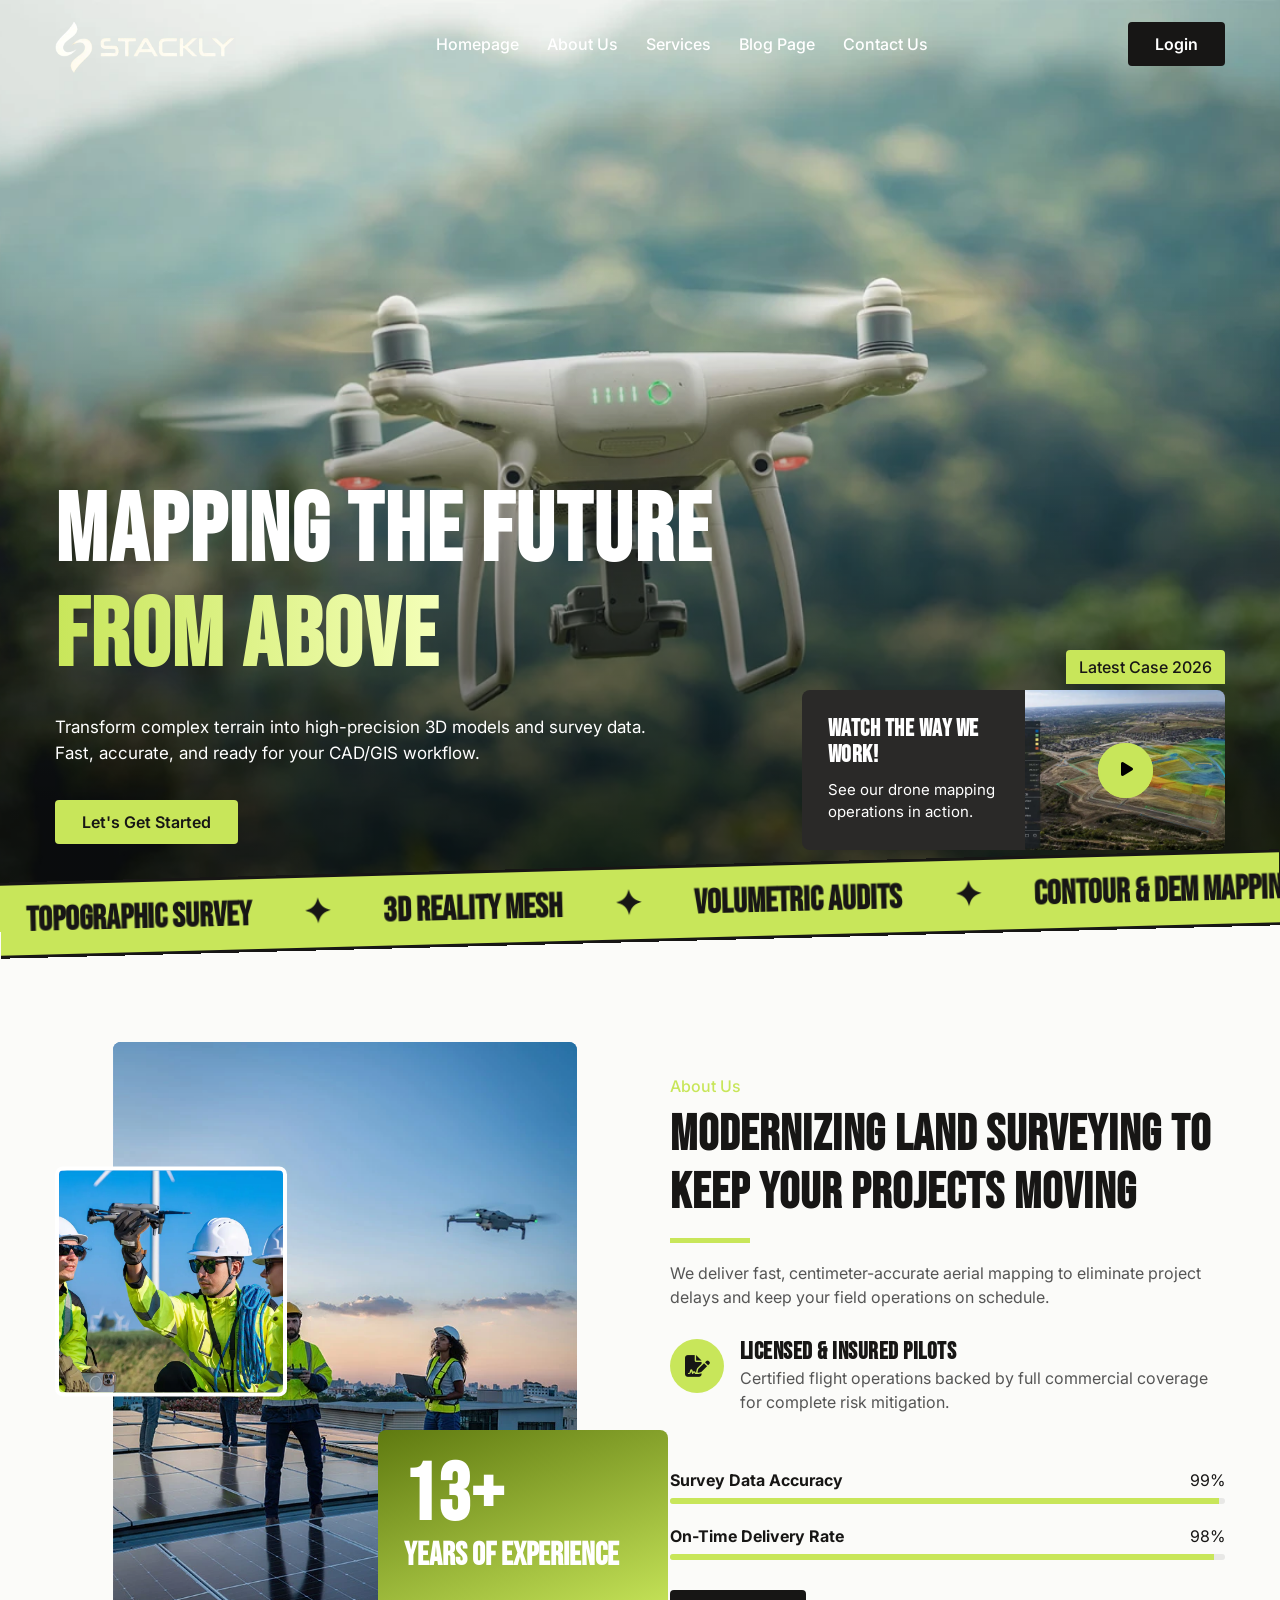
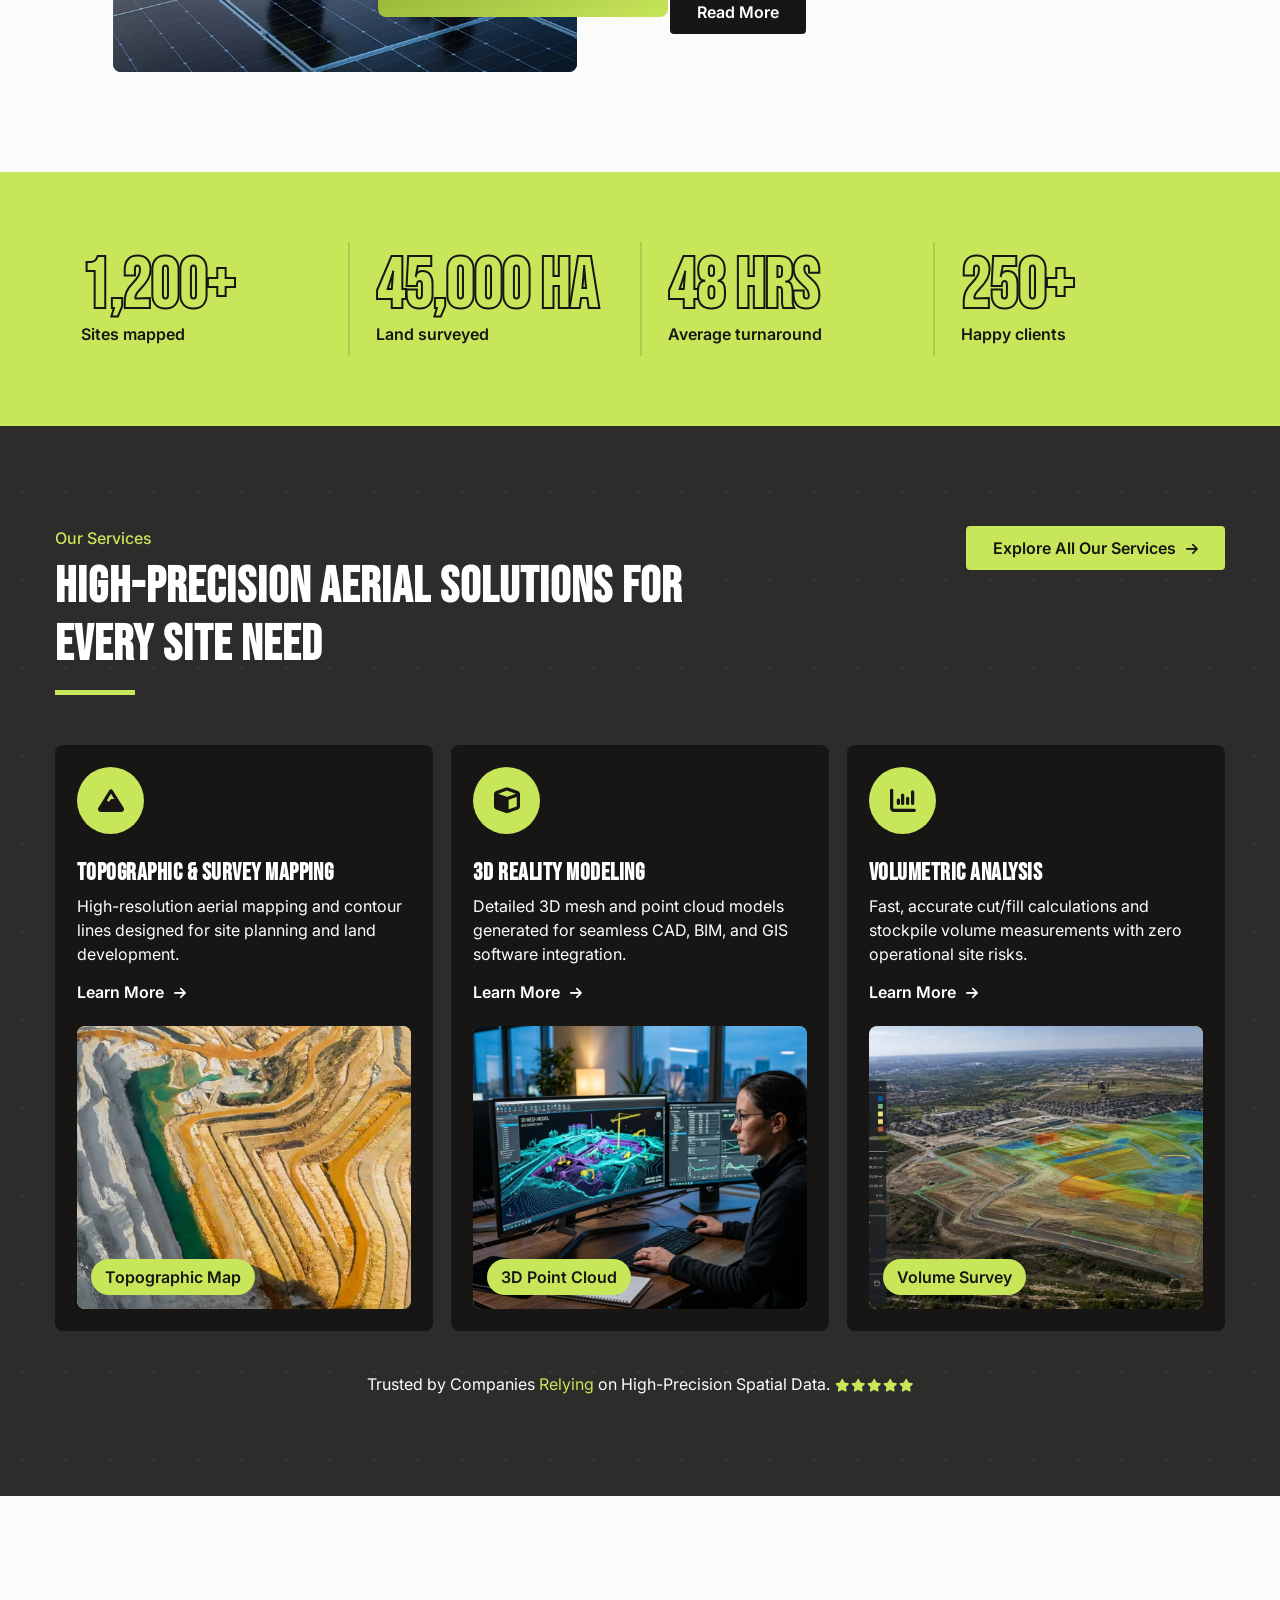
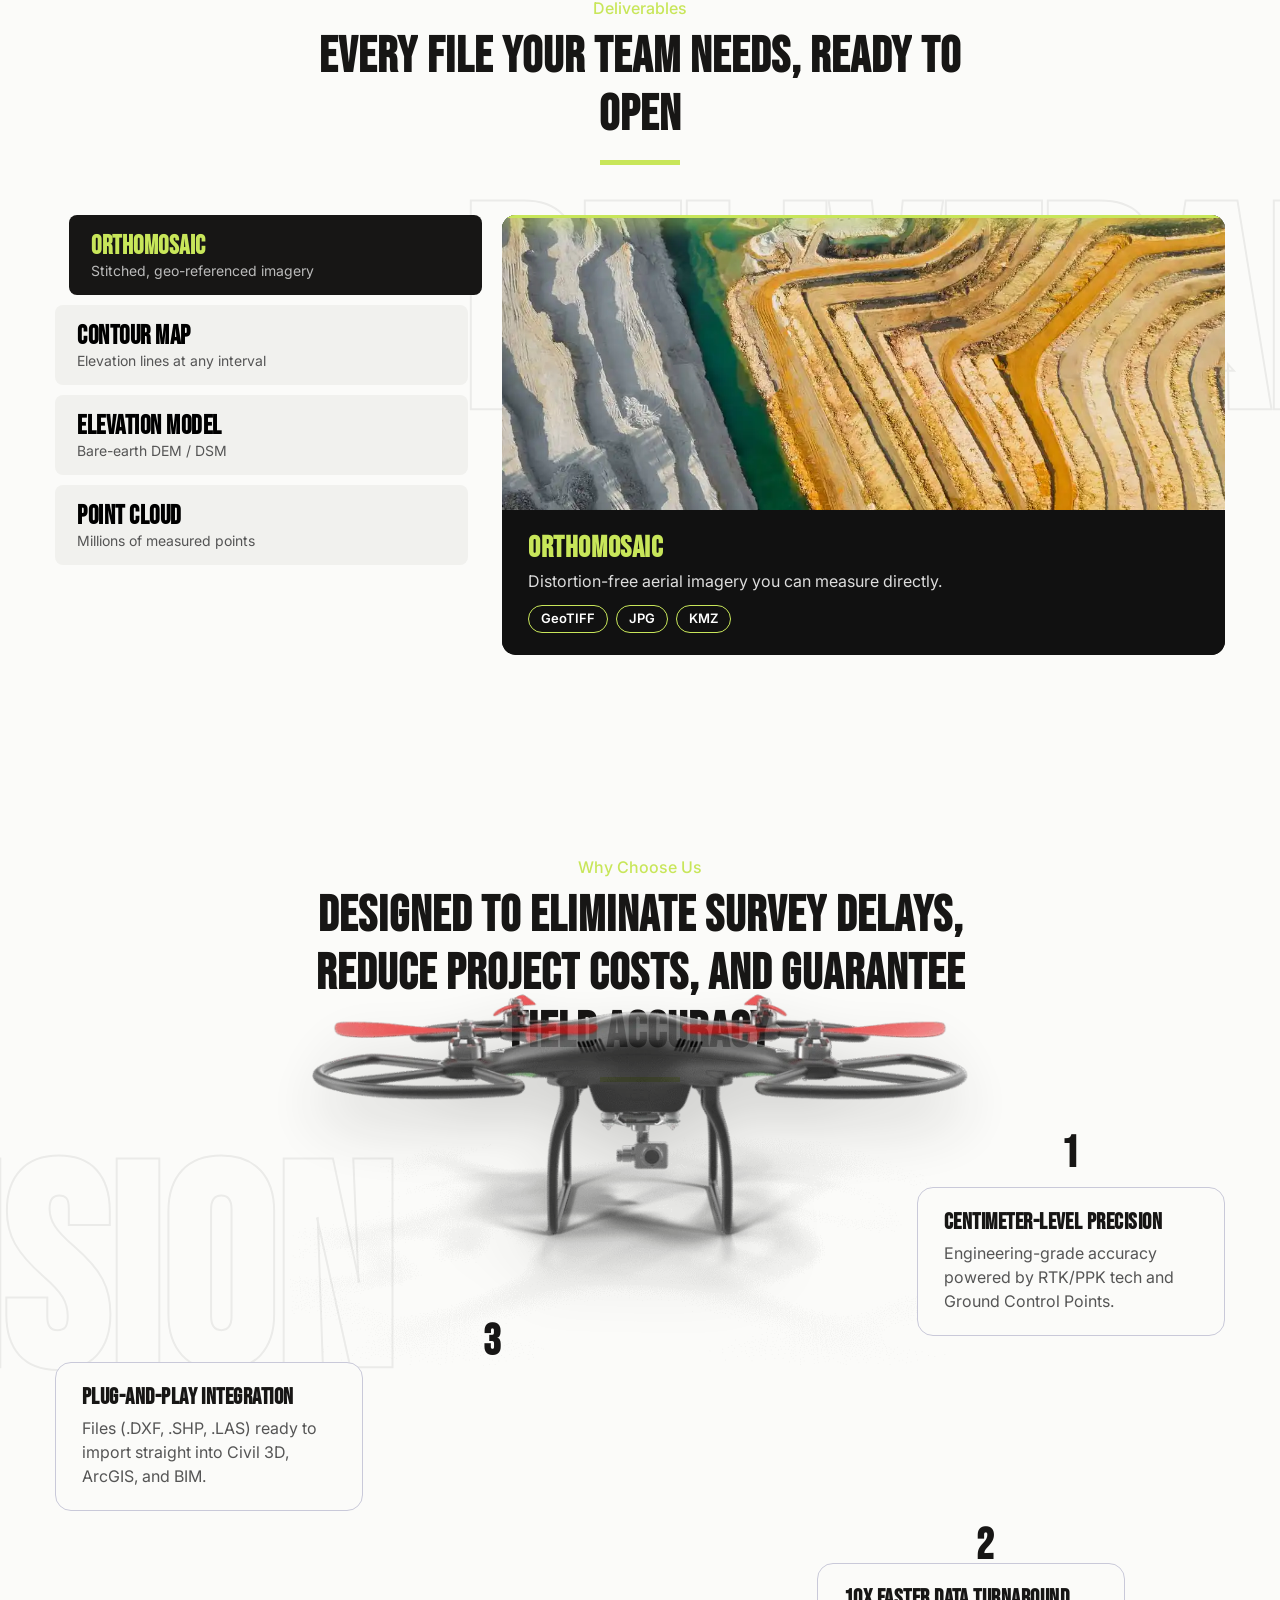
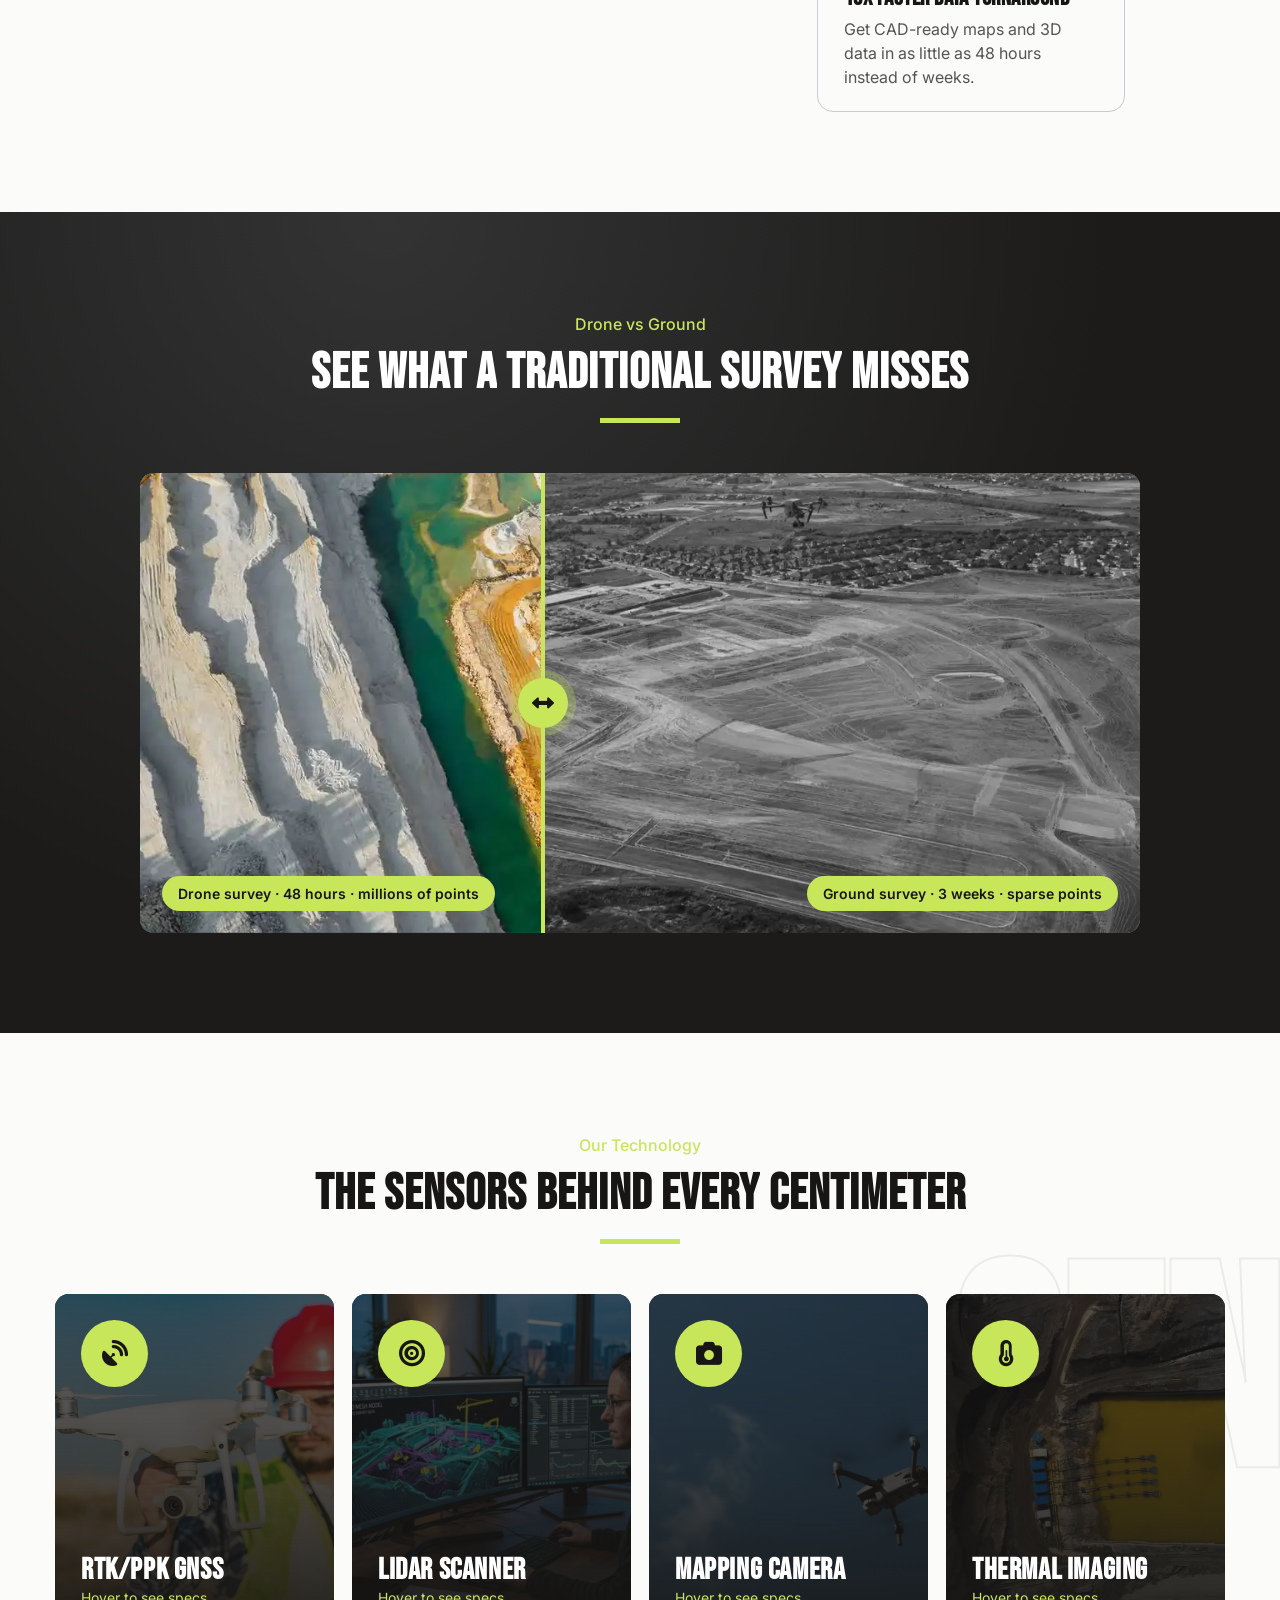
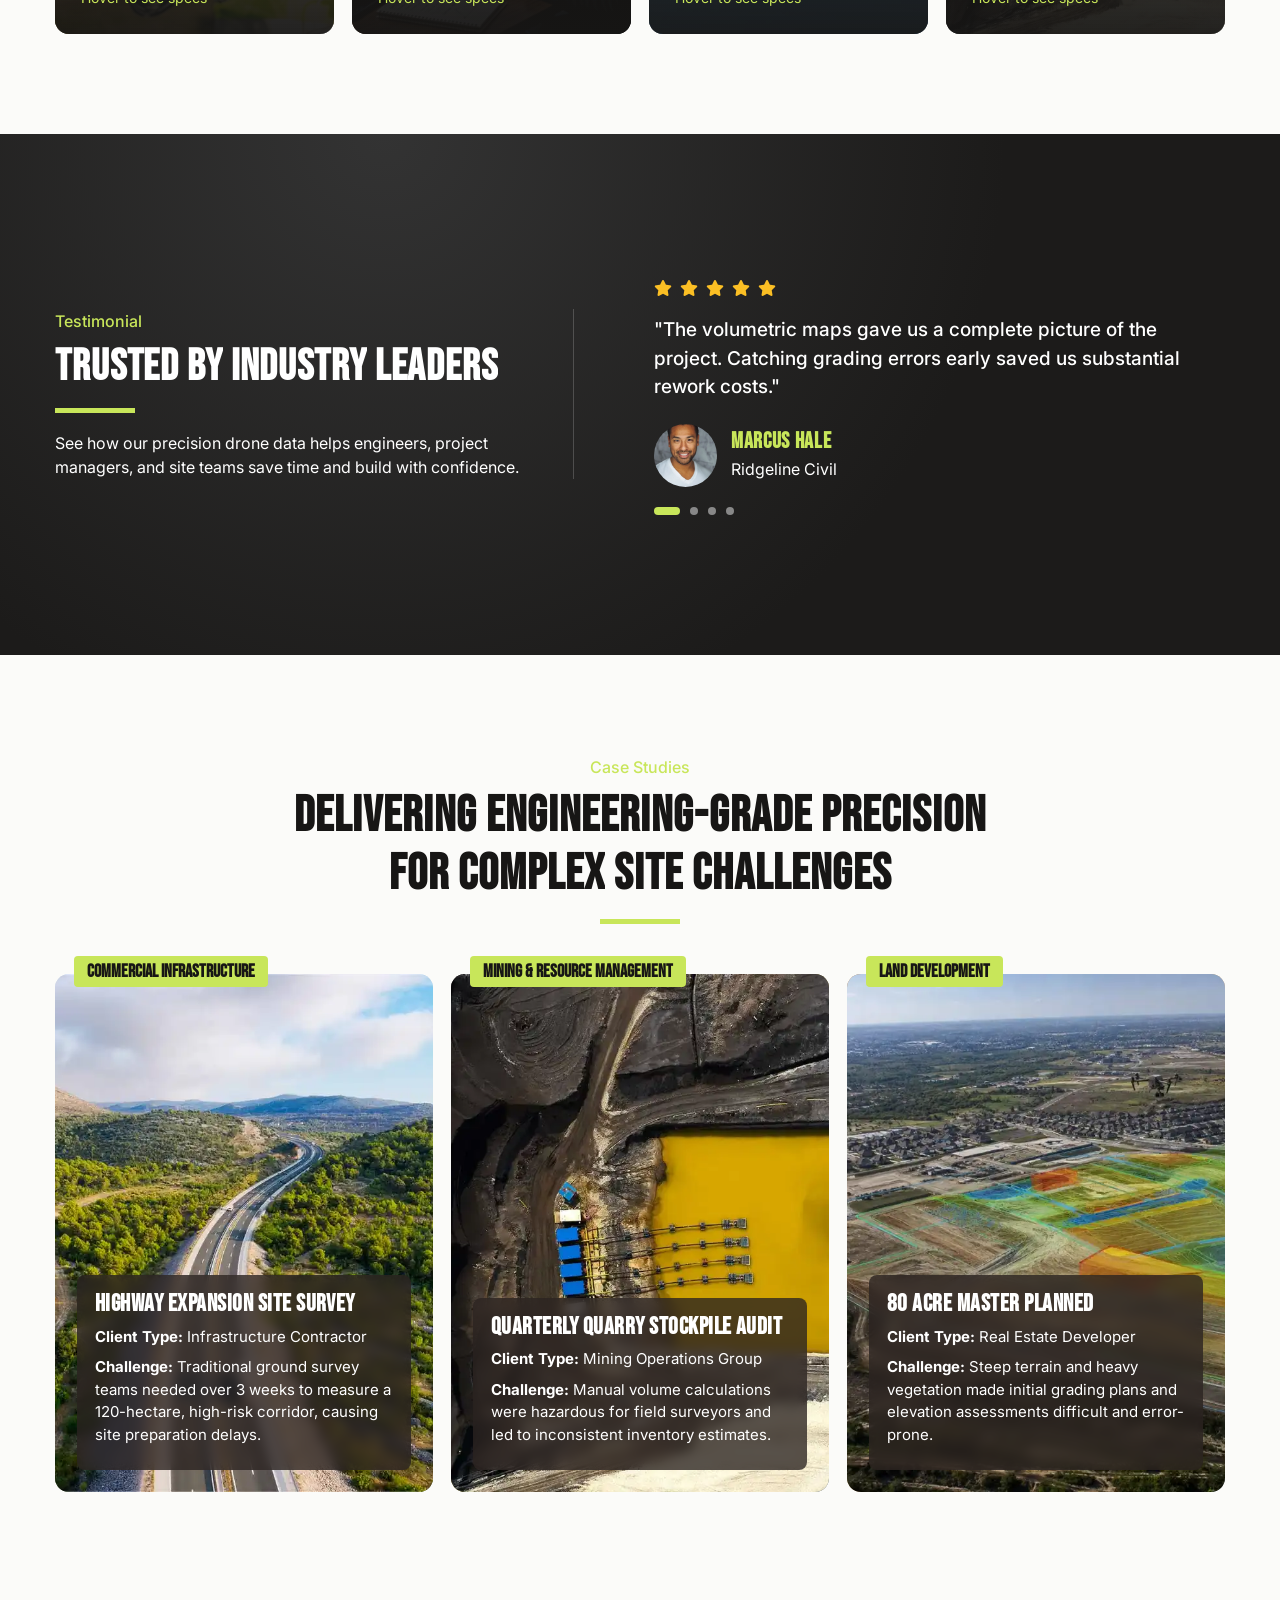
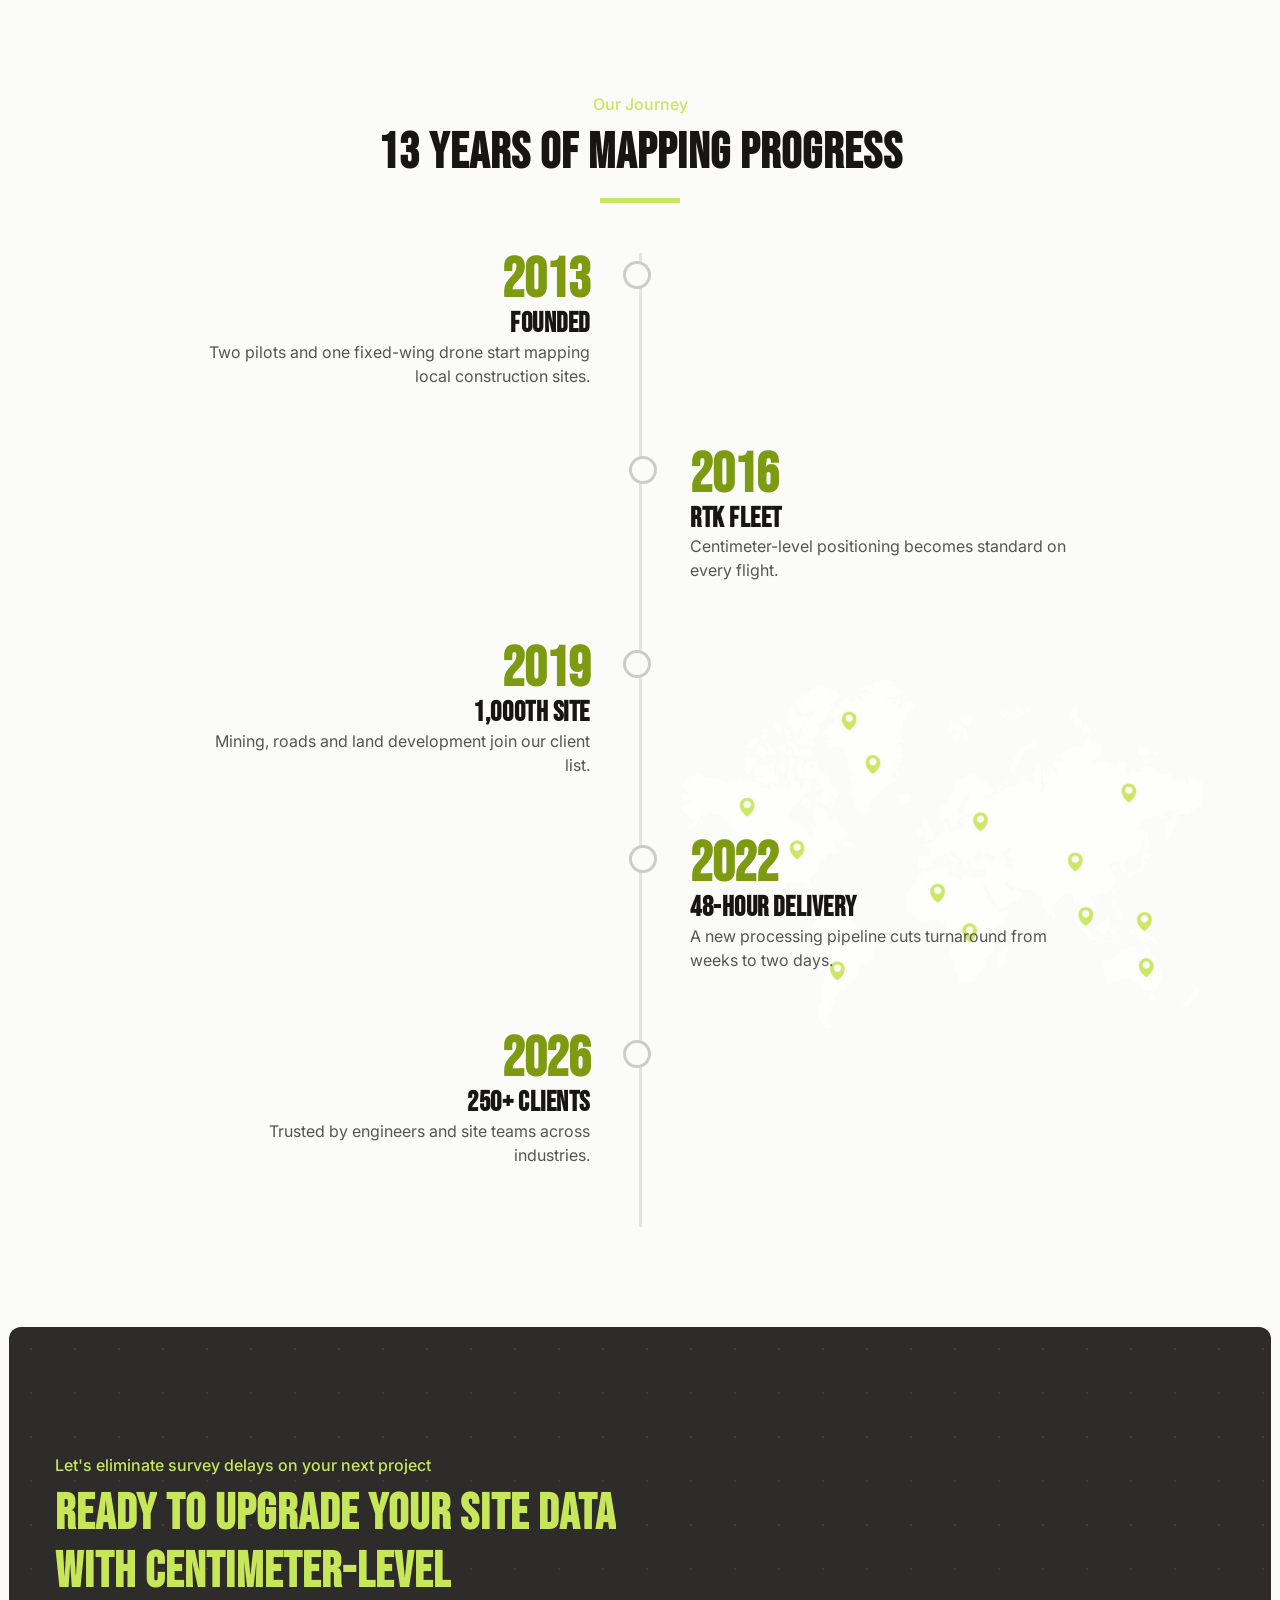
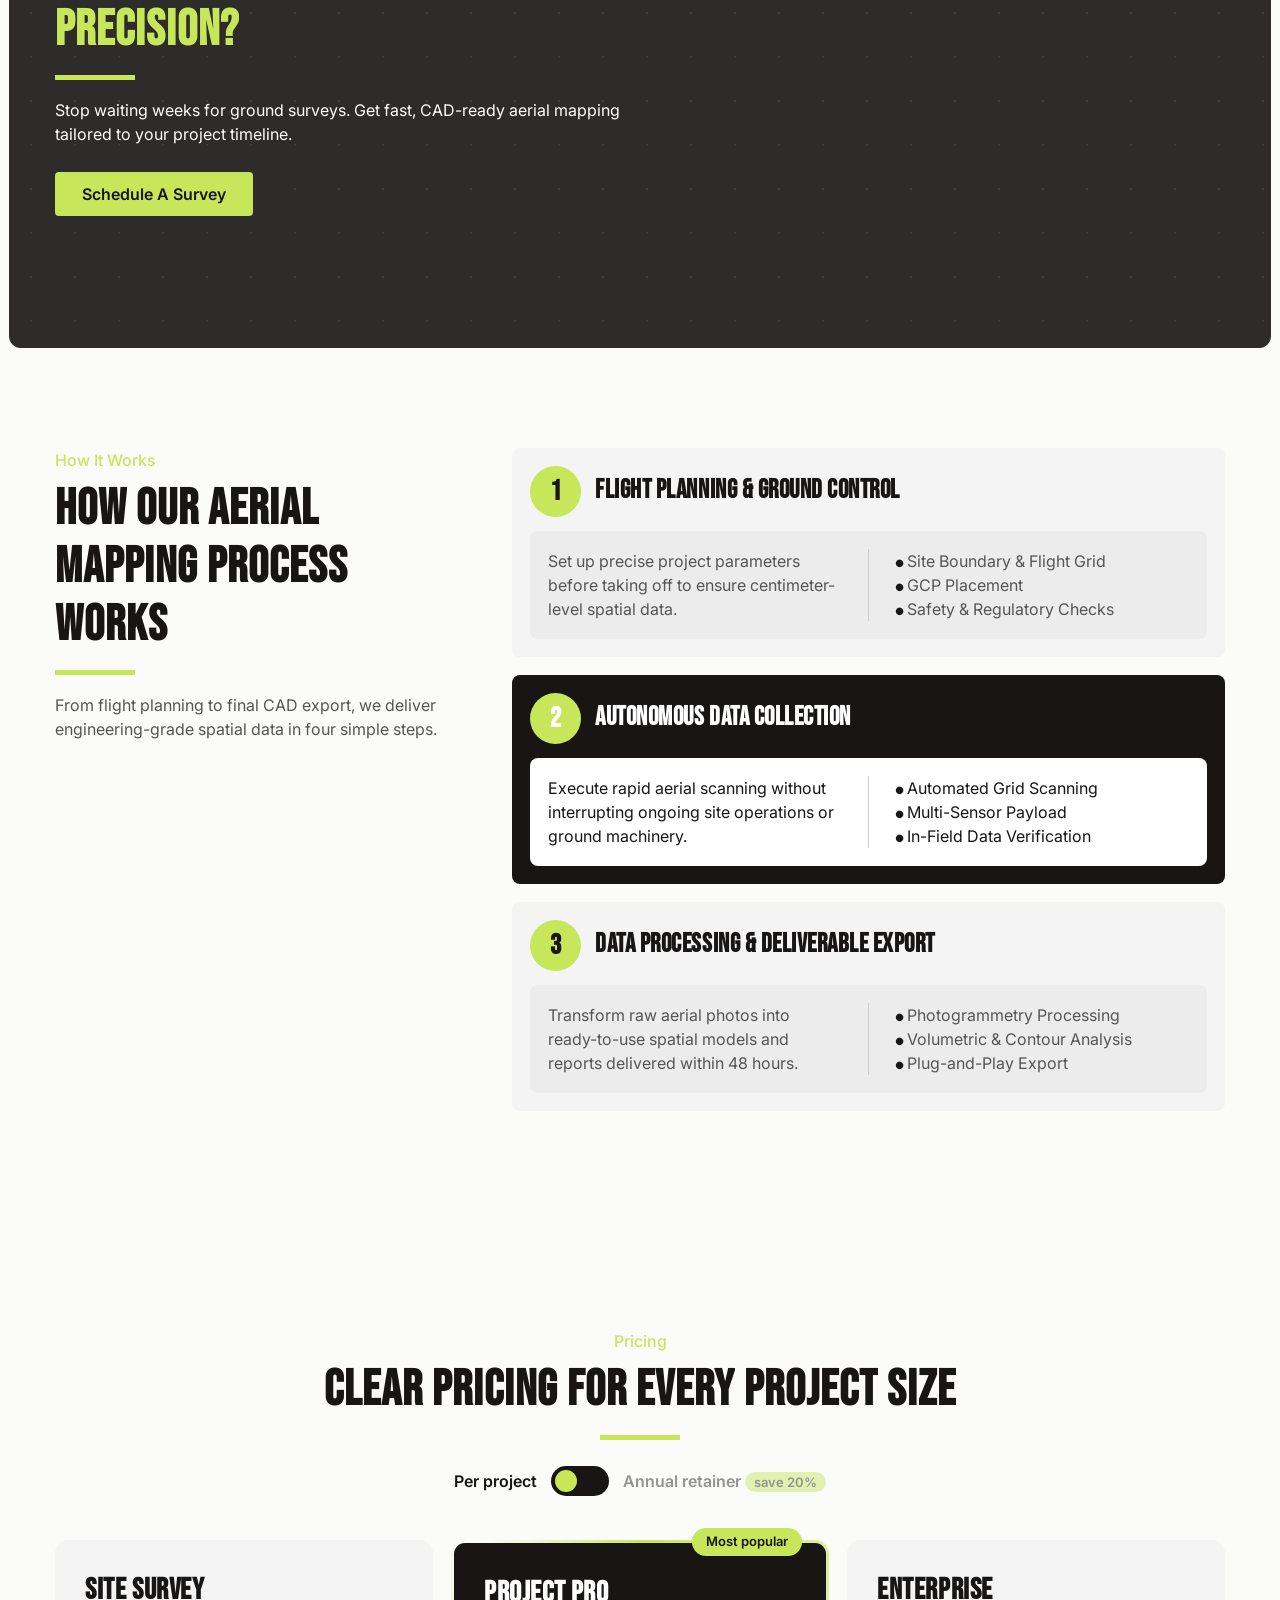
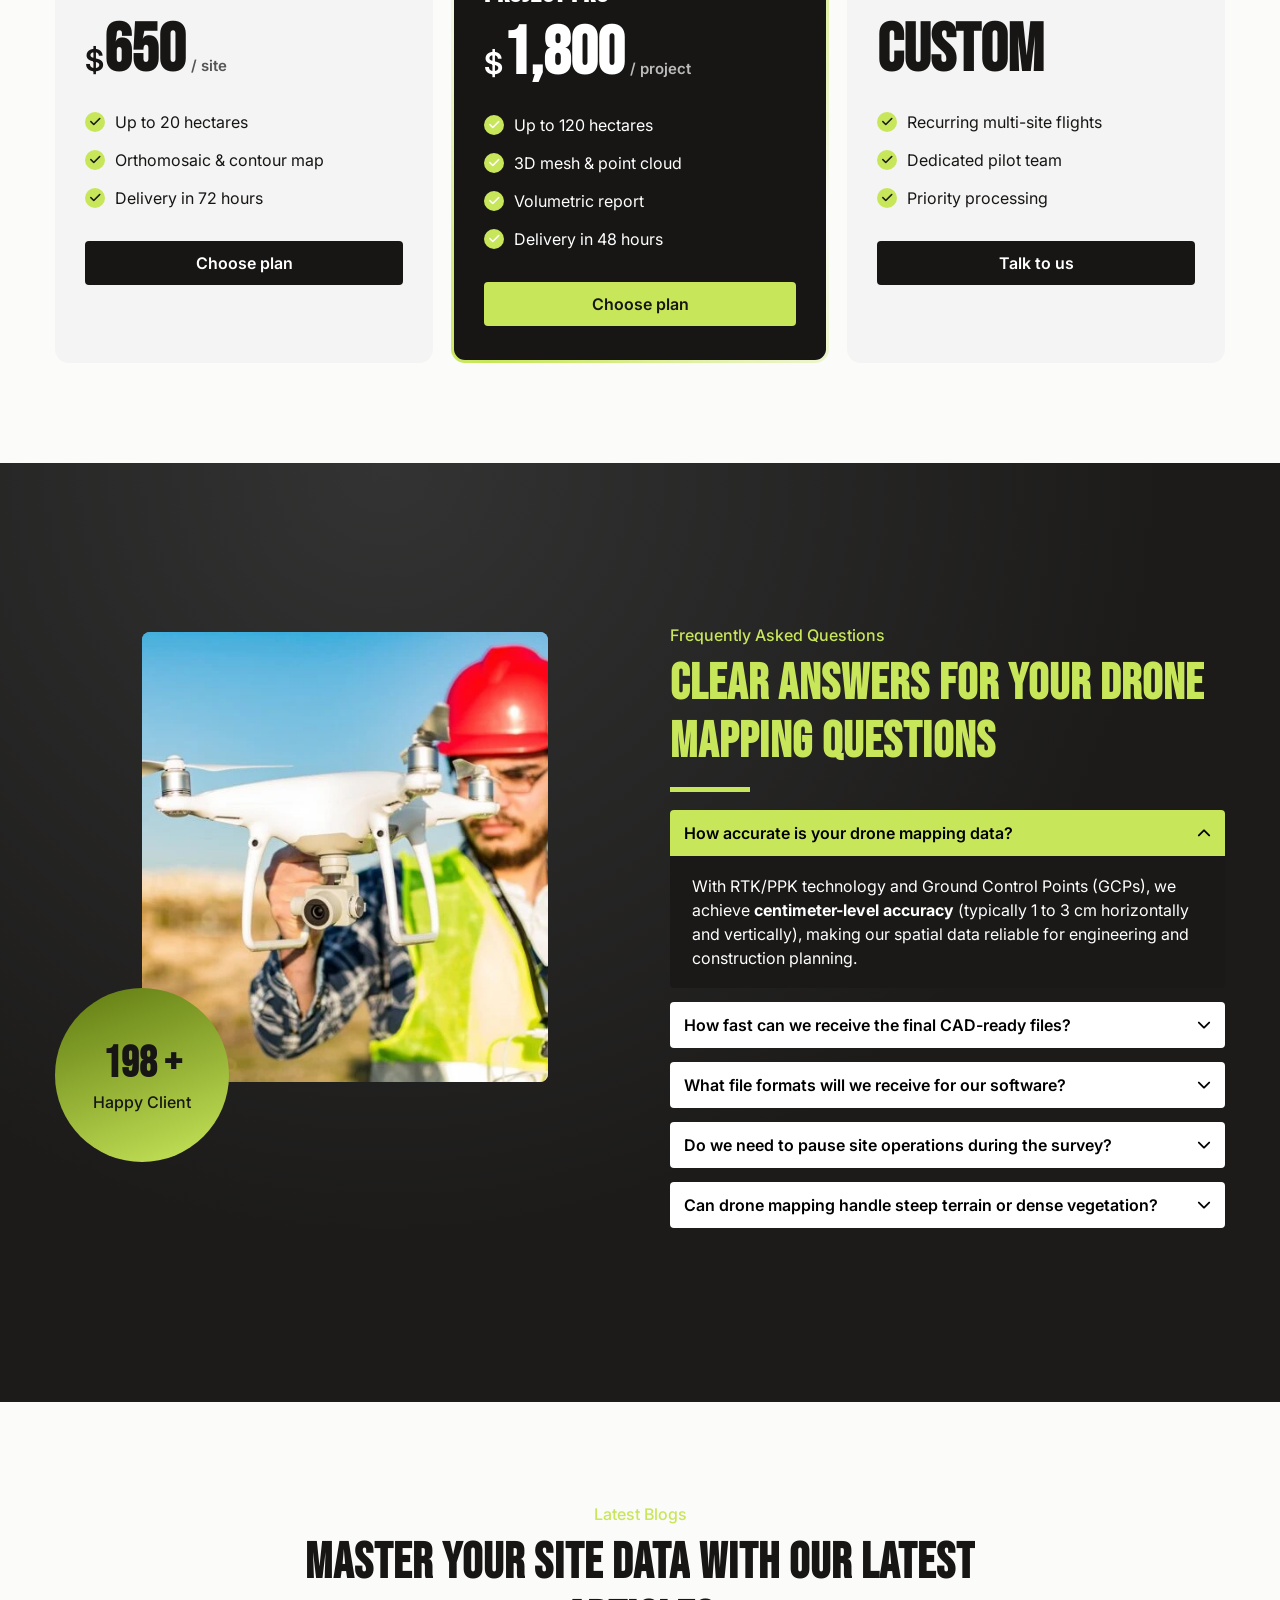
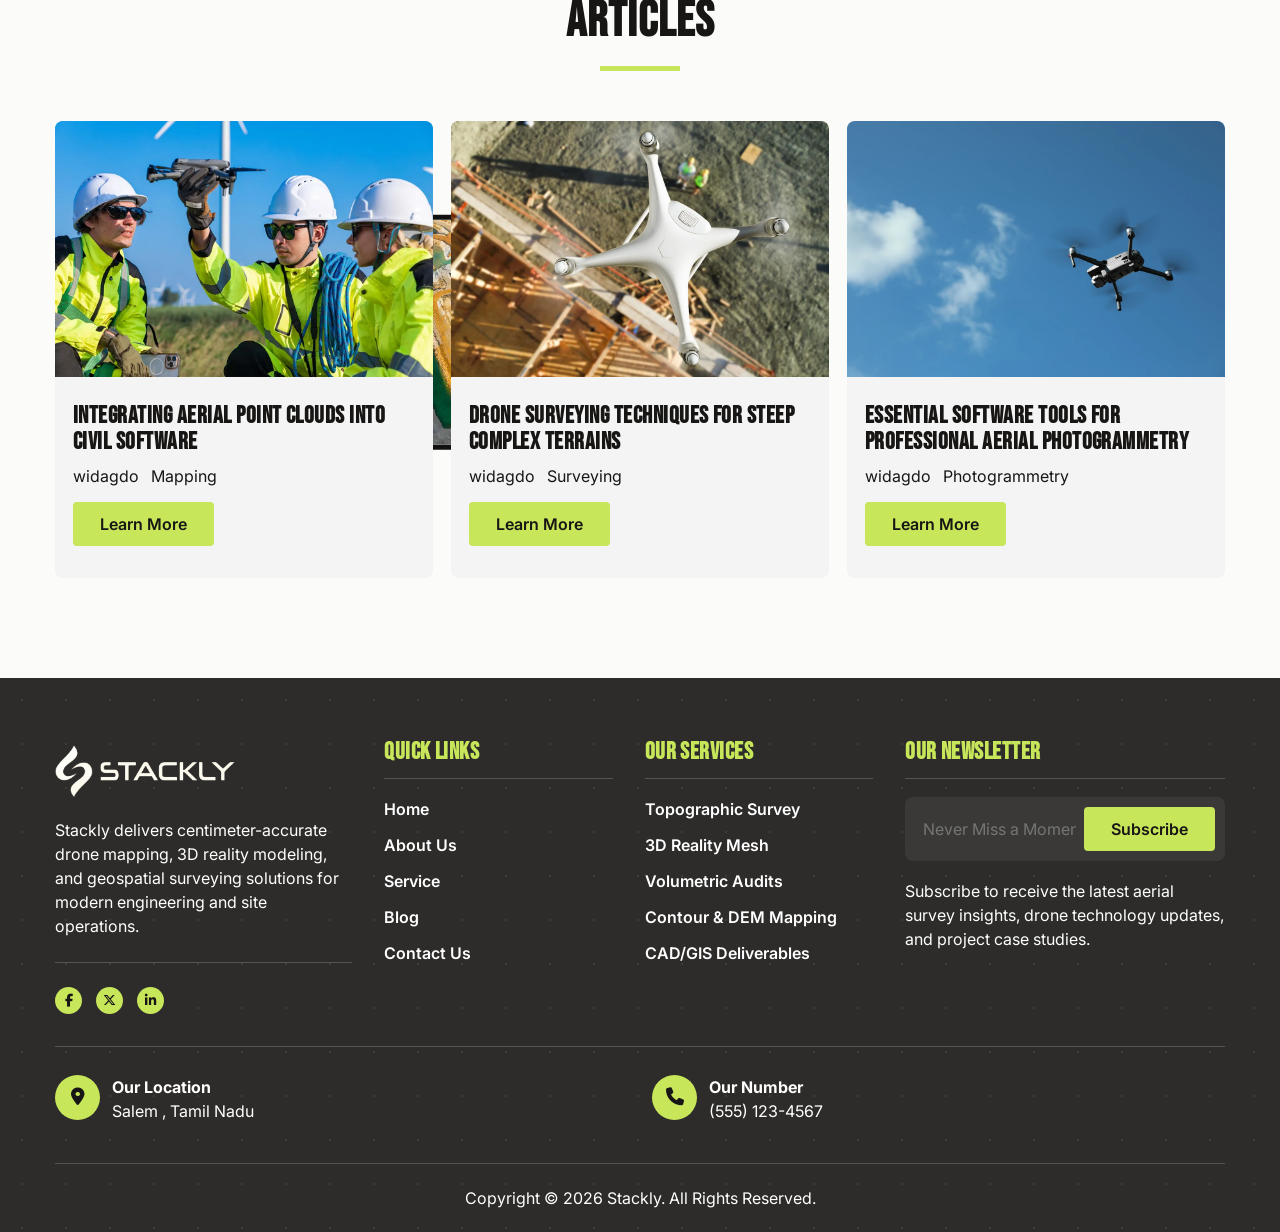
<file: index.html>
<!DOCTYPE html>
<html lang="en">

<head>
  <meta charset="UTF-8">
  <meta name="viewport" content="width=device-width, initial-scale=1">
  <title>Stackly – Drone Mapping & Aerial Surveying</title>
  <link rel="preconnect" href="https://fonts.googleapis.com">
  <link href="https://fonts.googleapis.com/css2?family=Bebas+Neue&family=Inter:wght@400;500;600&display=swap"
    rel="stylesheet">
  <link rel="stylesheet" href="https://cdnjs.cloudflare.com/ajax/libs/font-awesome/6.5.2/css/all.min.css">
  <link rel="stylesheet" href="style.css">
</head>

<body>
  <div id="pre" aria-hidden="true">
    <div class="pl-logo" data-t="✦ Stackly">✦ Stackly</div>
  </div>
  <header class="nav">
    <div class="wrap nav-in">
      <a href="./index.html" class="logo"><img src="./logo/Untitled design (1)-compressed_11zon.webp" alt=""></a>
      <button class="burger" aria-label="Menu"><i class="fa-solid fa-bars"></i></button>
      <nav class="menu">
        <a href="./index.html">Homepage</a><a href="./about.html">About Us </a><a href="./service.html">Services</a>
        <a href="./blog.html">Blog Page </a><a href="./contact.html">Contact Us</a>
         <a href="./login.html" class="btn lime" id="mobile-login" style="width:fit-content;">Login</a>
      </nav>
      <a href="./login.html" class="btn dark">Login</a>
    </div>
  </header>

  <section class="hero ph-hero">
    <div class="wrap hero-in">
      <div>
        <h1>Mapping the future<br><span>from above</span></h1>
        <p>Transform complex terrain into high-precision 3D models and survey data. Fast, accurate, and ready for your
          CAD/GIS workflow.</p>
        <a href="./contact.html" class="btn lime">Let's Get Started</a>
      </div>
      <div class="watch"><b class="tag">Latest Case 2026</b>
        <div>
          <h3>Watch the way we work!</h3>
          <p>See our drone mapping operations in action.</p>
        </div>
        <div class="ph vid">
          <img src="./aerial%20view%20lands/06933247-e378-4c4a-9e70-4e19dfe5c025-2026-09-21-1-compressed.webp"
            alt="Drone mapping operation">
          <button class="play" aria-label="Play"><i class="fa-solid fa-play"></i></button>
        </div>
      </div>
    </div>
  </section>

  <div class="marq" aria-hidden="true">
    <div class="marq-t"><span>Topographic Survey</span><span>3D Reality Mesh</span><span>Volumetric
        Audits</span><span>Contour & DEM Mapping</span><span>CAD/GIS Deliverables</span><span>RTK / PPK Accuracy</span>
    </div>
  </div>
  <section class="sec" id="about">
    <div class="wrap about">
      <div class="collage">
        <div class="ph big"><img
            src="./drone%20with%20person/solar-panel-installers-inspecting-rooftop-with-dro-2026-03-24-07-53-06-utc-compressed.webp"
            alt="Aerial survey site"></div>
        <div class="ph small"><img
            src="./drone%20with%20person/wind-turbine-engineers-inspecting-drone-on-wind-fa-2026-03-24-08-59-23-utc-compressed.webp"
            alt="Drone in flight"></div>
        <div class="years"><strong>13+</strong><span>Years of experience</span></div>
      </div>
      <div>
        <p class="eyebrow">About Us</p>
        <h2>Modernizing land surveying to keep your projects moving</h2>
        <p class="muted">We deliver fast, centimeter-accurate aerial mapping to eliminate project delays and keep your
          field operations on schedule.</p>
        <div class="lic"><i class="ico"><i class="fa-solid fa-file-signature"></i></i>
          <div>
            <h4>Licensed & insured pilots</h4>
            <p class="muted">Certified flight operations backed by full commercial coverage for complete risk
              mitigation.</p>
          </div>
        </div>
        <div class="bar" data-v="99">
          <p><b>Survey Data Accuracy</b><span>99%</span></p>
          <div><i></i></div>
        </div>
        <div class="bar" data-v="98">
          <p><b>On-Time Delivery Rate</b><span>98%</span></p>
          <div><i></i></div>
        </div>
        <a href="./about.html" class="btn dark">Read More</a>
      </div>
    </div>
  </section>

  <section class="stats">
    <div class="wrap sgrid">
      <div><b data-c="1200" data-s="+">1,200+</b><span>Sites mapped</span></div>
      <div><b data-c="45000" data-s=" ha">45,000 ha</b><span>Land surveyed</span></div>
      <div><b data-c="48" data-s=" hrs">48 hrs</b><span>Average turnaround</span></div>
      <div><b data-c="250" data-s="+">250+</b><span>Happy clients</span></div>
    </div>
  </section>
  <section class="sec dark dots" id="services">
    <div class="wrap">
      <div class="head-row">
        <div>
          <p class="eyebrow">Our Services</p>
          <h2>High-precision aerial solutions for every site need</h2>
        </div>
        <a href="./service.html" class="btn lime">Explore All Our Services <i class="fa-solid fa-arrow-right"></i></a>
      </div>
      <div class="grid3">
        <article class="card"><i class="ico"><i class="fa-solid fa-mountain"></i></i>
          <h3>Topographic & Survey Mapping</h3>
          <p>High-resolution aerial mapping and contour lines designed for site planning and land development.</p><a
            href="./service.html">Learn More <i class="fa-solid fa-arrow-right"></i></a>
          <div class="ph a"><img
              src="./aerial%20view%20lands/aerial-view-of-terraced-landscape-with-green-water-2026-03-19-10-22-33-utc-compressed.webp"
              alt="Topographic map"><span class="pill">Topographic Map</span></div>
        </article>
        <article class="card"><i class="ico"><i class="fa-solid fa-cube"></i></i>
          <h3>3D Reality Modeling</h3>
          <p>Detailed 3D mesh and point cloud models generated for seamless CAD, BIM, and GIS software integration.</p>
          <a href="./service.html">Learn More <i class="fa-solid fa-arrow-right"></i></a>
          <div class="ph b"><img src="./components/06933247-e378-4c4a-9e70-4e19dfe5c025-2026-09-21-compressed.webp"
              alt="3D point cloud"><span class="pill">3D Point Cloud</span></div>
        </article>
        <article class="card"><i class="ico"><i class="fa-solid fa-chart-column"></i></i>
          <h3>Volumetric Analysis</h3>
          <p>Fast, accurate cut/fill calculations and stockpile volume measurements with zero operational site risks.
          </p><a href="./service.html">Learn More <i class="fa-solid fa-arrow-right"></i></a>
          <div class="ph c"><img
              src="./aerial%20view%20lands/06933247-e378-4c4a-9e70-4e19dfe5c025-2026-09-21-1-compressed.webp"
              alt="Volume survey"><span class="pill">Volume Survey</span></div>
        </article>
      </div>
      <p class="trust">Trusted by Companies <em>Relying</em> on High-Precision Spatial Data. <em><i
            class="fa-solid fa-star"></i><i class="fa-solid fa-star"></i><i class="fa-solid fa-star"></i><i
            class="fa-solid fa-star"></i><i class="fa-solid fa-star"></i></em></p>
    </div>
  </section>

  <section class="sec" id="deliver">
    <div class="wrap center">
      <p class="eyebrow">Deliverables</p>
      <h2>Every file your team needs, ready to open</h2>
      <div class="dl">
        <div class="dl-tabs" role="tablist">
          <button class="on" role="tab" aria-selected="true">Orthomosaic<small>Stitched, geo-referenced
              imagery</small></button>
          <button role="tab">Contour Map<small>Elevation lines at any interval</small></button>
          <button role="tab">Elevation Model<small>Bare-earth DEM / DSM</small></button>
          <button role="tab">Point Cloud<small>Millions of measured points</small></button>
        </div>
        <div class="dl-panel">
          <div class="tp on">
            <div class="art a1"><img
                src="./aerial%20view%20lands/aerial-view-of-terraced-landscape-with-green-water-2026-03-19-10-22-33-utc-compressed.webp"
                alt="Orthomosaic"></div>
            <div class="info">
              <h3>Orthomosaic</h3>
              <p>Distortion-free aerial imagery you can measure directly.</p>
              <div class="chips"><span>GeoTIFF</span><span>JPG</span><span>KMZ</span></div>
            </div>
          </div>
          <div class="tp">
            <div class="art a2"><img
                src="./aerial%20view%20lands/aerial-view-of-yellow-mining-waste-pools-2026-03-19-23-01-45-utc-compressed.webp"
                alt="Contour map"></div>
            <div class="info">
              <h3>Contour Map</h3>
              <p>Clean contour lines for grading, drainage and site planning.</p>
              <div class="chips"><span>DXF</span><span>DWG</span><span>SHP</span></div>
            </div>
          </div>
          <div class="tp">
            <div class="art a3"><img
                src="./aerial%20view%20lands/highway-passes-through-landscape-of-mountains-and-2026-03-19-23-09-55-utc-compressed.webp"
                alt="Elevation model"></div>
            <div class="info">
              <h3>Elevation Model</h3>
              <p>Color-coded terrain surfaces for cut/fill and slope analysis.</p>
              <div class="chips"><span>GeoTIFF</span><span>ASC</span><span>XYZ</span></div>
            </div>
          </div>
          <div class="tp">
            <div class="art a4"><img src="./components/06933247-e378-4c4a-9e70-4e19dfe5c025-2026-09-21-compressed.webp"
                alt="Point cloud"></div>
            <div class="info">
              <h3>Point Cloud</h3>
              <p>Dense 3D data that drops straight into Civil 3D and BIM.</p>
              <div class="chips"><span>LAS</span><span>LAZ</span><span>E57</span></div>
            </div>
          </div>
        </div>
      </div>
    </div>
  </section>
  <section class="sec" id="why">
    <div class="wrap center">
      <p class="eyebrow">Why Choose Us</p>
      <h2>Designed to eliminate survey delays, reduce project costs, and guarantee field accuracy</h2>
      <div class="why">
        <div class="drone"><img src="./drones/Mapping-Drone-768x474-compressed.webp" alt="Survey drone"></div>
        <div class="fbox f1"><span class="n">1</span>
          <h4>Centimeter-level precision</h4>
          <p>Engineering-grade accuracy powered by RTK/PPK tech and Ground Control Points.</p>
        </div>
        <div class="fbox f2"><span class="n">2</span>
          <h4>10x faster data turnaround</h4>
          <p>Get CAD-ready maps and 3D data in as little as 48 hours instead of weeks.</p>
        </div>
        <div class="fbox f3"><span class="n">3</span>
          <h4>Plug-and-play integration</h4>
          <p>Files (.DXF, .SHP, .LAS) ready to import straight into Civil 3D, ArcGIS, and BIM.</p>
        </div>
      </div>
    </div>
  </section>

  <section class="sec dark grad" id="compare">
    <div class="wrap center">
      <p class="eyebrow">Drone vs Ground</p>
      <h2>See what a traditional survey misses</h2>
      <div class="cmp">
        <div class="ly g"><img
            src="./aerial view lands/06933247-e378-4c4a-9e70-4e19dfe5c025-2026-09-21-1-compressed.webp"
            alt="Ground survey"><span class="chip">Ground survey · 3 weeks · sparse points</span></div>
        <div class="ly d"><img
            src="./aerial%20view%20lands/aerial-view-of-terraced-landscape-with-green-water-2026-03-19-10-22-33-utc-compressed.webp"
            alt="Drone survey"><span class="chip">Drone survey · 48 hours · millions of points</span></div>
        <div class="hd"></div><input type="range" min="0" max="100" value="50"
          aria-label="Compare ground survey and drone survey">
      </div>
    </div>
  </section>
  <section class="sec" id="tech">
    <div class="wrap center">
      <p class="eyebrow">Our Technology</p>
      <h2>The sensors behind every centimeter</h2>
      <div class="flips">
        <div class="fw" tabindex="0">
          <div class="fi">
            <div class="ff"><img class="fimg"
                src="./drone%20with%20person/man-holds-drone-in-field-with-safety-gear-2026-03-18-16-18-51-utc-768x512-compressed.webp"
                alt="RTK/PPK GNSS"><i class="ico"><i class="fa-solid fa-satellite-dish"></i></i>
              <div>
                <h3>RTK/PPK GNSS</h3>
                <p>Hover to see specs</p>
              </div>
            </div>
            <div class="fb">
              <h3>RTK/PPK GNSS</h3>
              <ul>
                <li>1–3 cm positioning</li>
                <li>Multi-constellation</li>
                <li>Base station + rover</li>
              </ul>
            </div>
          </div>
        </div>
        <div class="fw" tabindex="0">
          <div class="fi">
            <div class="ff"><img class="fimg"
                src="./components/06933247-e378-4c4a-9e70-4e19dfe5c025-2026-09-21-compressed.webp"
                alt="LiDAR scanner"><i class="ico"><i class="fa-solid fa-bullseye"></i></i>
              <div>
                <h3>LiDAR Scanner</h3>
                <p>Hover to see specs</p>
              </div>
            </div>
            <div class="fb">
              <h3>LiDAR Scanner</h3>
              <ul>
                <li>Multiple returns per pulse</li>
                <li>Sees through vegetation</li>
                <li>Bare-earth models</li>
              </ul>
            </div>
          </div>
        </div>
        <div class="fw" tabindex="0">
          <div class="fi">
            <div class="ff"><img class="fimg"
                src="./drones/drone-flying-in-a-blue-sky-with-clouds-2026-03-27-01-41-57-utc-compressed.webp"
                alt="Mapping camera"><i class="ico"><i class="fa-solid fa-camera"></i></i>
              <div>
                <h3>Mapping Camera</h3>
                <p>Hover to see specs</p>
              </div>
            </div>
            <div class="fb">
              <h3>Mapping Camera</h3>
              <ul>
                <li>20 MP global shutter</li>
                <li>2 cm ground sampling</li>
                <li>Automated grid flights</li>
              </ul>
            </div>
          </div>
        </div>
        <div class="fw" tabindex="0">
          <div class="fi">
            <div class="ff"><img class="fimg"
                src="./aerial%20view%20lands/aerial-view-of-yellow-mining-waste-pools-2026-03-19-23-01-45-utc-compressed.webp"
                alt="Thermal imaging"><i class="ico"><i class="fa-solid fa-temperature-half"></i></i>
              <div>
                <h3>Thermal Imaging</h3>
                <p>Hover to see specs</p>
              </div>
            </div>
            <div class="fb">
              <h3>Thermal Imaging</h3>
              <ul>
                <li>Radiometric data</li>
                <li>Works in low light</li>
                <li>Solar &amp; asset inspection</li>
              </ul>
            </div>
          </div>
        </div>
      </div>
    </div>
  </section>
  <section class="sec dark grad" id="testi">
    <div class="wrap testi">
      <div>
        <p class="eyebrow">Testimonial</p>
        <h2>Trusted by industry leaders</h2>
        <p>See how our precision drone data helps engineers, project managers, and site teams save time and build with
          confidence.</p>
      </div>
      <div class="slider">
        <div class="track">
          <blockquote>
            <div class="stars"><i class="fa-solid fa-star"></i><i class="fa-solid fa-star"></i><i
                class="fa-solid fa-star"></i><i class="fa-solid fa-star"></i><i class="fa-solid fa-star"></i></div>
            <p>"The volumetric maps gave us a complete picture of the project. Catching grading errors early saved us
              substantial rework costs."</p>
            <footer><i class="av"><img src="./persons/image7-compressed.webp" alt="Marcus Hale"></i>
              <div><b>Marcus Hale</b><span>Ridgeline Civil</span></div>
            </footer>
          </blockquote>
          <blockquote>
            <div class="stars"><i class="fa-solid fa-star"></i><i class="fa-solid fa-star"></i><i
                class="fa-solid fa-star"></i><i class="fa-solid fa-star"></i><i class="fa-solid fa-star"></i></div>
            <p>"Their team is fast, fully certified, and incredibly precise. The 3D models allowed our architects to
              import directly into our BIM workflow."</p>
            <footer><i class="av"><img src="./persons/image8-compressed.webp" alt="Priya Nair"></i>
              <div><b>Priya Nair</b><span>Horizon Estates</span></div>
            </footer>
          </blockquote>
          <blockquote>
            <div class="stars"><i class="fa-solid fa-star"></i><i class="fa-solid fa-star"></i><i
                class="fa-solid fa-star"></i><i class="fa-solid fa-star"></i><i class="fa-solid fa-star"></i></div>
            <p>"Stockpile audits that took days now take an afternoon, with numbers we can actually trust. Highly
              recommended for large sites."</p>
            <footer><i class="av"><img src="./persons/image9-compressed.webp" alt="Daniel Ortiz"></i>
              <div><b>Daniel Ortiz</b><span>Summit Aggregates</span></div>
            </footer>
          </blockquote>
          <blockquote>
            <div class="stars"><i class="fa-solid fa-star"></i><i class="fa-solid fa-star"></i><i
                class="fa-solid fa-star"></i><i class="fa-solid fa-star"></i><i class="fa-solid fa-star"></i></div>
            <p>"Their team is fast, fully certified, and incredibly precise. Deliverables landed in 48 hours, ready for
              our CAD team."</p>
            <footer><i class="av"><img src="./persons/image10-compressed.webp" alt="Elena Rostova"></i>
              <div><b>Elena Rostova</b><span>Vanguard Builders</span></div>
            </footer>
          </blockquote>
        </div>
        <div class="dotsnav"></div>
      </div>
    </div>
  </section>

  <section class="sec" id="cases">
    <div class="wrap center">
      <p class="eyebrow">Case Studies</p>
      <h2>Delivering engineering-grade precision for complex site challenges</h2>
      <div class="grid3 left">
        <article class="case ph d"><img
            src="./aerial%20view%20lands/highway-passes-through-landscape-of-mountains-and-2026-03-19-23-09-55-utc-compressed.webp"
            alt="Highway expansion site"><b class="tag">Commercial Infrastructure</b>
          <div class="cap">
            <h3>Highway Expansion Site Survey</h3>
            <p><b>Client Type:</b> Infrastructure Contractor</p>
            <p><b>Challenge:</b> Traditional ground survey teams needed over 3 weeks to measure a 120-hectare, high-risk
              corridor, causing site preparation delays.</p>
          </div>
        </article>
        <article class="case ph e"><img
            src="./aerial%20view%20lands/aerial-view-of-yellow-mining-waste-pools-2026-03-19-23-01-45-utc-compressed.webp"
            alt="Quarry stockpile"><b class="tag">Mining & Resource Management</b>
          <div class="cap">
            <h3>Quarterly Quarry Stockpile Audit</h3>
            <p><b>Client Type:</b> Mining Operations Group</p>
            <p><b>Challenge:</b> Manual volume calculations were hazardous for field surveyors and led to inconsistent
              inventory estimates.</p>
          </div>
        </article>
        <article class="case ph g"><img
            src="./aerial%20view%20lands/06933247-e378-4c4a-9e70-4e19dfe5c025-2026-09-21-1-compressed.webp"
            alt="Land development site"><b class="tag">Land Development</b>
          <div class="cap">
            <h3>80 Acre Master Planned</h3>
            <p><b>Client Type:</b> Real Estate Developer</p>
            <p><b>Challenge:</b> Steep terrain and heavy vegetation made initial grading plans and elevation assessments
              difficult and error-prone.</p>
          </div>
        </article>
      </div>
    </div>
  </section>

  <section class="sec" id="story">
    <div class="wrap center">
      <p class="eyebrow">Our Journey</p>
      <h2>13 years of mapping progress</h2>
      <div class="tl">
        <div class="tl-item"><b>2013</b>
          <h3>Founded</h3>
          <p>Two pilots and one fixed-wing drone start mapping local construction sites.</p>
        </div>
        <div class="tl-item"><b>2016</b>
          <h3>RTK fleet</h3>
          <p>Centimeter-level positioning becomes standard on every flight.</p>
        </div>
        <div class="tl-item"><b>2019</b>
          <h3>1,000th site</h3>
          <p>Mining, roads and land development join our client list.</p>
        </div>
        <div class="tl-item"><b>2022</b>
          <h3>48-hour delivery</h3>
          <p>A new processing pipeline cuts turnaround from weeks to two days.</p>
        </div>
        <div class="tl-item"><b>2026</b>
          <h3>250+ clients</h3>
          <p>Trusted by engineers and site teams across industries.</p>
        </div>
      </div>
    </div>
  </section>
  <section class="cta dark dots" id="contact">
    <div class="wrap cta-in">
      <div>
        <p class="eyebrow">Let's eliminate survey delays on your next project</p>
        <h2>Ready to upgrade your site data with <span>centimeter-level</span> precision?</h2>
        <p>Stop waiting weeks for ground surveys. Get fast, CAD-ready aerial mapping tailored to your project timeline.
        </p><a href="./about.html" class="btn lime">Schedule A Survey</a>
      </div>
      <div class="map"><img src="./map/Globe-768x512-compressed.webp" alt=""></div>
    </div>
  </section>

  <section class="sec">
    <div class="wrap how">
      <div>
        <p class="eyebrow">How It Works</p>
        <h2>How our aerial mapping process works</h2>
        <p class="muted">From flight planning to final CAD export, we deliver engineering-grade spatial data in four
          simple steps.</p>
      </div>
      <div class="steps">
        <div class="step open">
          <div class="sh"><i>1</i>
            <h3>Flight planning & ground control</h3>
          </div>
          <div class="sb">
            <p>Set up precise project parameters before taking off to ensure centimeter-level spatial data.</p>
            <ul>
              <li>Site Boundary & Flight Grid</li>
              <li>GCP Placement</li>
              <li>Safety & Regulatory Checks</li>
            </ul>
          </div>
        </div>
        <div class="step">
          <div class="sh"><i>2</i>
            <h3>Autonomous data collection</h3>
          </div>
          <div class="sb">
            <p>Execute rapid aerial scanning without interrupting ongoing site operations or ground machinery.</p>
            <ul>
              <li>Automated Grid Scanning</li>
              <li>Multi-Sensor Payload</li>
              <li>In-Field Data Verification</li>
            </ul>
          </div>
        </div>
        <div class="step">
          <div class="sh"><i>3</i>
            <h3>Data processing & deliverable export</h3>
          </div>
          <div class="sb">
            <p>Transform raw aerial photos into ready-to-use spatial models and reports delivered within 48 hours.</p>
            <ul>
              <li>Photogrammetry Processing</li>
              <li>Volumetric & Contour Analysis</li>
              <li>Plug-and-Play Export</li>
            </ul>
          </div>
        </div>
      </div>
    </div>
  </section>

  <section class="sec" id="pricing">
    <div class="wrap center">
      <p class="eyebrow">Pricing</p>
      <h2>Clear pricing for every project size</h2>
      <div class="tog"><span>Per project</span><button class="sw"
          aria-label="Switch to annual retainer"></button><span>Annual retainer <em>save 20%</em></span></div>
      <div class="grid3 left">
        <article class="plan">
          <h3>Site Survey</h3>
          <p class="price">$<b data-a="650" data-b="520">650</b><small>/ site</small></p>
          <ul>
            <li>Up to 20 hectares</li>
            <li>Orthomosaic &amp; contour map</li>
            <li>Delivery in 72 hours</li>
          </ul><a href="./contact.html" class="btn dark">Choose plan</a>
        </article>
        <article class="plan hot"><span class="pop">Most popular</span>
          <h3>Project Pro</h3>
          <p class="price">$<b data-a="1800" data-b="1440">1,800</b><small>/ project</small></p>
          <ul>
            <li>Up to 120 hectares</li>
            <li>3D mesh &amp; point cloud</li>
            <li>Volumetric report</li>
            <li>Delivery in 48 hours</li>
          </ul><a href="./contact.html" class="btn lime">Choose plan</a>
        </article>
        <article class="plan">
          <h3>Enterprise</h3>
          <p class="price"><b>Custom</b></p>
          <ul>
            <li>Recurring multi-site flights</li>
            <li>Dedicated pilot team</li>
            <li>Priority processing</li>
          </ul><a href="./contact.html" class="btn dark">Talk to us</a>
        </article>
      </div>
    </div>
  </section>
  <section class="sec dark grad" id="faq">
    <div class="wrap faq">
      <div class="faqimg">
        <div class="ph one"><img
            src="./drone%20with%20person/man-holds-drone-in-field-with-safety-gear-2026-03-18-16-18-51-utc-768x512-compressed.webp"
            alt=""></div>
        <div class="ph two"><img
            src="./aerial%20view%20lands/aerial-view-of-terraced-landscape-with-green-water-2026-03-19-10-22-33-utc-compressed.webp"
            alt=""></div>
        <div class="badge"><b>250 +</b>Happy Client</div>
      </div>
      <div>
        <p class="eyebrow">Frequently Asked Questions</p>
        <h2><span>Clear answers</span> for your drone mapping questions</h2>
        <div class="acc">
          <div class="q open"><button>How accurate is your drone mapping data?<b><i
                  class="fa-solid fa-chevron-up"></i></b></button>
            <div class="a">
              <p>With RTK/PPK technology and Ground Control Points (GCPs), we achieve <b>centimeter-level accuracy</b>
                (typically 1 to 3 cm horizontally and vertically), making our spatial data reliable for engineering and
                construction planning.</p>
            </div>
          </div>
          <div class="q"><button>How fast can we receive the final CAD-ready files?<b><i
                  class="fa-solid fa-chevron-up"></i></b></button>
            <div class="a">
              <p>Most projects are delivered in as little as 48 hours after the flight.</p>
            </div>
          </div>
          <div class="q"><button>What file formats will we receive for our software?<b><i
                  class="fa-solid fa-chevron-up"></i></b></button>
            <div class="a">
              <p>DXF, SHP, LAS, GeoTIFF and more, ready for Civil 3D, ArcGIS, and BIM.</p>
            </div>
          </div>
          <div class="q"><button>Do we need to pause site operations during the survey?<b><i
                  class="fa-solid fa-chevron-up"></i></b></button>
            <div class="a">
              <p>No. Flights run alongside ongoing site work and ground machinery.</p>
            </div>
          </div>
          <div class="q"><button>Can drone mapping handle steep terrain or dense vegetation?<b><i
                  class="fa-solid fa-chevron-up"></i></b></button>
            <div class="a">
              <p>Yes. Multi-sensor payloads and ground control let us map difficult terrain accurately.</p>
            </div>
          </div>
        </div>
      </div>
    </div>
  </section>

  <section class="sec" id="blog">
    <div class="wrap center">
      <p class="eyebrow">Latest Blogs</p>
      <h2>Master your site data with our latest articles</h2>
      <div class="grid3 left">
        <article class="post">
          <div class="ph p1"><img
              src="./drone%20with%20person/wind-turbine-engineers-inspecting-drone-on-wind-fa-2026-03-24-08-59-23-utc-compressed.webp"
              alt="Point clouds in civil software"></div>
          <h3>Integrating aerial point clouds into civil software</h3>
          <p>widagdo &nbsp; Mapping</p><a href="./404.html" class="btn lime">Learn More</a>
        </article>
        <article class="post">
          <div class="ph p2"><img
              src="./drones/drone-inspecting-construction-progress-on-a-sunny-2026-03-09-03-26-09-utc-compressed.webp"
              alt="Steep terrain surveying"></div>
          <h3>Drone surveying techniques for steep complex terrains</h3>
          <p>widagdo &nbsp; Surveying</p><a href="./404.html" class="btn lime">Learn More</a>
        </article>
        <article class="post">
          <div class="ph p3"><img
              src="./drones/drone-flying-in-a-blue-sky-with-clouds-2026-03-27-01-41-57-utc-compressed.webp"
              alt="Photogrammetry tools"></div>
          <h3>Essential software tools for professional aerial photogrammetry</h3>
          <p>widagdo &nbsp; Photogrammetry</p><a href="./404.html" class="btn lime">Learn More</a>
        </article>
      </div>
    </div>
  </section>

  <footer class="dark dots foot">
    <div class="wrap fgrid">
      <div><a href="./index.html" class="logo"><img src="./logo/Untitled design (1)-compressed_11zon.webp" alt=""></a>
        <p>Stackly delivers centimeter-accurate drone mapping, 3D reality modeling, and geospatial surveying solutions
          for modern engineering and site operations.</p>
        <div class="soc"><a href="./404.html" aria-label="Facebook"><i class="fa-brands fa-facebook-f"></i></a><a
            href="./404.html" aria-label="X"><i class="fa-brands fa-x-twitter"></i></a><a href="./404.html"
            aria-label="LinkedIn"><i class="fa-brands fa-linkedin-in"></i></a></div>
      </div>
      <div>
        <h5>Quick Links</h5><a href="./index.html">Home</a><a href="./about.html">About Us</a><a
          href="./service.html">Service</a><a href="./blog.html">Blog</a><a href="./contact.html">Contact Us</a>
      </div>
      <div>
        <h5>Our Services</h5><a href="./404.html">Topographic Survey</a><a href="./404.html">3D Reality Mesh</a><a
          href="./404.html">Volumetric Audits</a><a href="./404.html">Contour & DEM Mapping</a><a
          href="./404.html">CAD/GIS Deliverables</a>
      </div>
      <div>
        <h5>Our Newsletter</h5>
        <form class="news"><input type="email" placeholder="Never Miss a Moment" required><button
            class="btn lime">Subscribe</button></form>
        <p>Subscribe to receive the latest aerial survey insights, drone technology updates, and project case studies.
        </p>
      </div>
      <div class="contact">
        <div><i class="ico"><i class="fa-solid fa-location-dot"></i></i>
          <p><b>Our Location</b><br>Salem , Tamil Nadu</p>
        </div>
        <div><i class="ico"><i class="fa-solid fa-phone"></i></i>
          <p><b>Our Number</b><br>(555) 123-4567</p>
        </div>
      </div>
    </div>
    <p class="copy">Copyright © 2026 Stackly. All Rights Reserved.</p>
  </footer>
  <script src="script.js"></script>
</body>

</html>
</file>
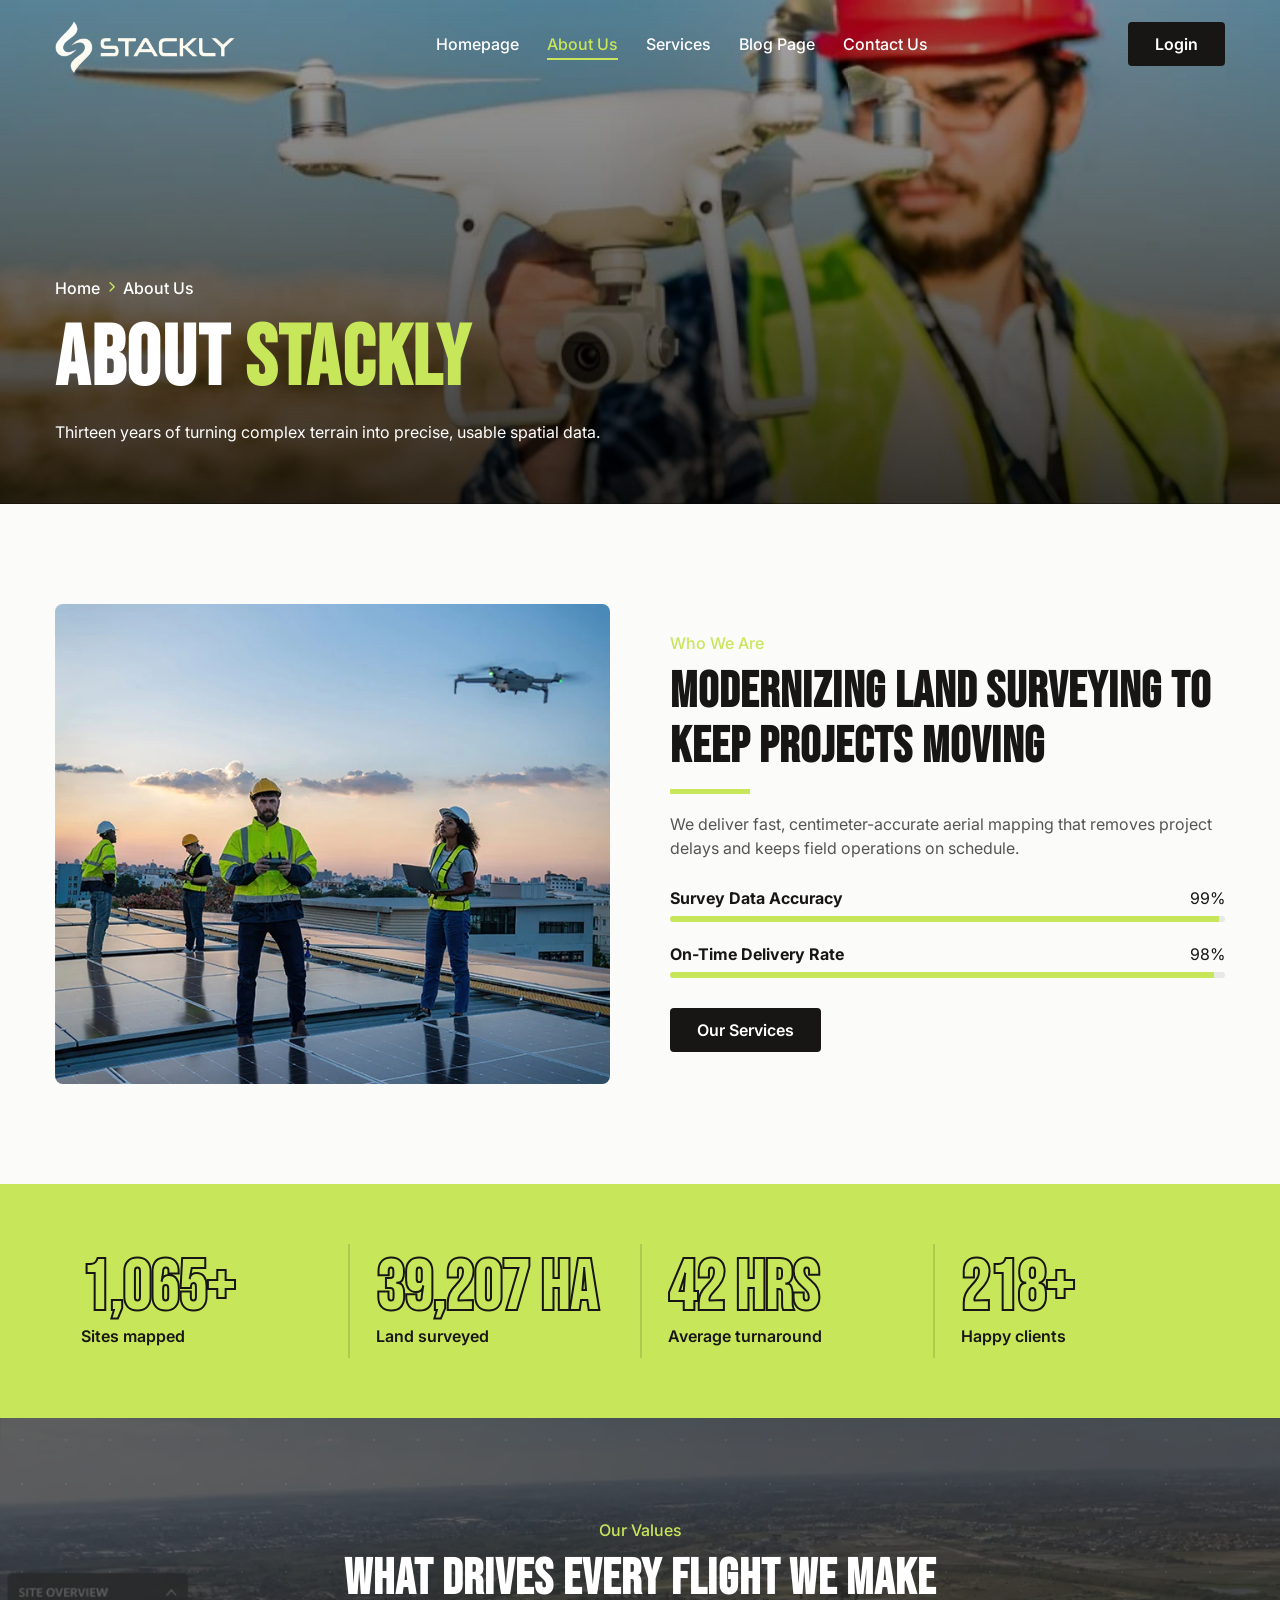
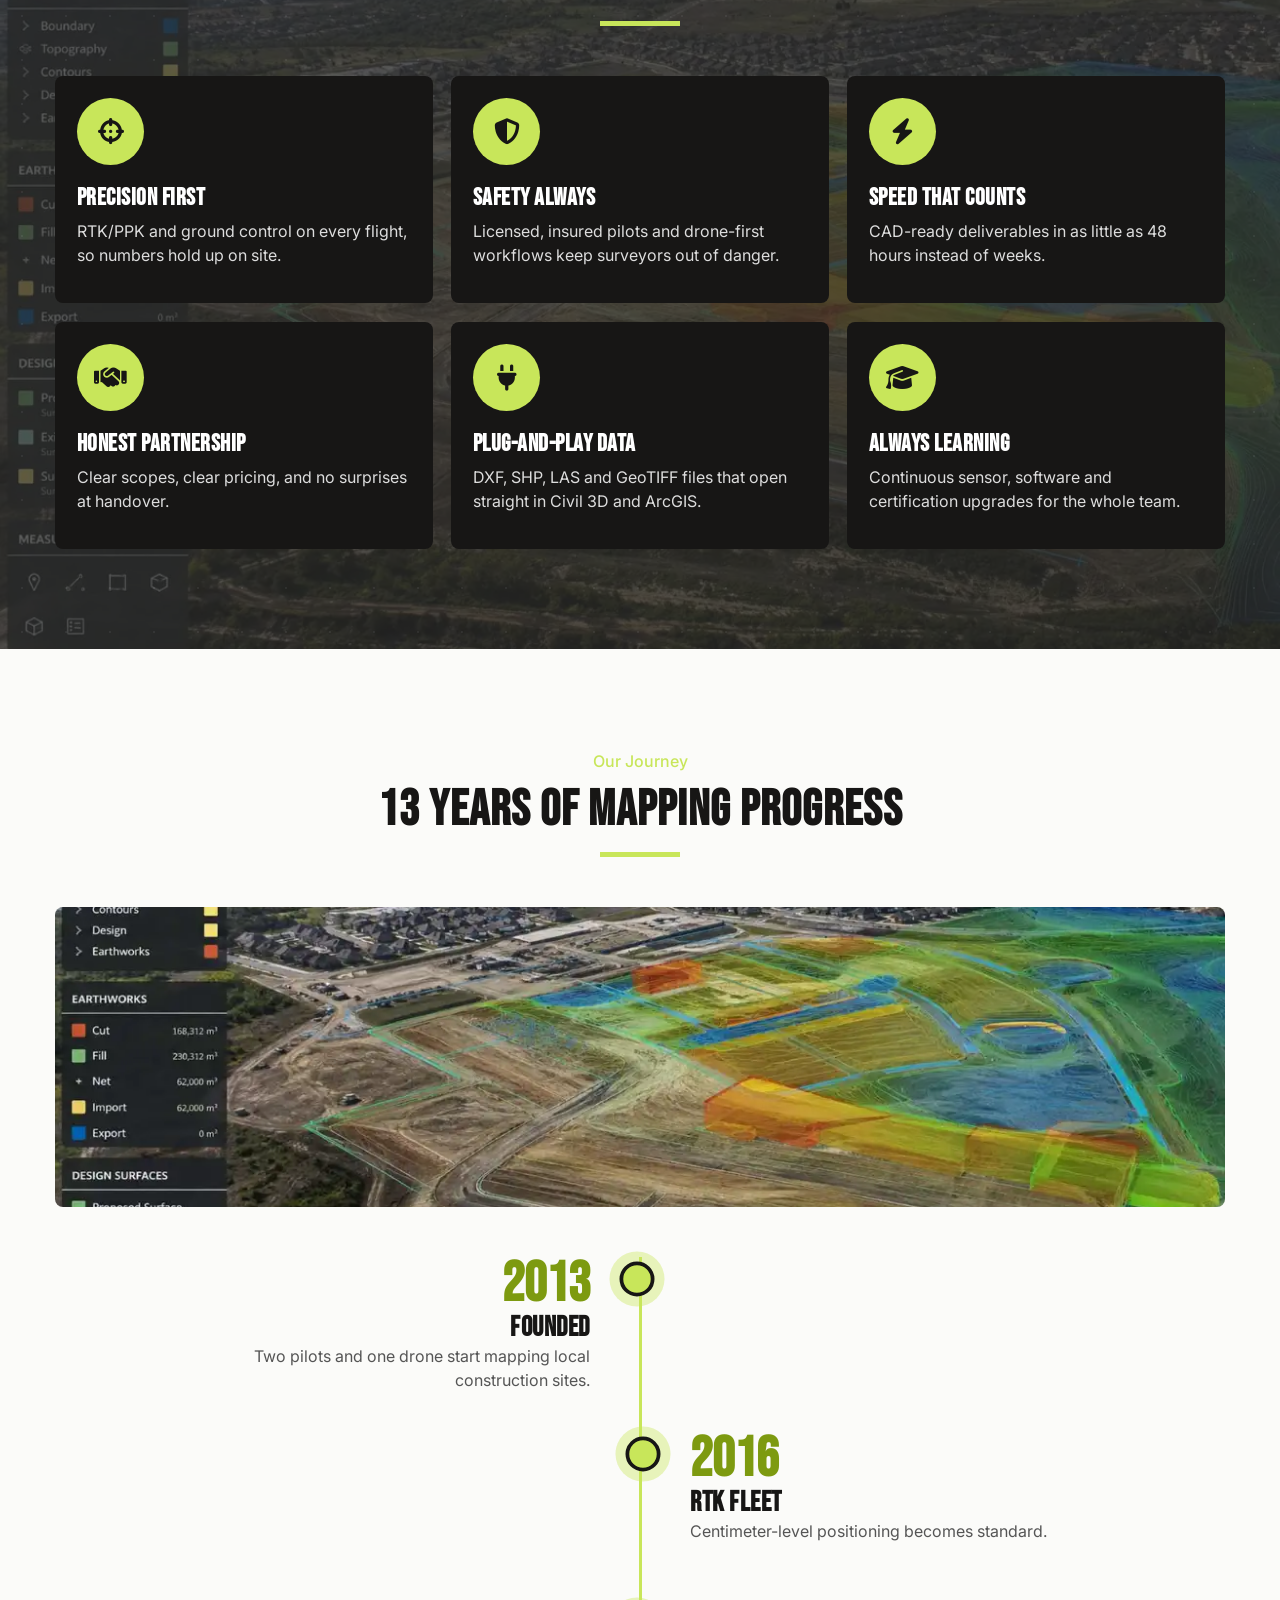
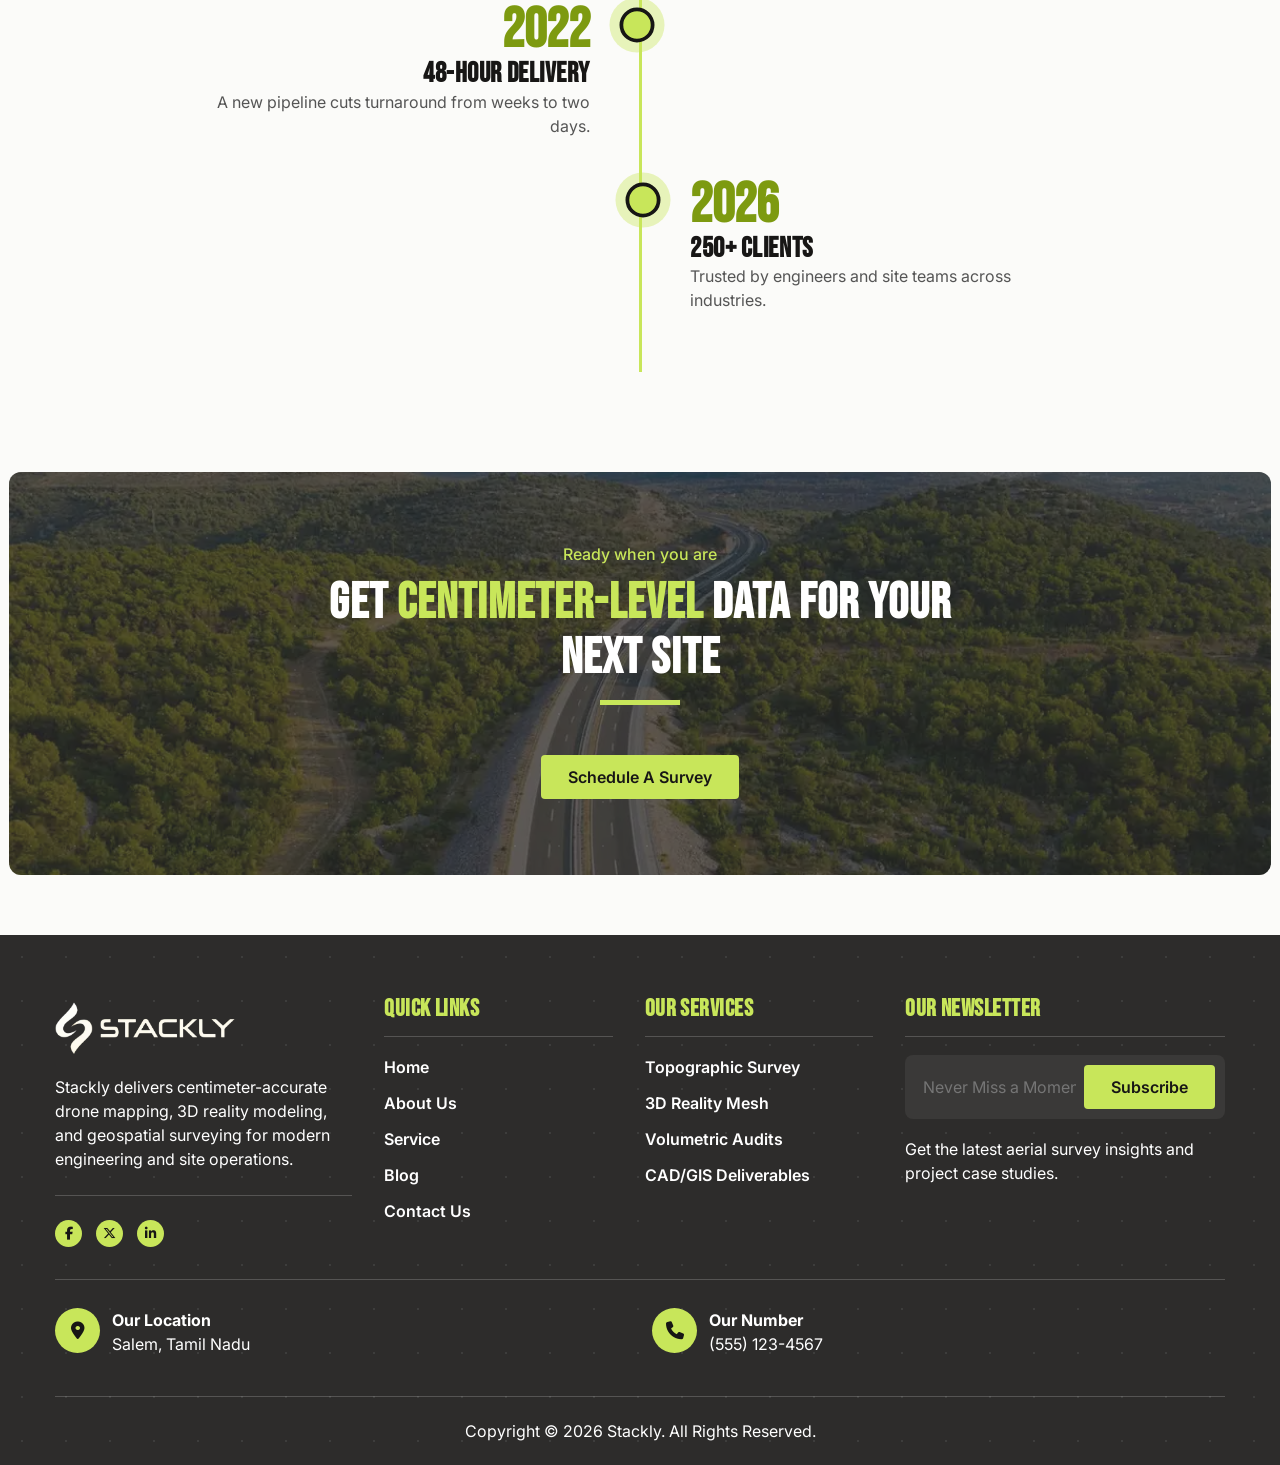
<file: about.html>
<!DOCTYPE html>
<html lang="en">

<head>
    <meta charset="UTF-8">
    <meta name="viewport" content="width=device-width, initial-scale=1">
    <title>Stackly – About Us</title>
    <link rel="preconnect" href="https://fonts.googleapis.com">
    <link href="https://fonts.googleapis.com/css2?family=Bebas+Neue&family=Inter:wght@400;500;600&display=swap"
        rel="stylesheet">
    <link rel="stylesheet" href="https://cdnjs.cloudflare.com/ajax/libs/font-awesome/6.5.2/css/all.min.css">
    <link rel="stylesheet" href="style.css">
    <link rel="stylesheet" href="inner.css">
</head>

<body class="">
    <header class="nav">
        <div class="wrap nav-in"><a href="./index.html" class="logo"><img
                    src="./logo/Untitled design (1)-compressed_11zon.webp" alt=""></a><button class="burger"
                aria-label="Menu"><i class="fa-solid fa-bars"></i></button>
            <nav class="menu"><a href="./index.html">Homepage</a><a href="./about.html">About Us</a><a
                    href="./service.html">Services</a><a href="./blog.html">Blog Page</a><a
                    href="./contact.html">Contact Us</a>
                         <a href="./login.html" class="btn lime" id="mobile-login" style="width:fit-content;">Login</a>

                </nav><a href="./login.html" class="btn dark">Login</a>
        </div>
    </header>
    <section class="pg"><img
            src="./drone%20with%20person/man-holds-drone-in-field-with-safety-gear-2026-03-18-16-18-51-utc-768x512-compressed.webp"
            alt="Drone mapping">
        <div class="wrap">
            <div class="crumb"><a href="./index.html">Home</a><i class="fa-solid fa-chevron-right"></i><span>About
                    Us</span></div>
            <h1>About <span>Stackly</span></h1>
            <p>Thirteen years of turning complex terrain into precise, usable spatial data.</p>
        </div>
    </section>
    <section class="sec">
        <div class="wrap two">
            <div>
                <div class="ph"><img
                        src="./drone%20with%20person/solar-panel-installers-inspecting-rooftop-with-dro-2026-03-24-07-53-06-utc-compressed.webp"
                        alt="Pilot inspecting site"></div>
            </div>
            <div>
                <p class="eyebrow">Who We Are</p>
                <h2>Modernizing land surveying to keep projects moving</h2>
                <p class="muted" style="margin-bottom:26px">We deliver fast, centimeter-accurate aerial mapping that
                    removes project delays and keeps field operations on schedule.</p>
                <div class="bar" data-v="99">
                    <p><b>Survey Data Accuracy</b><span>99%</span></p>
                    <div><i></i></div>
                </div>
                <div class="bar" data-v="98">
                    <p><b>On-Time Delivery Rate</b><span>98%</span></p>
                    <div><i></i></div>
                </div><a href="./service.html" class="btn dark">Our Services</a>
            </div>
        </div>
    </section>
    <section class="stats">
        <div class="wrap sgrid">
            <div><b data-c="1200" data-s="+">1,200+</b><span>Sites mapped</span></div>
            <div><b data-c="45000" data-s=" ha">45,000 ha</b><span>Land surveyed</span></div>
            <div><b data-c="48" data-s=" hrs">48 hrs</b><span>Average turnaround</span></div>
            <div><b data-c="250" data-s="+">250+</b><span>Happy clients</span></div>
        </div>
    </section>
    <section class="sec dark dots"><img class="bgi"
            src="./aerial%20view%20lands/06933247-e378-4c4a-9e70-4e19dfe5c025-2026-09-21-1-compressed.webp" alt="">
        <div class="wrap center">
            <p class="eyebrow">Our Values</p>
            <h2>What drives every flight we make</h2>
            <div class="grid3 left">
                <article class="card"><i class="ico"><i class="fa-solid fa-crosshairs"></i></i>
                    <h3>Precision first</h3>
                    <p>RTK/PPK and ground control on every flight, so numbers hold up on site.</p>
                </article>
                <article class="card"><i class="ico"><i class="fa-solid fa-shield-halved"></i></i>
                    <h3>Safety always</h3>
                    <p>Licensed, insured pilots and drone-first workflows keep surveyors out of danger.</p>
                </article>
                <article class="card"><i class="ico"><i class="fa-solid fa-bolt"></i></i>
                    <h3>Speed that counts</h3>
                    <p>CAD-ready deliverables in as little as 48 hours instead of weeks.</p>
                </article>
                <article class="card"><i class="ico"><i class="fa-solid fa-handshake"></i></i>
                    <h3>Honest partnership</h3>
                    <p>Clear scopes, clear pricing, and no surprises at handover.</p>
                </article>
                <article class="card"><i class="ico"><i class="fa-solid fa-plug"></i></i>
                    <h3>Plug-and-play data</h3>
                    <p>DXF, SHP, LAS and GeoTIFF files that open straight in Civil 3D and ArcGIS.</p>
                </article>
                <article class="card"><i class="ico"><i class="fa-solid fa-graduation-cap"></i></i>
                    <h3>Always learning</h3>
                    <p>Continuous sensor, software and certification upgrades for the whole team.</p>
                </article>
            </div>
        </div>
    </section>
    <section class="sec">
        <div class="wrap center">
            <p class="eyebrow">Our Journey</p>
            <h2>13 years of mapping progress</h2>
            <div class="ph wide"><img
                    src="./aerial view lands/06933247-e378-4c4a-9e70-4e19dfe5c025-2026-09-21-1-compressed.webp"
                    alt="Engineers with survey drone"></div>
            <div class="tl" style="--tl:1">
                <div class="tl-item"><b>2013</b>
                    <h3>Founded</h3>
                    <p>Two pilots and one drone start mapping local construction sites.</p>
                </div>
                <div class="tl-item"><b>2016</b>
                    <h3>RTK fleet</h3>
                    <p>Centimeter-level positioning becomes standard.</p>
                </div>
                <div class="tl-item"><b>2022</b>
                    <h3>48-hour delivery</h3>
                    <p>A new pipeline cuts turnaround from weeks to two days.</p>
                </div>
                <div class="tl-item"><b>2026</b>
                    <h3>250+ clients</h3>
                    <p>Trusted by engineers and site teams across industries.</p>
                </div>
            </div>
        </div>
    </section>
    <section class="cta dark dots"><img class="bgi"
            src="./aerial%20view%20lands/highway-passes-through-landscape-of-mountains-and-2026-03-19-23-09-55-utc-compressed.webp"
            alt="">
        <div class="wrap center">
            <p class="eyebrow">Ready when you are</p>
            <h2>Get <span style="color:var(--lime)">centimeter-level</span> data for your next site</h2><a
                href="./contact.html" class="btn lime">Schedule A Survey</a>
        </div>
    </section>
    <footer class="dark dots foot">
        <div class="wrap fgrid">
            <div><a href="./index.html" class="logo"><img src="./logo/Untitled design (1)-compressed_11zon.webp"
                        alt=""></a>
                <p>Stackly delivers centimeter-accurate drone mapping, 3D reality modeling, and geospatial surveying for
                    modern engineering and site operations.</p>
                <div class="soc"><a href="./404.html" aria-label="Facebook"><i
                            class="fa-brands fa-facebook-f"></i></a><a href="./404.html" aria-label="X"><i
                            class="fa-brands fa-x-twitter"></i></a><a href="./404.html" aria-label="LinkedIn"><i
                            class="fa-brands fa-linkedin-in"></i></a></div>
            </div>
            <div>
                <h5>Quick Links</h5><a href="./index.html">Home</a><a href="./about.html">About Us</a><a
                    href="./service.html">Service</a><a href="./blog.html">Blog</a><a href="./contact.html">Contact
                    Us</a>
            </div>
            <div>
                <h5>Our Services</h5><a href="./service.html">Topographic Survey</a><a href="./service.html">3D Reality
                    Mesh</a><a href="./service.html">Volumetric Audits</a><a href="./service.html">CAD/GIS
                    Deliverables</a>
            </div>
            <div>
                <h5>Our Newsletter</h5>
                <form class="news"><input type="email" placeholder="Never Miss a Moment" required><button
                        class="btn lime">Subscribe</button></form>
                <p>Get the latest aerial survey insights and project case studies.</p>
            </div>
            <div class="contact">
                <div><i class="ico"><i class="fa-solid fa-location-dot"></i></i>
                    <p><b>Our Location</b><br>Salem, Tamil Nadu</p>
                </div>
                <div><i class="ico"><i class="fa-solid fa-phone"></i></i>
                    <p><b>Our Number</b><br>(555) 123-4567</p>
                </div>
            </div>
        </div>
        <p class="copy">Copyright © 2026 Stackly. All Rights Reserved.</p>
    </footer>
    <script src="inner.js"></script>
</body>

</html>
</file>
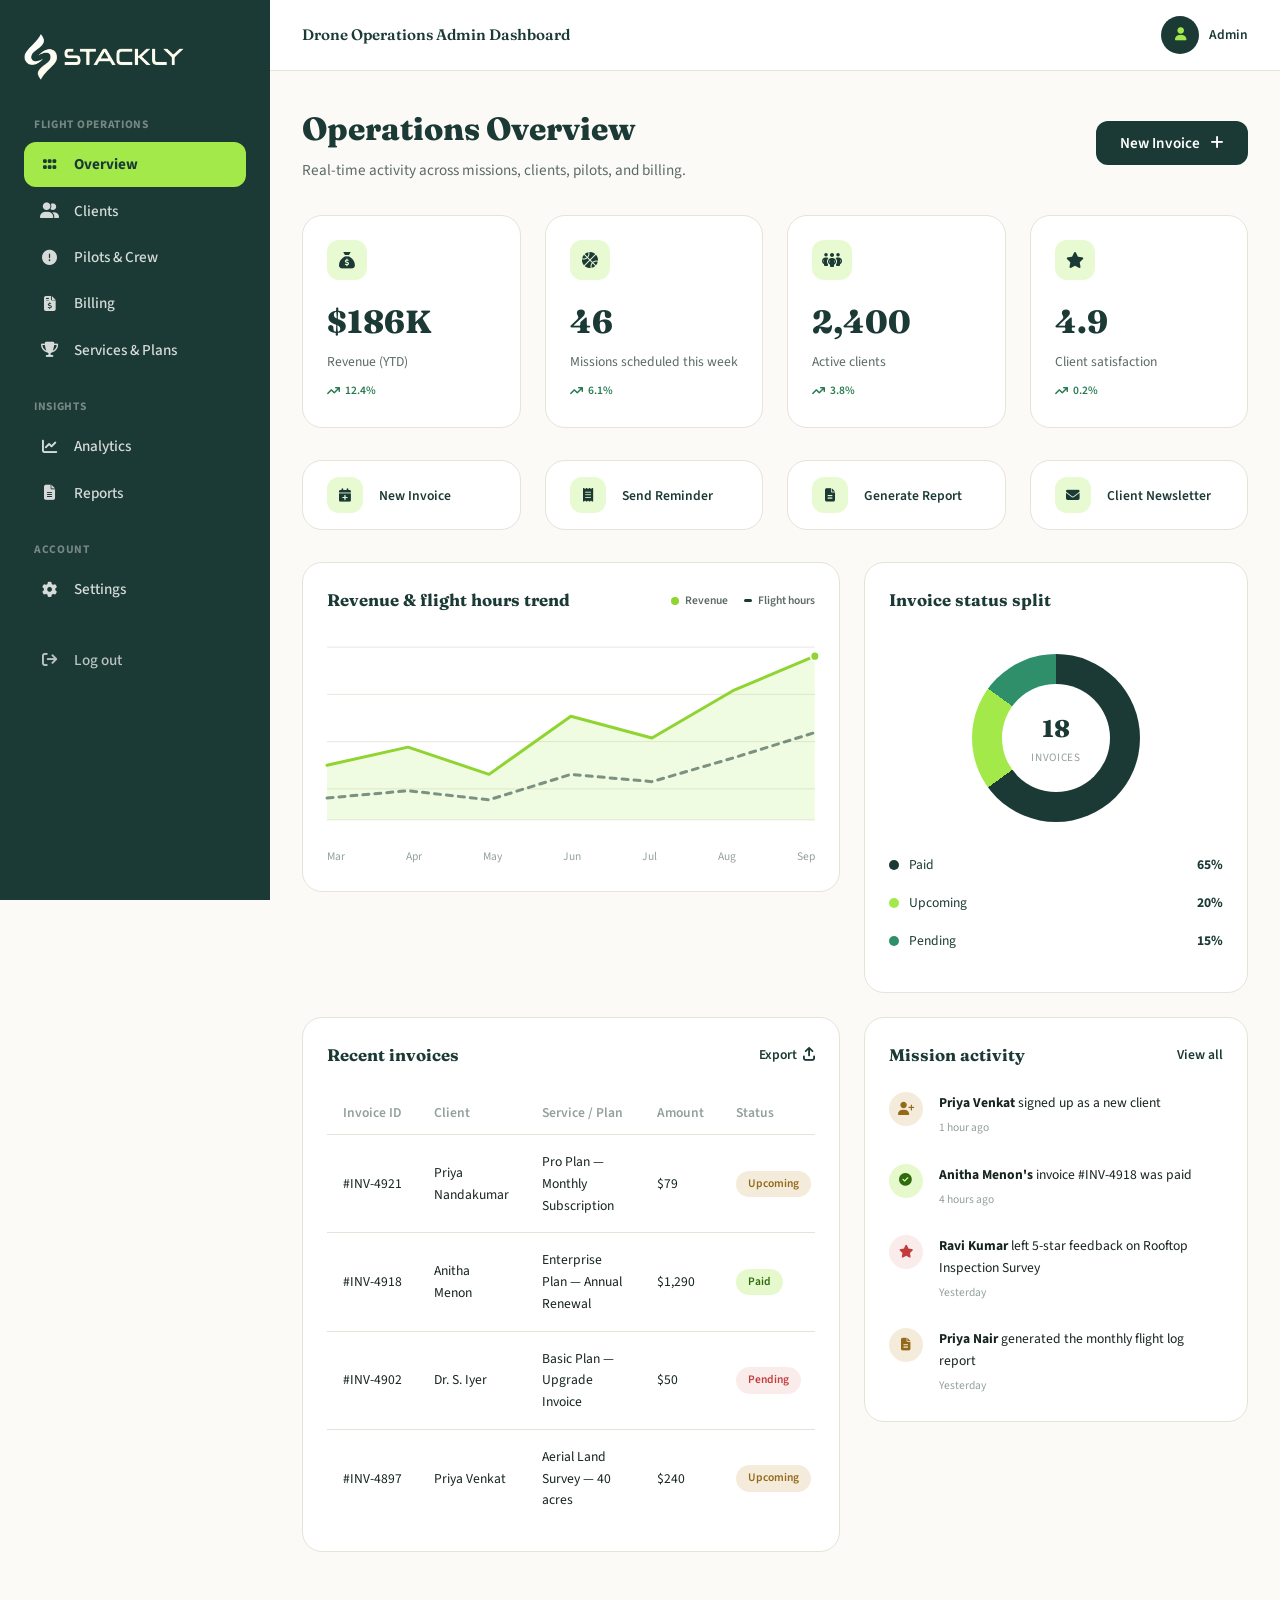
<file: admin.html>
<!DOCTYPE html>
<html lang="en">
<head>
    <meta charset="UTF-8" />
    <meta name="viewport" content="width=device-width, initial-scale=1.0" />
    <link rel="stylesheet" href="https://cdnjs.cloudflare.com/ajax/libs/font-awesome/6.7.2/css/all.min.css" />
    <link href="https://fonts.googleapis.com/css2?family=Fraunces:ital,opsz,wght@0,9..144,400;0,9..144,500;0,9..144,600;0,9..144,700;0,9..144,800;1,9..144,500&family=Source+Sans+3:wght@400;500;600;700;800&display=swap" rel="stylesheet" />
    <link rel="stylesheet" href="dashboard.css" />
    <title>Admin Dashboard — Stackly Drone Services</title>
</head>
<body class="dashboard-body">

    <div class="dash-shell">

        <!-- ============ SIDEBAR ============ -->
        <aside class="sidebar" id="sidebar">
            <div class="sidebar-top">
                 <a href="index.html" class="logo" style="width: 160px;height: 60px;">
                    <img src="./logo/Untitled design (1)-compressed_11zon.webp" alt="" style="width: 100%;height: 60px;object-fit: cover;">
                </a>
                <button class="sidebar-close" id="sidebarClose" aria-label="Close menu"><i class="fa-solid fa-xmark"></i></button>
            </div>

            <div class="sidebar-user">
                <div class="sidebar-avatar">HK</div>
                <div>
                    <p class="sidebar-user-name">Hari Krishnan</p>
                    <p class="sidebar-user-email">hari@stackly.com</p>
                </div>
            </div>

            <nav class="sidebar-nav">
                <p class="nav-label">Flight Operations</p>
                <a href="#overview" class="nav-link active" data-section="overview"><i class="fa-solid fa-grip"></i> Overview</a>
                <a href="#clients" class="nav-link" data-section="clients"><i class="fa-solid fa-user-group"></i> Clients</a>
                <a href="#staff" class="nav-link" data-section="staff"><i class="fa-solid fa-circle-exclamation"></i> Pilots &amp; Crew</a>
                <a href="#requests" class="nav-link" data-section="requests"><i class="fa-solid fa-file-invoice-dollar"></i> Billing</a>
                <a href="#departments" class="nav-link" data-section="departments"><i class="fa-solid fa-trophy"></i> Services &amp; Plans</a>

                <p class="nav-label">Insights</p>
                <a href="#analytics" class="nav-link" data-section="analytics"><i class="fa-solid fa-chart-line"></i> Analytics</a>
                <a href="#reports" class="nav-link" data-section="reports"><i class="fa-solid fa-file-lines"></i> Reports</a>

                <p class="nav-label">Account</p>
                <a href="#settings" class="nav-link" data-section="settings"><i class="fa-solid fa-gear"></i> Settings</a>
                <a href="./login.html" class="nav-link nav-link-danger"><i class="fa-solid fa-arrow-right-from-bracket"></i> Log out</a>
            </nav>
        </aside>

        <div class="sidebar-overlay" id="sidebarOverlay"></div>

        <!-- ============ MAIN ============ -->
        <div class="dash-main">

            <header class="topbar">
                <button class="menu-toggle" id="menuToggle" aria-label="Open menu"><i class="fa-solid fa-bars"></i></button>
                <div class="topbar-search">Drone Operations Admin Dashboard</div>
                <div class="topbar-actions">
                    <div class="topbar-user">
                        <div class="topbar-avatar"><i class="fa-solid fa-user"></i></div>
                        <div class="topbar-user-text">
                            <p class="topbar-user-name">Admin</p>
                            <p class="topbar-user-email"><span id="dashboardEmail"></span></p>
                        </div>
                    </div>
                </div>
            </header>

            <!-- ============ OVERVIEW ============ -->
            <section class="dash-section active" id="overview">
                <div class="section-head">
                    <div>
                        <h1>Operations Overview</h1>
                        <p class="section-sub">Real-time activity across missions, clients, pilots, and billing.</p>
                    </div>
                    <a href="./404.html" class="btn-primary">New Invoice <i class="fa-solid fa-plus"></i></a>
                </div>

                <div class="kpi-grid">
                    <div class="kpi-card">
                        <span class="kpi-icon"><i class="fa-solid fa-sack-dollar"></i></span>
                        <h3>$186K</h3>
                        <p>Revenue (YTD)</p>
                        <span class="kpi-trend kpi-trend-up"><i class="fa-solid fa-arrow-trend-up"></i> 12.4%</span>
                    </div>
                    <div class="kpi-card">
                        <span class="kpi-icon"><i class="fa-solid fa-basketball"></i></span>
                        <h3>46</h3>
                        <p>Missions scheduled this week</p>
                        <span class="kpi-trend kpi-trend-up"><i class="fa-solid fa-arrow-trend-up"></i> 6.1%</span>
                    </div>
                    <div class="kpi-card">
                        <span class="kpi-icon"><i class="fa-solid fa-people-group"></i></span>
                        <h3>2,400</h3>
                        <p>Active clients</p>
                        <span class="kpi-trend kpi-trend-up"><i class="fa-solid fa-arrow-trend-up"></i> 3.8%</span>
                    </div>
                    <div class="kpi-card">
                        <span class="kpi-icon"><i class="fa-solid fa-star"></i></span>
                        <h3>4.9</h3>
                        <p>Client satisfaction</p>
                        <span class="kpi-trend kpi-trend-up"><i class="fa-solid fa-arrow-trend-up"></i> 0.2%</span>
                    </div>
                </div>

                <div class="quick-actions">
                    <a href="./404.html" class="quick-action"><span class="quick-action-icon"><i class="fa-solid fa-calendar-plus"></i></span>New Invoice</a>
                    <a href="./404.html" class="quick-action"><span class="quick-action-icon"><i class="fa-solid fa-receipt"></i></span>Send Reminder</a>
                    <a href="./404.html" class="quick-action"><span class="quick-action-icon"><i class="fa-solid fa-file-lines"></i></span>Generate Report</a>
                    <a href="./404.html" class="quick-action"><span class="quick-action-icon"><i class="fa-solid fa-envelope"></i></span>Client Newsletter</a>
                </div>

                <div class="content-grid overview-charts">
                    <div class="panel">
                        <div class="panel-head">
                            <h2>Revenue &amp; flight hours trend</h2>
                            <div class="panel-head-actions">
                                <span class="chart-legend-inline"><span class="dot-swatch" style="--c:var(--lime-dark)"></span>Revenue</span>
                                <span class="chart-legend-inline"><span class="dot-swatch dot-swatch-line" style="--c:var(--primary)"></span>Flight hours</span>
                            </div>
                        </div>
                        <div class="line-chart-wrap">
                            <svg class="line-chart" viewBox="0 0 560 220" preserveAspectRatio="none" role="img" aria-label="Revenue and flight hours trend over the last 7 months">
                                <g class="line-chart-grid">
                                    <line x1="0" y1="10" x2="560" y2="10"></line>
                                    <line x1="0" y1="62" x2="560" y2="62"></line>
                                    <line x1="0" y1="114" x2="560" y2="114"></line>
                                    <line x1="0" y1="166" x2="560" y2="166"></line>
                                    <line x1="0" y1="200" x2="560" y2="200"></line>
                                </g>
                                <polygon class="line-chart-area" points="0,140 93,120 186,150 280,86 373,110 466,58 560,20 560,200 0,200"></polygon>
                                <polyline class="line-chart-path line-chart-path-revenue" points="0,140 93,120 186,150 280,86 373,110 466,58 560,20"></polyline>
                                <polyline class="line-chart-path line-chart-path-orders" points="0,176 93,168 186,178 280,150 373,158 466,132 560,104"></polyline>
                                <g class="line-chart-dots"><circle cx="560" cy="20" r="5"></circle></g>
                            </svg>
                            <div class="line-chart-labels">
                                <span>Mar</span><span>Apr</span><span>May</span><span>Jun</span><span>Jul</span><span>Aug</span><span>Sep</span>
                            </div>
                        </div>
                    </div>

                    <div class="panel">
                        <div class="panel-head"><h2>Invoice status split</h2></div>
                        <div class="donut-wrap">
                            <div class="donut-chart" style="--p1:65; --p2:20; --p3:15;">
                                <div class="donut-center"><strong>18</strong><span>invoices</span></div>
                            </div>
                            <ul class="legend-list donut-legend">
                                <li><span class="legend-dot" style="--c:var(--primary)"></span> Paid <strong>65%</strong></li>
                                <li><span class="legend-dot" style="--c:var(--lime)"></span> Upcoming <strong>20%</strong></li>
                                <li><span class="legend-dot" style="--c:var(--teal)"></span> Pending <strong>15%</strong></li>
                            </ul>
                        </div>
                    </div>
                </div>

                <div class="content-grid">
                    <div class="panel">
                        <div class="panel-head">
                            <h2>Recent invoices</h2>
                            <a href="./404.html" class="link-read">Export <i class="fa-solid fa-arrow-up-from-bracket"></i></a>
                        </div>
                        <div class="table-wrap">
                            <table>
                                <thead><tr><th>Invoice ID</th><th>Client</th><th>Service / Plan</th><th>Amount</th><th>Status</th><th></th></tr></thead>
                                <tbody>
                                    <tr><td>#INV-4921</td><td>Priya Nandakumar</td><td>Pro Plan — Monthly Subscription</td><td>$79</td><td><span class="status status-transit">Upcoming</span></td><td><a href="./404.html" class="link-read">View</a></td></tr>
                                    <tr><td>#INV-4918</td><td>Anitha Menon</td><td>Enterprise Plan — Annual Renewal</td><td>$1,290</td><td><span class="status status-delivered">Paid</span></td><td><a href="./404.html" class="link-read">View</a></td></tr>
                                    <tr><td>#INV-4902</td><td>Dr. S. Iyer</td><td>Basic Plan — Upgrade Invoice</td><td>$50</td><td><span class="status status-pending">Pending</span></td><td><a href="./404.html" class="link-read">View</a></td></tr>
                                    <tr><td>#INV-4897</td><td>Priya Venkat</td><td>Aerial Land Survey — 40 acres</td><td>$240</td><td><span class="status status-transit">Upcoming</span></td><td><a href="./404.html" class="link-read">View</a></td></tr>
                                </tbody>
                            </table>
                        </div>
                    </div>

                    <div class="panel">
                        <div class="panel-head">
                            <h2>Mission activity</h2>
                            <a href="./404.html" class="link-read">View all</a>
                        </div>
                        <ul class="activity-feed">
                            <li class="activity-item">
                                <span class="activity-icon activity-icon-transit"><i class="fa-solid fa-user-plus"></i></span>
                                <div><p><strong>Priya Venkat</strong> signed up as a new client</p><span class="activity-time">1 hour ago</span></div>
                            </li>
                            <li class="activity-item">
                                <span class="activity-icon activity-icon-delivered"><i class="fa-solid fa-circle-check"></i></span>
                                <div><p><strong>Anitha Menon's</strong> invoice #INV-4918 was paid</p><span class="activity-time">4 hours ago</span></div>
                            </li>
                            <li class="activity-item">
                                <span class="activity-icon activity-icon-pending"><i class="fa-solid fa-star"></i></span>
                                <div><p><strong>Ravi Kumar</strong> left 5-star feedback on Rooftop Inspection Survey</p><span class="activity-time">Yesterday</span></div>
                            </li>
                            <li class="activity-item">
                                <span class="activity-icon activity-icon-transit"><i class="fa-solid fa-file-lines"></i></span>
                                <div><p><strong>Priya Nair</strong> generated the monthly flight log report</p><span class="activity-time">Yesterday</span></div>
                            </li>
                        </ul>
                    </div>
                </div>
            </section>

            <!-- ============ CLIENTS ============ -->
            <section class="dash-section" id="clients">
                <div class="section-head">
                    <div>
                        <h1>Clients</h1>
                        <p class="section-sub">All client accounts across every service plan.</p>
                    </div>
                    <a href="./404.html" class="btn-primary">Add Client <i class="fa-solid fa-plus"></i></a>
                </div>

                <div class="kpi-grid kpi-grid-3">
                    <div class="kpi-card"><span class="kpi-icon"><i class="fa-solid fa-users"></i></span><h3>2,400</h3><p>Total clients</p></div>
                    <div class="kpi-card"><span class="kpi-icon"><i class="fa-solid fa-user-check"></i></span><h3>2,096</h3><p>Active clients</p></div>
                    <div class="kpi-card"><span class="kpi-icon"><i class="fa-solid fa-user-clock"></i></span><h3>52</h3><p>New clients this week</p></div>
                </div>

                <div class="filter-tabs">
                    <button class="filter-tab active">All</button>
                    <button class="filter-tab">Active</button>
                    <button class="filter-tab">Trial</button>
                    <button class="filter-tab">New This Month</button>
                </div>

                <div class="panel">
                    <div class="table-wrap">
                        <table>
                            <thead><tr><th>Name</th><th>Email</th><th>Plan Tier</th><th>Status</th><th></th></tr></thead>
                            <tbody>
                                <tr><td>Ravi Kumar</td><td>ravi@stackly.com</td><td><span class="role-badge role-admin">Enterprise</span></td><td><span class="status status-delivered">Active</span></td><td><a href="./404.html" class="link-read">Manage</a></td></tr>
                                <tr><td>Anitha Menon</td><td>anitha@stackly.com</td><td><span class="role-badge role-customer">Basic</span></td><td><span class="status status-delivered">Active</span></td><td><a href="./404.html" class="link-read">Manage</a></td></tr>
                                <tr><td>Dr. S. Iyer</td><td>s.iyer@stackly.com</td><td><span class="role-badge role-customer">Pro</span></td><td><span class="status status-pending">Trial</span></td><td><a href="./404.html" class="link-read">Manage</a></td></tr>
                                <tr><td>Priya Venkat</td><td>priya@stackly.com</td><td><span class="role-badge role-customer">Pro</span></td><td><span class="status status-delivered">Active</span></td><td><a href="./404.html" class="link-read">Manage</a></td></tr>
                            </tbody>
                        </table>
                    </div>
                </div>
            </section>

            <!-- ============ PILOTS & CREW ============ -->
            <section class="dash-section" id="staff">
                <div class="section-head">
                    <div>
                        <h1>Pilots &amp; Crew</h1>
                        <p class="section-sub">Manage pilot roles and service assignments.</p>
                    </div>
                    <a href="./404.html" class="btn-primary">Add Team Member <i class="fa-solid fa-plus"></i></a>
                </div>

                <div class="kpi-grid kpi-grid-3">
                    <div class="kpi-card"><span class="kpi-icon"><i class="fa-solid fa-whistle"></i></span><h3>46</h3><p>Licensed pilots</p></div>
                    <div class="kpi-card"><span class="kpi-icon"><i class="fa-solid fa-sitemap"></i></span><h3>6</h3><p>Service lines</p></div>
                    <div class="kpi-card"><span class="kpi-icon"><i class="fa-solid fa-user-clock"></i></span><h3>2</h3><p>Open pilot roles</p></div>
                </div>

                <div class="filter-tabs">
                    <button class="filter-tab active">All</button>
                    <button class="filter-tab">Mapping</button>
                    <button class="filter-tab">Inspection</button>
                    <button class="filter-tab">Photography</button>
                </div>

                <div class="team-dash-grid">
                    <div class="team-dash-card"><div class="team-dash-avatar">HK</div><h3>Hari Krishnan</h3><p>Operations Director</p><a href="./404.html" class="link-read">View profile</a></div>
                    <div class="team-dash-card"><div class="team-dash-avatar">MS</div><h3>Mike Sanders</h3><p>Chief Remote Pilot</p><a href="./404.html" class="link-read">View profile</a></div>
                    <div class="team-dash-card"><div class="team-dash-avatar">JR</div><h3>Jenna Reyes</h3><p>Aerial Mapping Lead</p><a href="./404.html" class="link-read">View profile</a></div>
                    <div class="team-dash-card"><div class="team-dash-avatar">AT</div><h3>Alex Turner</h3><p>Inspection Team Lead</p><a href="./404.html" class="link-read">View profile</a></div>
                    <div class="team-dash-card"><div class="team-dash-avatar">PN</div><h3>Priya Nair</h3><p>Aerial Photographer</p><a href="./404.html" class="link-read">View profile</a></div>
                    <div class="team-dash-card"><div class="team-dash-avatar">DS</div><h3>Divya Shah</h3><p>Flight Safety &amp; Compliance Lead</p><a href="./404.html" class="link-read">View profile</a></div>
                </div>
            </section>

            <!-- ============ BILLING ============ -->
            <section class="dash-section" id="requests">
                <div class="section-head">
                    <div>
                        <h1>Billing</h1>
                        <p class="section-sub">All invoices generated for clients, across every plan and service.</p>
                    </div>
                    <a href="./404.html" class="btn-primary">New Invoice <i class="fa-solid fa-plus"></i></a>
                </div>

                <div class="kpi-grid kpi-grid-3">
                    <div class="kpi-card"><span class="kpi-icon"><i class="fa-solid fa-hourglass-half"></i></span><h3>7</h3><p>Pending Review</p></div>
                    <div class="kpi-card"><span class="kpi-icon"><i class="fa-solid fa-calendar-check"></i></span><h3>1,096</h3><p>Active Subscriptions</p></div>
                    <div class="kpi-card"><span class="kpi-icon"><i class="fa-solid fa-circle-check"></i></span><h3>142</h3><p>Invoices Paid this year</p></div>
                </div>

                <div class="panel">
                    <div class="panel-head">
                        <h2>All invoices</h2>
                        <a href="./404.html" class="link-read">Filter <i class="fa-solid fa-sliders"></i></a>
                    </div>
                    <div class="table-wrap">
                        <table>
                            <thead><tr><th>Invoice ID</th><th>Client</th><th>Plan</th><th>Amount</th><th>Payment Method</th><th>Status</th><th></th></tr></thead>
                            <tbody>
                                <tr><td>#INV-4921</td><td>Ravi Kumar</td><td>Enterprise Plan</td><td>$129</td><td><span class="status status-delivered">Card on File</span></td><td><span class="status status-transit">Upcoming</span></td><td><a href="./404.html" class="link-read">View</a></td></tr>
                                <tr><td>#INV-4918</td><td>Anitha Menon</td><td>Enterprise Plan</td><td>$1,290</td><td><span class="status status-delivered">Card on File</span></td><td><span class="status status-delivered">Paid</span></td><td><a href="./404.html" class="link-read">View</a></td></tr>
                                <tr><td>#INV-4902</td><td>Dr. S. Iyer</td><td>Pro Plan</td><td>$79</td><td><span class="status status-pending">Payment Pending</span></td><td><span class="status status-pending">Pending Review</span></td><td><a href="./404.html" class="link-read">View</a></td></tr>
                                <tr><td>#INV-4897</td><td>Priya Venkat</td><td>Pro Plan</td><td>$79</td><td><span class="status status-delivered">Card on File</span></td><td><span class="status status-transit">Upcoming</span></td><td><a href="./404.html" class="link-read">View</a></td></tr>
                                <tr><td>#INV-4889</td><td>Carlos Rivera</td><td>Basic Plan</td><td>$29</td><td><span class="status status-delivered">Card on File</span></td><td><span class="status status-delivered">Paid</span></td><td><a href="./404.html" class="link-read">View</a></td></tr>
                            </tbody>
                        </table>
                    </div>
                </div>
            </section>

            <!-- ============ SERVICES & PLANS ============ -->
            <section class="dash-section" id="departments">
                <div class="section-head">
                    <div>
                        <h1>Services &amp; Plans</h1>
                        <p class="section-sub">Manage drone services, subscription plans, and published mission schedules.</p>
                    </div>
                    <a href="./404.html" class="btn-primary">Add Service <i class="fa-solid fa-plus"></i></a>
                </div>

                <div class="kpi-grid kpi-grid-3">
                    <div class="kpi-card"><span class="kpi-icon"><i class="fa-solid fa-trophy"></i></span><h3>6</h3><p>Service lines</p></div>
                    <div class="kpi-card"><span class="kpi-icon"><i class="fa-solid fa-circle-check"></i></span><h3>1,842</h3><p>Completed missions</p></div>
                    <div class="kpi-card"><span class="kpi-icon"><i class="fa-solid fa-triangle-exclamation"></i></span><h3>7</h3><p>Weather-delayed missions</p></div>
                </div>

                <div class="panel">
                    <div class="panel-head">
                        <h2>Most popular services this season</h2>
                        <a href="./404.html" class="link-read">View all</a>
                    </div>
                    <div class="table-wrap">
                        <table>
                            <thead><tr><th>Service</th><th>Led By</th><th>Avg. Turnaround</th><th>Missions</th><th>Revenue Generated</th><th></th></tr></thead>
                            <tbody>
                                <tr><td>Aerial Mapping</td><td>Jenna Reyes</td><td>5 days</td><td>312</td><td>$74,880</td><td><a href="./404.html" class="link-read">Edit</a></td></tr>
                                <tr><td>Infrastructure Inspection</td><td>Alex Turner</td><td>4 days</td><td>268</td><td>$61,640</td><td><a href="./404.html" class="link-read">Edit</a></td></tr>
                                <tr><td>Aerial Photography</td><td>Priya Nair</td><td>2 days</td><td>190</td><td>$43,700</td><td><a href="./404.html" class="link-read">Edit</a></td></tr>
                                <tr><td>Crop Monitoring</td><td>Mike Sanders</td><td>3 days</td><td>141</td><td>$28,200</td><td><a href="./404.html" class="link-read">Edit</a></td></tr>
                            </tbody>
                        </table>
                    </div>
                </div>
            </section>

            <!-- ============ ANALYTICS ============ -->
            <section class="dash-section" id="analytics">
                <div class="section-head">
                    <div>
                        <h1>Analytics</h1>
                        <p class="section-sub">Performance across revenue, flight hours, and client satisfaction.</p>
                    </div>
                    <a href="./404.html" class="btn-primary">Export Report <i class="fa-solid fa-arrow-up-from-bracket"></i></a>
                </div>

                <div class="content-grid">
                    <div class="panel">
                        <div class="panel-head"><h2>Revenue per month</h2><a href="./404.html" class="link-read">Last 6 months</a></div>
                        <div class="bar-chart">
                            <div class="bar-col"><span class="bar" style="--h:48%"></span><label>Apr</label></div>
                            <div class="bar-col"><span class="bar" style="--h:62%"></span><label>May</label></div>
                            <div class="bar-col"><span class="bar" style="--h:41%"></span><label>Jun</label></div>
                            <div class="bar-col"><span class="bar" style="--h:76%"></span><label>Jul</label></div>
                            <div class="bar-col"><span class="bar" style="--h:59%"></span><label>Aug</label></div>
                            <div class="bar-col"><span class="bar bar-current" style="--h:94%"></span><label>Sep</label></div>
                        </div>
                    </div>

                    <div class="panel">
                        <div class="panel-head"><h2>Revenue by service</h2></div>
                        <ul class="legend-list">
                            <li><span class="legend-dot" style="--c:var(--primary)"></span> Aerial mapping <strong>38%</strong></li>
                            <li><span class="legend-dot" style="--c:var(--lime)"></span> Inspection <strong>27%</strong></li>
                            <li><span class="legend-dot" style="--c:var(--teal)"></span> Photography <strong>21%</strong></li>
                            <li><span class="legend-dot" style="--c:var(--text-light)"></span> Agriculture &amp; other <strong>14%</strong></li>
                        </ul>
                        <div class="legend-bar">
                            <span style="--w:38%; --c:var(--primary)"></span>
                            <span style="--w:27%; --c:var(--lime)"></span>
                            <span style="--w:21%; --c:var(--teal)"></span>
                            <span style="--w:14%; --c:var(--text-light)"></span>
                        </div>
                    </div>
                </div>
            </section>

            <!-- ============ REPORTS ============ -->
            <section class="dash-section" id="reports">
                <div class="section-head">
                    <div>
                        <h1>Reports</h1>
                        <p class="section-sub">Generate and download drone operations reports.</p>
                    </div>
                    <a href="./404.html" class="btn-primary">New Report <i class="fa-solid fa-plus"></i></a>
                </div>
                <div class="panel">
                    <div class="panel-head"><h2>Generated reports</h2></div>
                    <div class="table-wrap">
                        <table>
                            <thead><tr><th>Report</th><th>Type</th><th>Generated</th><th>Size</th><th></th></tr></thead>
                            <tbody>
                                <tr><td>Monthly Billing Summary — August</td><td>Finance</td><td>Sep 01, 2026</td><td>1.4 MB</td><td><a href="./404.html" class="link-read">Download</a></td></tr>
                                <tr><td>Flight Log Report — Q3</td><td>Operations</td><td>Sep 05, 2026</td><td>920 KB</td><td><a href="./404.html" class="link-read">Download</a></td></tr>
                                <tr><td>Client Satisfaction Survey</td><td>Community</td><td>Aug 22, 2026</td><td>780 KB</td><td><a href="./404.html" class="link-read">Download</a></td></tr>
                                <tr><td>Pilot Licence &amp; Certification Status</td><td>Compliance</td><td>Aug 01, 2026</td><td>520 KB</td><td><a href="./404.html" class="link-read">Download</a></td></tr>
                            </tbody>
                        </table>
                    </div>
                </div>
            </section>

            <!-- ============ SETTINGS ============ -->
            <section class="dash-section" id="settings">
                <div class="section-head">
                    <div>
                        <h1>Settings</h1>
                        <p class="section-sub">Operations admin configuration and preferences.</p>
                    </div>
                </div>

                <div class="content-grid">
                    <div class="panel">
                        <div class="panel-head"><h2>Profile</h2></div>
                        <form class="settings-form" id="settingsForm">
                            <div class="form-grid">
                                <div class="field"><label for="sName">Full name</label><input type="text" id="sName" value="" /></div>
                                <div class="field"><label for="sEmail">Email</label><input type="email" id="sEmail" value="" /></div>
                                <div class="field"><label for="sPhone">Phone</label><input type="tel" id="sPhone" placeholder="Add phone number" /></div>
                                <div class="field"><label for="sRole">Role</label><input type="text" id="sRole" value="Admin — Operations Director" disabled /></div>
                            </div>
                            <button type="submit" class="btn-primary">Save changes <i class="fa-solid fa-check"></i></button>
                        </form>
                    </div>

                    <div class="panel">
                        <div class="panel-head"><h2>Operations preferences</h2></div>
                        <div class="toggle-row">
                            <div><p class="toggle-title">New invoice alerts</p><p class="toggle-sub">Email when a new invoice is generated for a client</p></div>
                            <label class="switch"><input type="checkbox" checked /><span class="slider"></span></label>
                        </div>
                        <div class="toggle-row">
                            <div><p class="toggle-title">Subscription renewal alerts</p><p class="toggle-sub">Notify when a client's renewal date is approaching</p></div>
                            <label class="switch"><input type="checkbox" checked /><span class="slider"></span></label>
                        </div>
                        <div class="toggle-row">
                            <div><p class="toggle-title">Weekly operations digest</p><p class="toggle-sub">Summary of billing, flight activity, and client updates</p></div>
                            <label class="switch"><input type="checkbox" checked /><span class="slider"></span></label>
                        </div>
                    </div>
                </div>
            </section>

        </div>
    </div>

    <script>
document.addEventListener('DOMContentLoaded', () => {
  const sidebar = document.getElementById('sidebar');
  const overlay = document.getElementById('sidebarOverlay');
  const menuToggle = document.getElementById('menuToggle');
  const sidebarClose = document.getElementById('sidebarClose');
  const navLinks = document.querySelectorAll('.nav-link[data-section]');
  const sections = document.querySelectorAll('.dash-section');

  /* ---------- Mobile sidebar open/close ---------- */
  const openSidebar = () => { sidebar.classList.add('open'); overlay.classList.add('show'); };
  const closeSidebar = () => { sidebar.classList.remove('open'); overlay.classList.remove('show'); };
  menuToggle?.addEventListener('click', openSidebar);
  sidebarClose?.addEventListener('click', closeSidebar);
  overlay?.addEventListener('click', closeSidebar);

  /* ---------- Section routing (sidebar acts as in-page nav) ---------- */
  const showSection = (id) => {
    sections.forEach(sec => sec.classList.toggle('active', sec.id === id));
    navLinks.forEach(link => link.classList.toggle('active', link.dataset.section === id));
    window.scrollTo({ top: 0, behavior: 'smooth' });
  };

  navLinks.forEach(link => {
    link.addEventListener('click', (e) => {
      e.preventDefault();
      const id = link.dataset.section;
      showSection(id);
      history.replaceState(null, '', `#${id}`);
      closeSidebar();
    });
  });

  const initialId = window.location.hash.replace('#', '');
  const validIds = Array.from(sections).map(s => s.id);
  showSection(validIds.includes(initialId) ? initialId : 'overview');

  /* ---------- Filter tabs (visual state only) ---------- */
  document.querySelectorAll('.filter-tabs').forEach(group => {
    group.querySelectorAll('.filter-tab').forEach(tab => {
      tab.addEventListener('click', () => {
        group.querySelectorAll('.filter-tab').forEach(t => t.classList.remove('active'));
        tab.classList.add('active');
      });
    });
  });

  /* ---------- Settings form (demo save) ---------- */
  const settingsForm = document.getElementById('settingsForm');
  settingsForm?.addEventListener('submit', (e) => {
    e.preventDefault();
    const btn = settingsForm.querySelector('button[type="submit"]');
    const original = btn.innerHTML;
    btn.innerHTML = '<i class="fa-solid fa-check"></i> Saved!';
    window.setTimeout(() => { btn.innerHTML = original; }, 2000);
  });

  /* ---------- Topbar email ---------- */
  const dashboardEmail = document.getElementById('dashboardEmail');
  const userEmail = localStorage.getItem('stacklyUserEmail');
  if (dashboardEmail && userEmail) dashboardEmail.textContent = userEmail;
});
    </script>
</body>
</html>
</file>
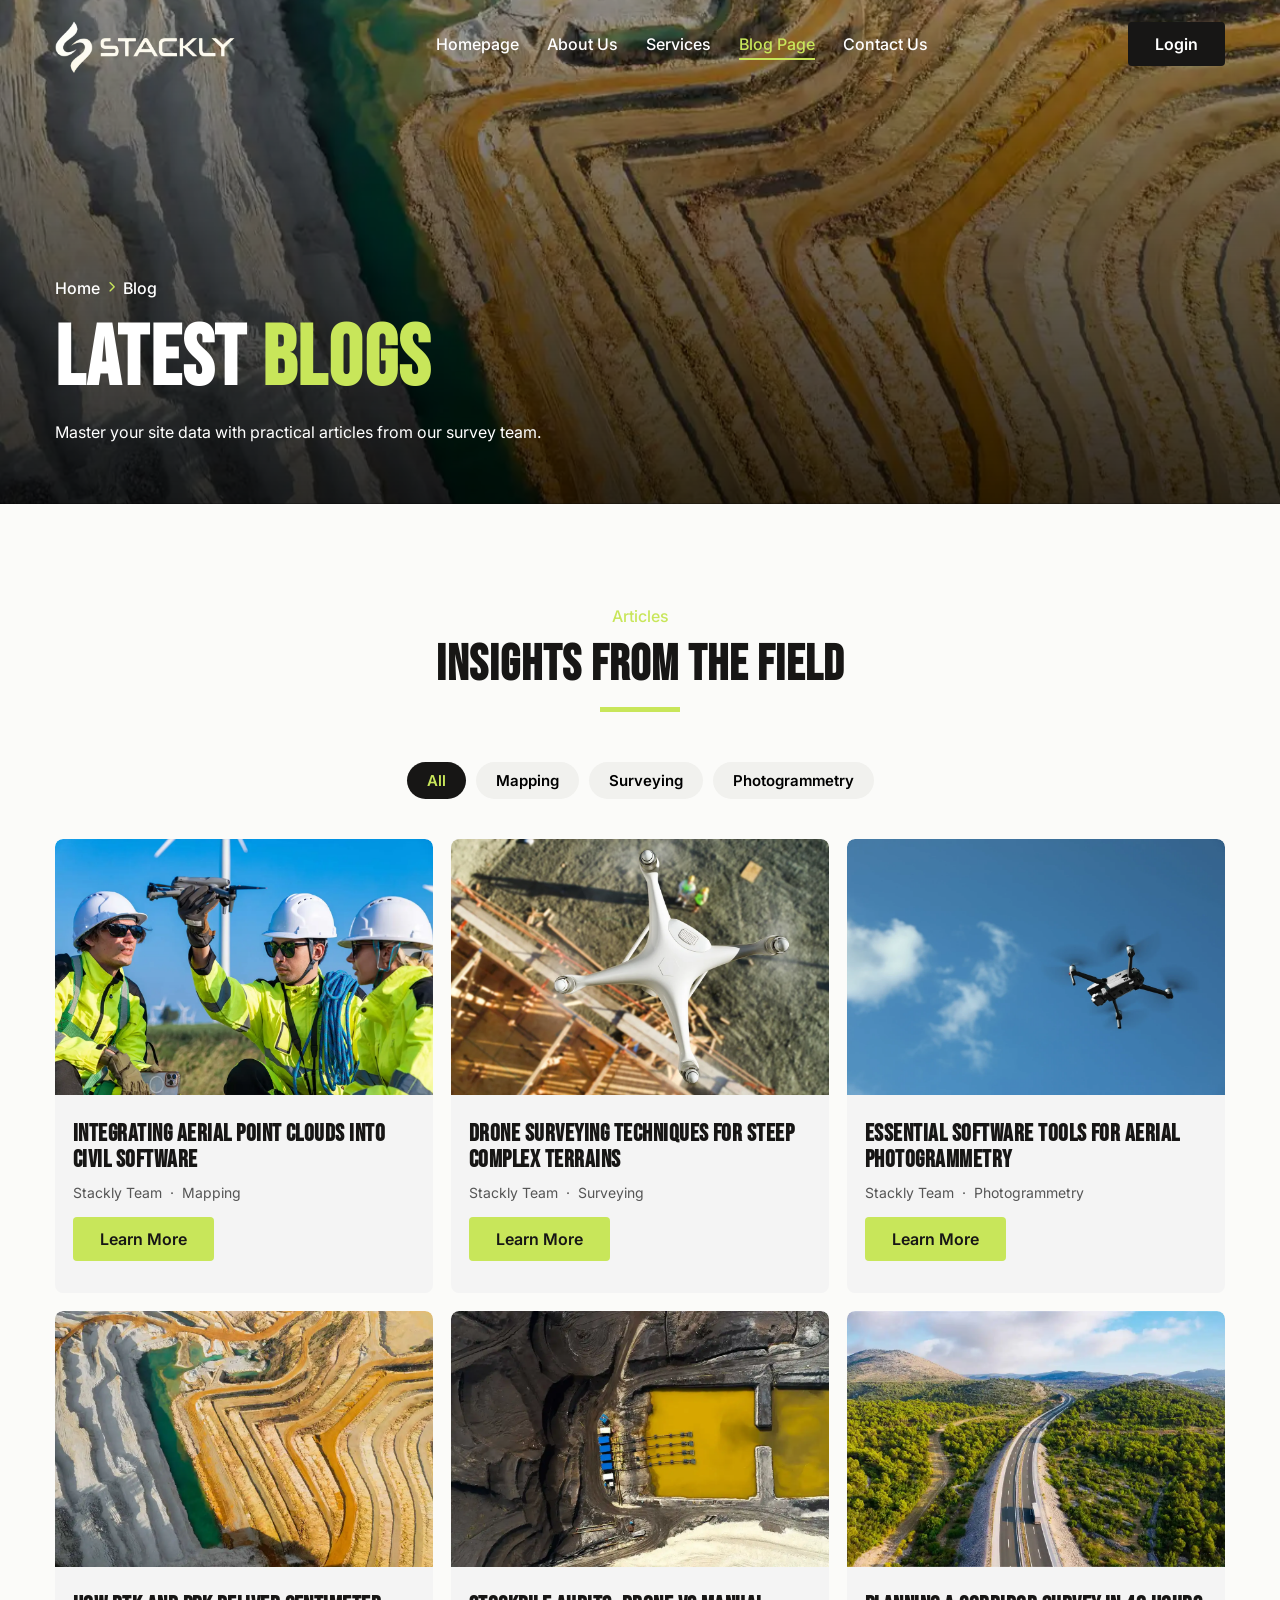
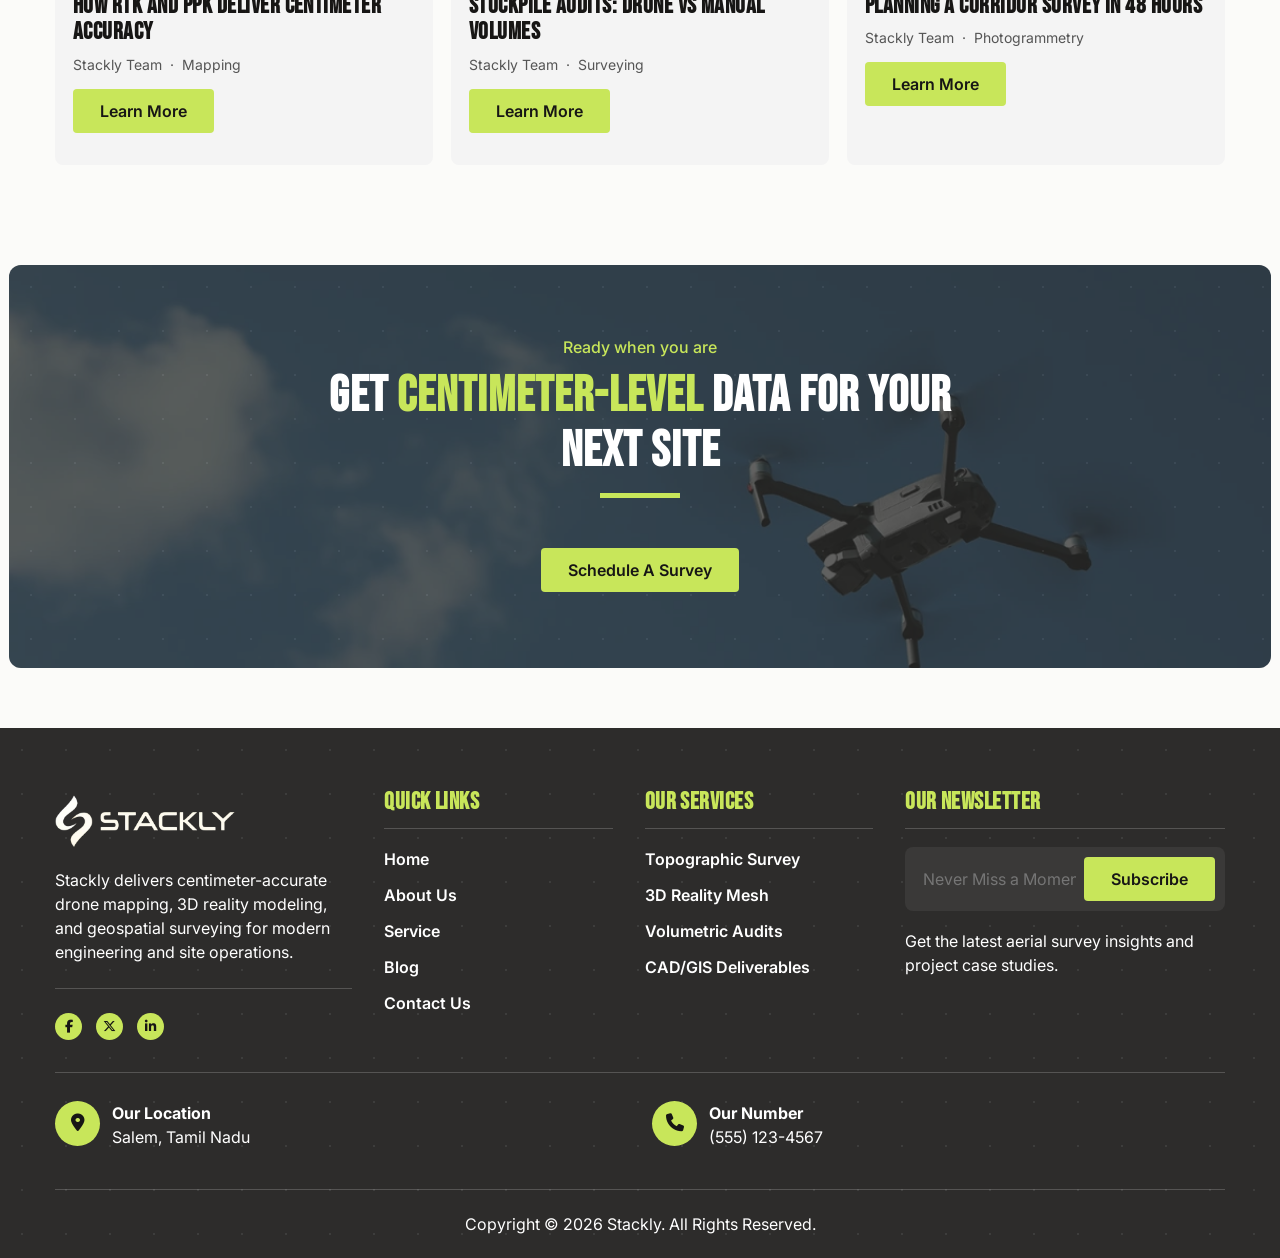
<file: blog.html>
<!DOCTYPE html>
<html lang="en">

<head>
    <meta charset="UTF-8">
    <meta name="viewport" content="width=device-width, initial-scale=1">
    <title>Stackly – Blog</title>
    <link rel="preconnect" href="https://fonts.googleapis.com">
    <link href="https://fonts.googleapis.com/css2?family=Bebas+Neue&family=Inter:wght@400;500;600&display=swap"
        rel="stylesheet">
    <link rel="stylesheet" href="https://cdnjs.cloudflare.com/ajax/libs/font-awesome/6.5.2/css/all.min.css">
    <link rel="stylesheet" href="style.css">
    <link rel="stylesheet" href="inner.css">
</head>

<body class="">
    <header class="nav">
        <div class="wrap nav-in"><a href="./index.html" class="logo"><img src="./logo/Untitled design (1)-compressed_11zon.webp" alt=""></a><button class="burger"
                aria-label="Menu"><i class="fa-solid fa-bars"></i></button>
            <nav class="menu"><a href="./index.html">Homepage</a><a href="./about.html">About Us</a><a
                    href="./service.html">Services</a><a href="./blog.html">Blog Page</a><a
                    href="./contact.html">Contact Us</a>         <a href="./login.html" class="btn lime" id="mobile-login" style="width:fit-content;">Login</a>
</nav><a href="./login.html" class="btn dark">Login</a>
        </div>
    </header>
    <section class="pg"><img
            src="./aerial%20view%20lands/aerial-view-of-terraced-landscape-with-green-water-2026-03-19-10-22-33-utc-compressed.webp"
            alt="Drone mapping">
        <div class="wrap">
            <div class="crumb"><a href="./index.html">Home</a><i class="fa-solid fa-chevron-right"></i><span>Blog</span>
            </div>
            <h1>Latest <span>Blogs</span></h1>
            <p>Master your site data with practical articles from our survey team.</p>
        </div>
    </section>
    <section class="sec">
        <div class="wrap center">
            <p class="eyebrow">Articles</p>
            <h2>Insights from the field</h2>
            <div class="chips2"><button class="on" data-c="all">All</button><button
                    data-c="Mapping">Mapping</button><button data-c="Surveying">Surveying</button><button
                    data-c="Photogrammetry">Photogrammetry</button></div>
            <div class="grid3 left">
                <article class="post" data-c="Mapping">
                    <div class="ph"><img
                            src="./drone with person/wind-turbine-engineers-inspecting-drone-on-wind-fa-2026-03-24-08-59-23-utc-compressed.webp"
                            alt="Integrating aerial point clouds into civil software"></div>
                    <h3>Integrating aerial point clouds into civil software</h3>
                    <p class="meta">Stackly Team &nbsp;·&nbsp; Mapping</p><a href="./404.html" class="btn lime">Learn
                        More</a>
                </article>
                <article class="post" data-c="Surveying">
                    <div class="ph"><img
                            src="./drones/drone-inspecting-construction-progress-on-a-sunny-2026-03-09-03-26-09-utc-compressed.webp"
                            alt="Drone surveying techniques for steep complex terrains"></div>
                    <h3>Drone surveying techniques for steep complex terrains</h3>
                    <p class="meta">Stackly Team &nbsp;·&nbsp; Surveying</p><a href="./404.html" class="btn lime">Learn
                        More</a>
                </article>
                <article class="post" data-c="Photogrammetry">
                    <div class="ph"><img
                            src="./drones/drone-flying-in-a-blue-sky-with-clouds-2026-03-27-01-41-57-utc-compressed.webp"
                            alt="Essential software tools for aerial photogrammetry"></div>
                    <h3>Essential software tools for aerial photogrammetry</h3>
                    <p class="meta">Stackly Team &nbsp;·&nbsp; Photogrammetry</p><a href="./404.html"
                        class="btn lime">Learn More</a>
                </article>
                <article class="post" data-c="Mapping">
                    <div class="ph"><img
                            src="./aerial%20view%20lands/aerial-view-of-terraced-landscape-with-green-water-2026-03-19-10-22-33-utc-compressed.webp"
                            alt="How RTK and PPK deliver centimeter accuracy"></div>
                    <h3>How RTK and PPK deliver centimeter accuracy</h3>
                    <p class="meta">Stackly Team &nbsp;·&nbsp; Mapping</p><a href="./404.html" class="btn lime">Learn
                        More</a>
                </article>
                <article class="post" data-c="Surveying">
                    <div class="ph"><img
                            src="./aerial%20view%20lands/aerial-view-of-yellow-mining-waste-pools-2026-03-19-23-01-45-utc-compressed.webp"
                            alt="Stockpile audits: drone vs manual volumes"></div>
                    <h3>Stockpile audits: drone vs manual volumes</h3>
                    <p class="meta">Stackly Team &nbsp;·&nbsp; Surveying</p><a href="./404.html" class="btn lime">Learn
                        More</a>
                </article>
                <article class="post" data-c="Photogrammetry">
                    <div class="ph"><img
                            src="./aerial%20view%20lands/highway-passes-through-landscape-of-mountains-and-2026-03-19-23-09-55-utc-compressed.webp"
                            alt="Planning a corridor survey in 48 hours"></div>
                    <h3>Planning a corridor survey in 48 hours</h3>
                    <p class="meta">Stackly Team &nbsp;·&nbsp; Photogrammetry</p><a href="./404.html"
                        class="btn lime">Learn More</a>
                </article>
            </div>
        </div>
    </section>
    <section class="cta dark dots"><img class="bgi"
            src="./drones/drone-flying-in-a-blue-sky-with-clouds-2026-03-27-01-41-57-utc-compressed.webp" alt="">
        <div class="wrap center">
            <p class="eyebrow">Ready when you are</p>
            <h2>Get <span style="color:var(--lime)">centimeter-level</span> data for your next site</h2><a
                href="./contact.html" class="btn lime">Schedule A Survey</a>
        </div>
    </section>
    <footer class="dark dots foot">
        <div class="wrap fgrid">
            <div><a href="./index.html" class="logo"><img src="./logo/Untitled design (1)-compressed_11zon.webp" alt=""></a>
                <p>Stackly delivers centimeter-accurate drone mapping, 3D reality modeling, and geospatial surveying for
                    modern engineering and site operations.</p>
                <div class="soc"><a href="./404.html" aria-label="Facebook"><i
                            class="fa-brands fa-facebook-f"></i></a><a href="./404.html" aria-label="X"><i
                            class="fa-brands fa-x-twitter"></i></a><a href="./404.html" aria-label="LinkedIn"><i
                            class="fa-brands fa-linkedin-in"></i></a></div>
            </div>
            <div>
                <h5>Quick Links</h5><a href="./index.html">Home</a><a href="./about.html">About Us</a><a
                    href="./service.html">Service</a><a href="./blog.html">Blog</a><a href="./contact.html">Contact
                    Us</a>
            </div>
            <div>
                <h5>Our Services</h5><a href="./service.html">Topographic Survey</a><a href="./service.html">3D Reality
                    Mesh</a><a href="./service.html">Volumetric Audits</a><a href="./service.html">CAD/GIS
                    Deliverables</a>
            </div>
            <div>
                <h5>Our Newsletter</h5>
                <form class="news"><input type="email" placeholder="Never Miss a Moment" required><button
                        class="btn lime">Subscribe</button></form>
                <p>Get the latest aerial survey insights and project case studies.</p>
            </div>
            <div class="contact">
                <div><i class="ico"><i class="fa-solid fa-location-dot"></i></i>
                    <p><b>Our Location</b><br>Salem, Tamil Nadu</p>
                </div>
                <div><i class="ico"><i class="fa-solid fa-phone"></i></i>
                    <p><b>Our Number</b><br>(555) 123-4567</p>
                </div>
            </div>
        </div>
        <p class="copy">Copyright © 2026 Stackly. All Rights Reserved.</p>
    </footer>
    <script src="inner.js"></script>
</body>

</html>
</file>
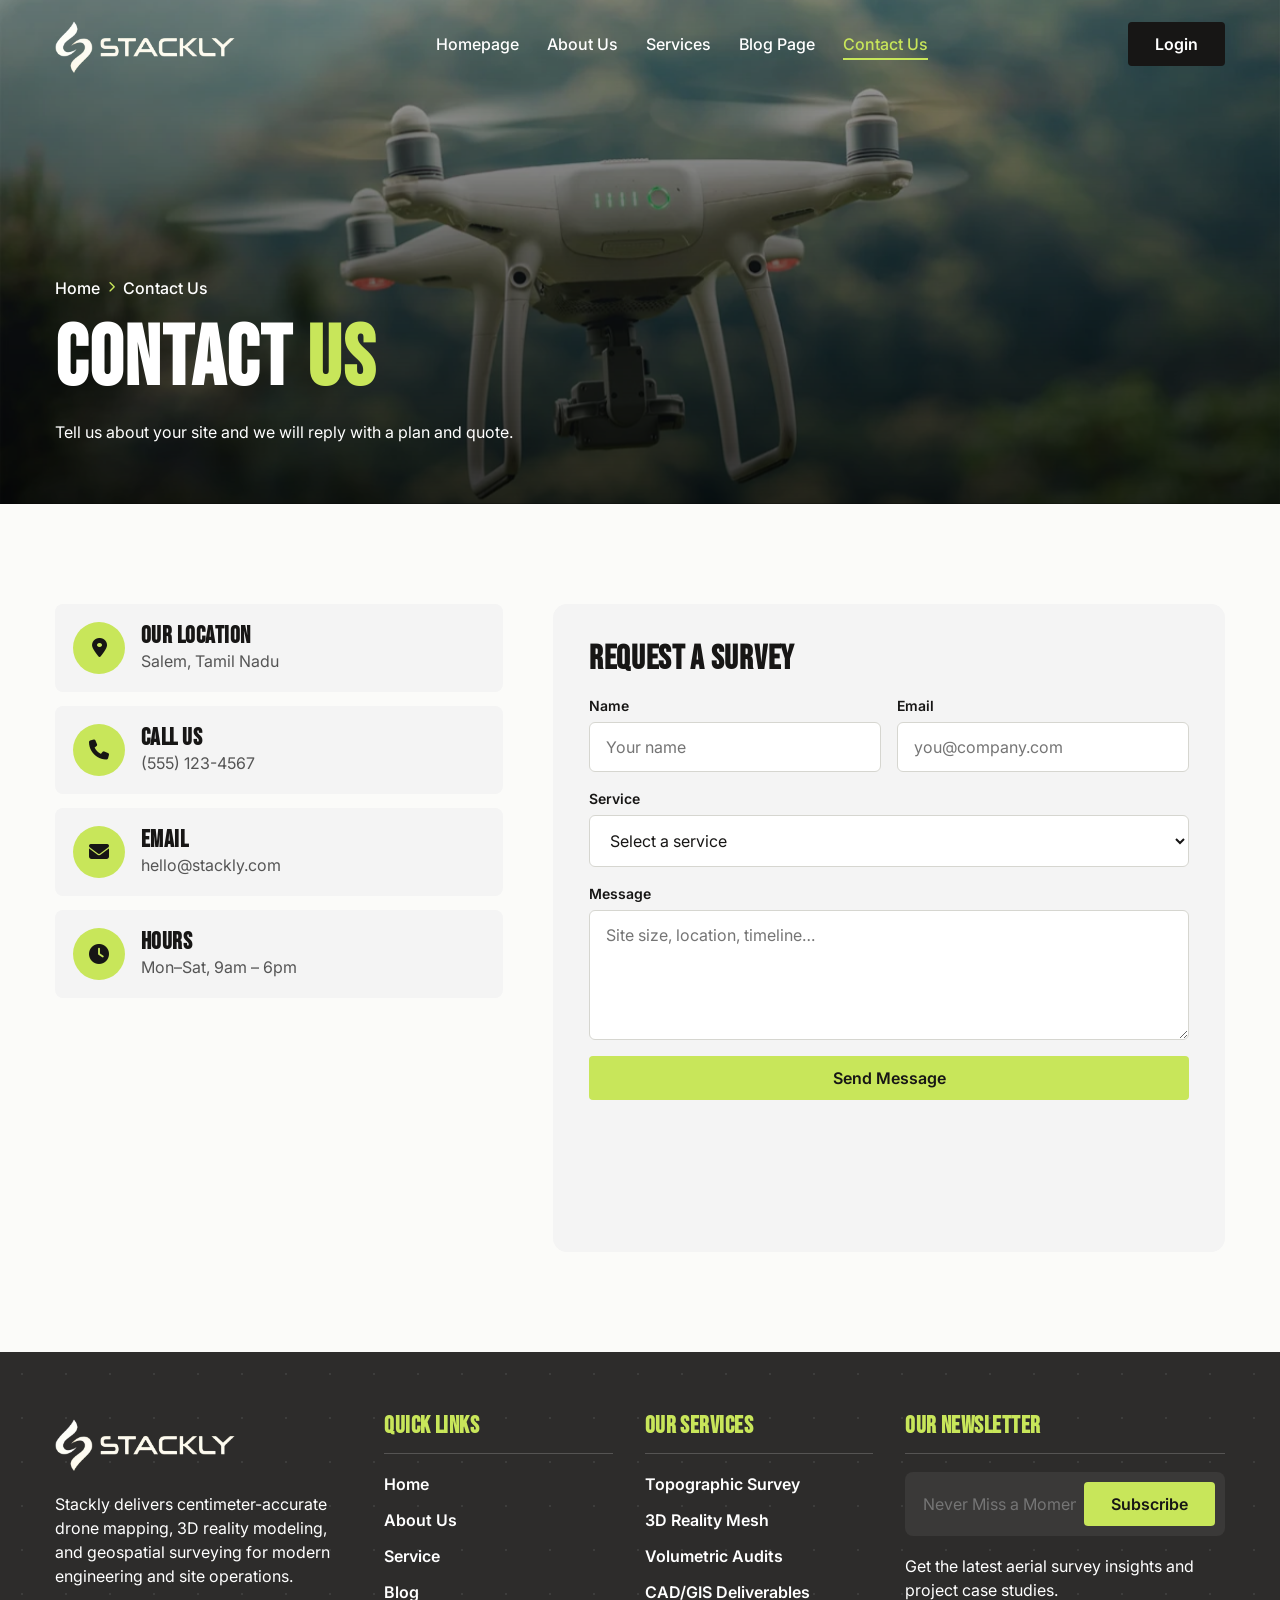
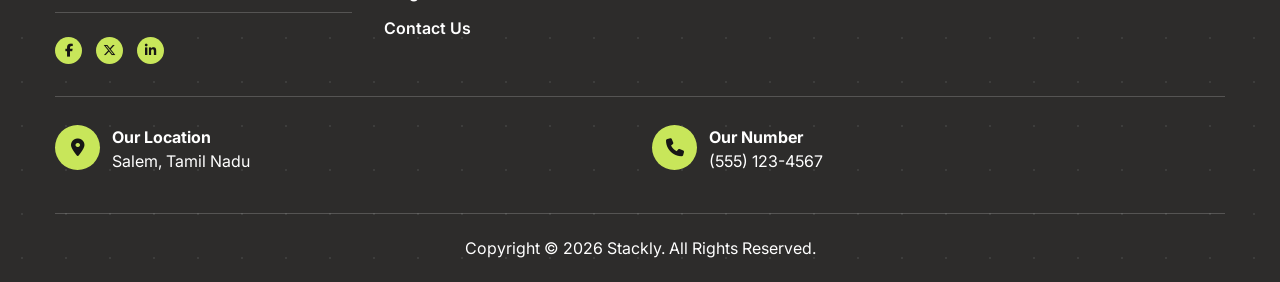
<file: contact.html>
<!DOCTYPE html>
<html lang="en">

<head>
    <meta charset="UTF-8">
    <meta name="viewport" content="width=device-width, initial-scale=1">
    <title>Stackly – Contact Us</title>
    <link rel="preconnect" href="https://fonts.googleapis.com">
    <link href="https://fonts.googleapis.com/css2?family=Bebas+Neue&family=Inter:wght@400;500;600&display=swap"
        rel="stylesheet">
    <link rel="stylesheet" href="https://cdnjs.cloudflare.com/ajax/libs/font-awesome/6.5.2/css/all.min.css">
    <link rel="stylesheet" href="style.css">
    <link rel="stylesheet" href="inner.css">
</head>

<body class="">
    <header class="nav">
        <div class="wrap nav-in"><a href="./index.html" class="logo"><img src="./logo/Untitled design (1)-compressed_11zon.webp" alt=""></a><button class="burger"
                aria-label="Menu"><i class="fa-solid fa-bars"></i></button>
            <nav class="menu"><a href="./index.html">Homepage</a><a href="./about.html">About Us</a><a
                    href="./service.html">Services</a><a href="./blog.html">Blog Page</a><a
                    href="./contact.html">Contact Us</a>         <a href="./login.html" class="btn lime" id="mobile-login" style="width:fit-content;">Login</a>
</nav><a href="./login.html" class="btn dark">Login</a>
        </div>
    </header>
    <section class="pg"><img
            src="./drones/drone-flying-above-mountain-landscape-on-overcast-2026-03-17-05-30-53-utc-compressed.webp"
            alt="Drone mapping">
        <div class="wrap">
            <div class="crumb"><a href="./index.html">Home</a><i class="fa-solid fa-chevron-right"></i><span>Contact
                    Us</span></div>
            <h1>Contact <span>Us</span></h1>
            <p>Tell us about your site and we will reply with a plan and quote.</p>
        </div>
    </section>
    <section class="sec">
        <div class="wrap ct">
            <div>
                <div class="ci"><i class="ico"><i class="fa-solid fa-location-dot"></i></i>
                    <div>
                        <h4>Our Location</h4>
                        <p>Salem, Tamil Nadu</p>
                    </div>
                </div>
                <div class="ci"><i class="ico"><i class="fa-solid fa-phone"></i></i>
                    <div>
                        <h4>Call Us</h4>
                        <p>(555) 123-4567</p>
                    </div>
                </div>
                <div class="ci"><i class="ico"><i class="fa-solid fa-envelope"></i></i>
                    <div>
                        <h4>Email</h4>
                        <p>hello@stackly.com</p>
                    </div>
                </div>
                <div class="ci"><i class="ico"><i class="fa-solid fa-clock"></i></i>
                    <div>
                        <h4>Hours</h4>
                        <p>Mon–Sat, 9am – 6pm</p>
                    </div>
                </div>
              <div class="ph" style="height:240px;margin-top:6px">
    <iframe
        src="https://www.google.com/maps?q=Stackly%20Salem%20Tamil%20Nadu&output=embed"
        width="100%"
        height="100%"
        style="border:0;"
        allowfullscreen=""
        loading="lazy"
        referrerpolicy="no-referrer-when-downgrade">
    </iframe>
</div>
            </div>
            <div class="panel">
                <h3>Request a survey</h3>
                <form class="form" data-f novalidate>
                    <div class="row2"><label class="f">Name<input id="name" name="name" type="text"
                                placeholder="Your name" data-r="name"><small>Please enter a valid
                                name</small></label><label class="f">Email<input id="email" name="email" type="email"
                                placeholder="you@company.com" data-r="email"><small>Please enter a valid
                                email</small></label></div><label class="f">Service<select data-r="sel">
                            <option value="">Select a service</option>
                            <option>Topographic Survey</option>
                            <option>3D Reality Modeling</option>
                            <option>Volumetric Analysis</option>
                            <option>Thermal Inspection</option>
                        </select><small>Please choose a service</small></label><label class="f">Message<textarea
                            data-r="msg" placeholder="Site size, location, timeline…"></textarea><small>Please enter at
                            least 10 characters</small></label>
                    <div class="ok"><i class="fa-solid fa-circle-check"></i> Thanks! We will reply within one business
                        day.</div><button class="btn lime">Send Message</button>
                </form>
            </div>
        </div>
    </section>
    <footer class="dark dots foot">
        <div class="wrap fgrid">
            <div><a href="./index.html" class="logo"><img src="./logo/Untitled design (1)-compressed_11zon.webp" alt=""></a>
                <p>Stackly delivers centimeter-accurate drone mapping, 3D reality modeling, and geospatial surveying for
                    modern engineering and site operations.</p>
                <div class="soc"><a href="./404.html" aria-label="Facebook"><i
                            class="fa-brands fa-facebook-f"></i></a><a href="./404.html" aria-label="X"><i
                            class="fa-brands fa-x-twitter"></i></a><a href="./404.html" aria-label="LinkedIn"><i
                            class="fa-brands fa-linkedin-in"></i></a></div>
            </div>
            <div>
                <h5>Quick Links</h5><a href="./index.html">Home</a><a href="./about.html">About Us</a><a
                    href="./service.html">Service</a><a href="./blog.html">Blog</a><a href="./contact.html">Contact
                    Us</a>
            </div>
            <div>
                <h5>Our Services</h5><a href="./service.html">Topographic Survey</a><a href="./service.html">3D Reality
                    Mesh</a><a href="./service.html">Volumetric Audits</a><a href="./service.html">CAD/GIS
                    Deliverables</a>
            </div>
            <div>
                <h5>Our Newsletter</h5>
                <form class="news"><input type="email" placeholder="Never Miss a Moment" required><button
                        class="btn lime">Subscribe</button></form>
                <p>Get the latest aerial survey insights and project case studies.</p>
            </div>
            <div class="contact">
                <div><i class="ico"><i class="fa-solid fa-location-dot"></i></i>
                    <p><b>Our Location</b><br>Salem, Tamil Nadu</p>
                </div>
                <div><i class="ico"><i class="fa-solid fa-phone"></i></i>
                    <p><b>Our Number</b><br>(555) 123-4567</p>
                </div>
            </div>
        </div>
        <p class="copy">Copyright © 2026 Stackly. All Rights Reserved.</p>
    </footer>
    <script src="inner.js"></script>
</body>

</html>
</file>
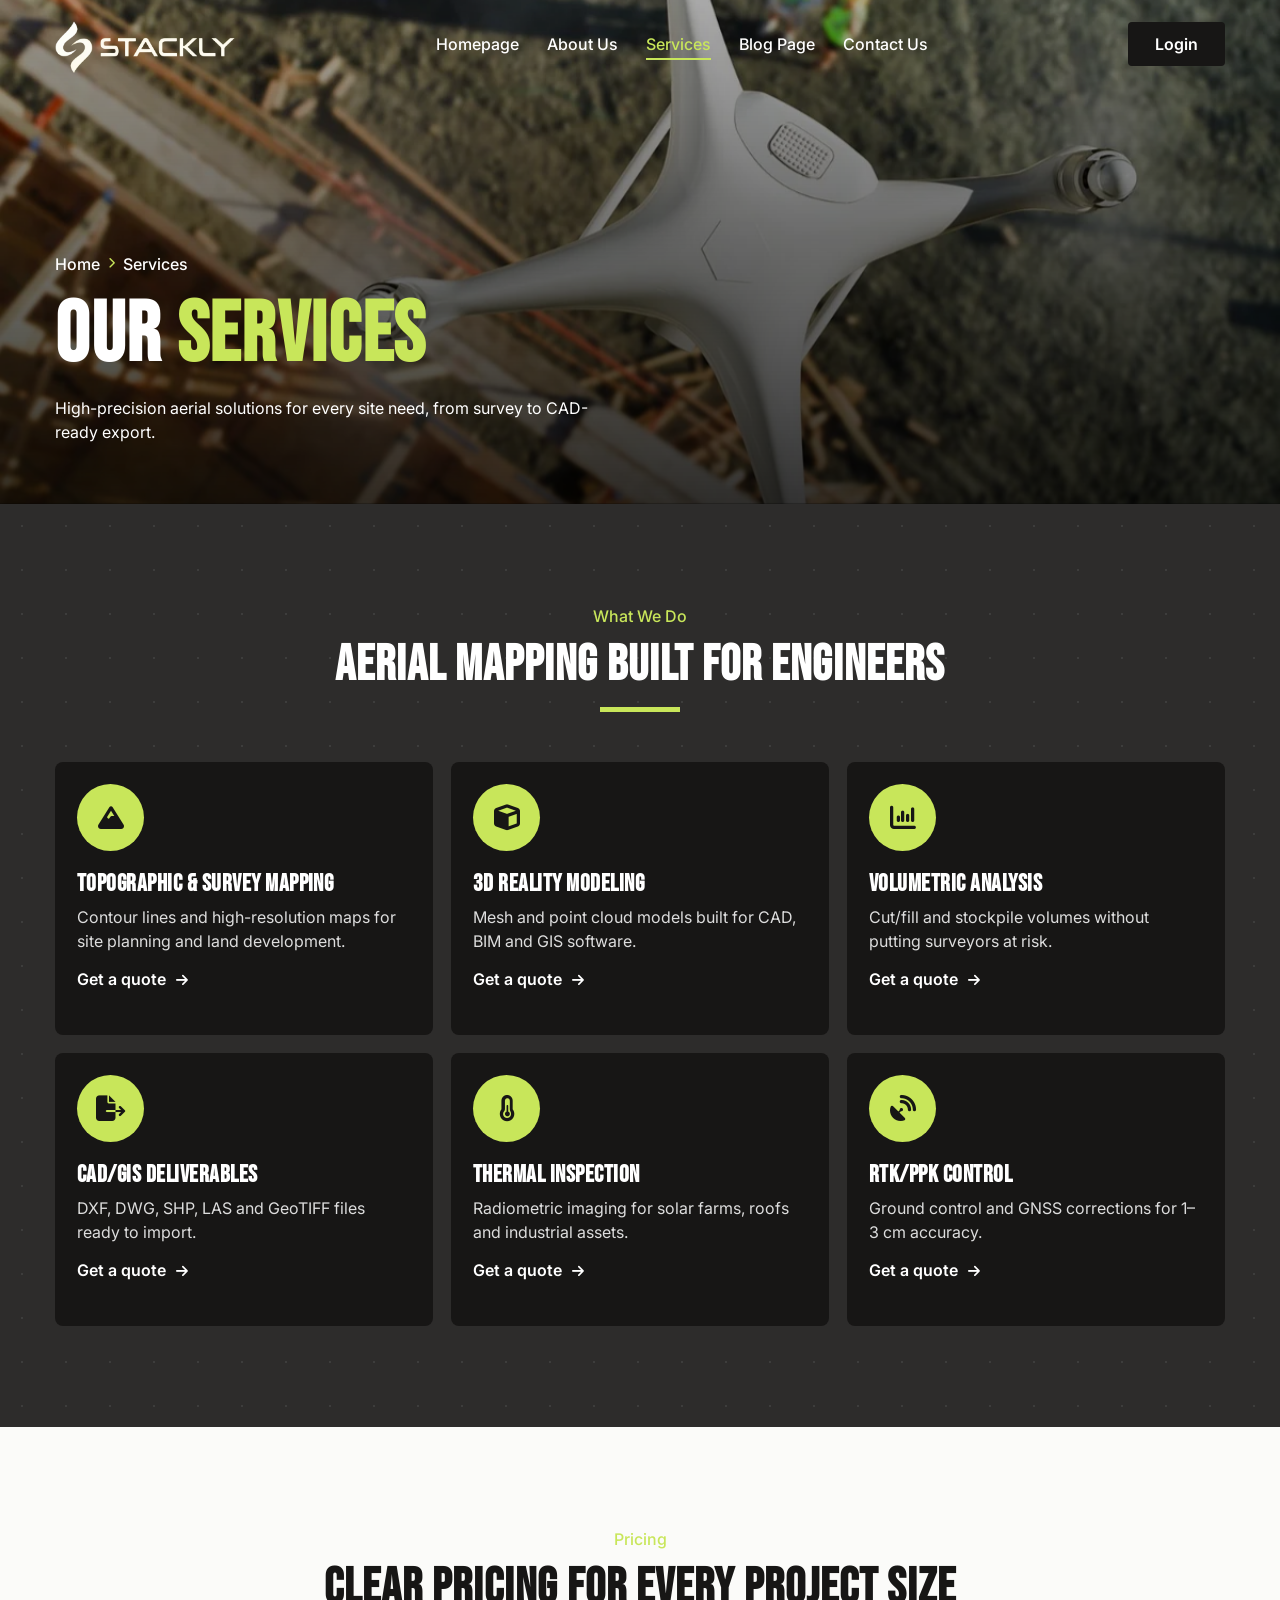
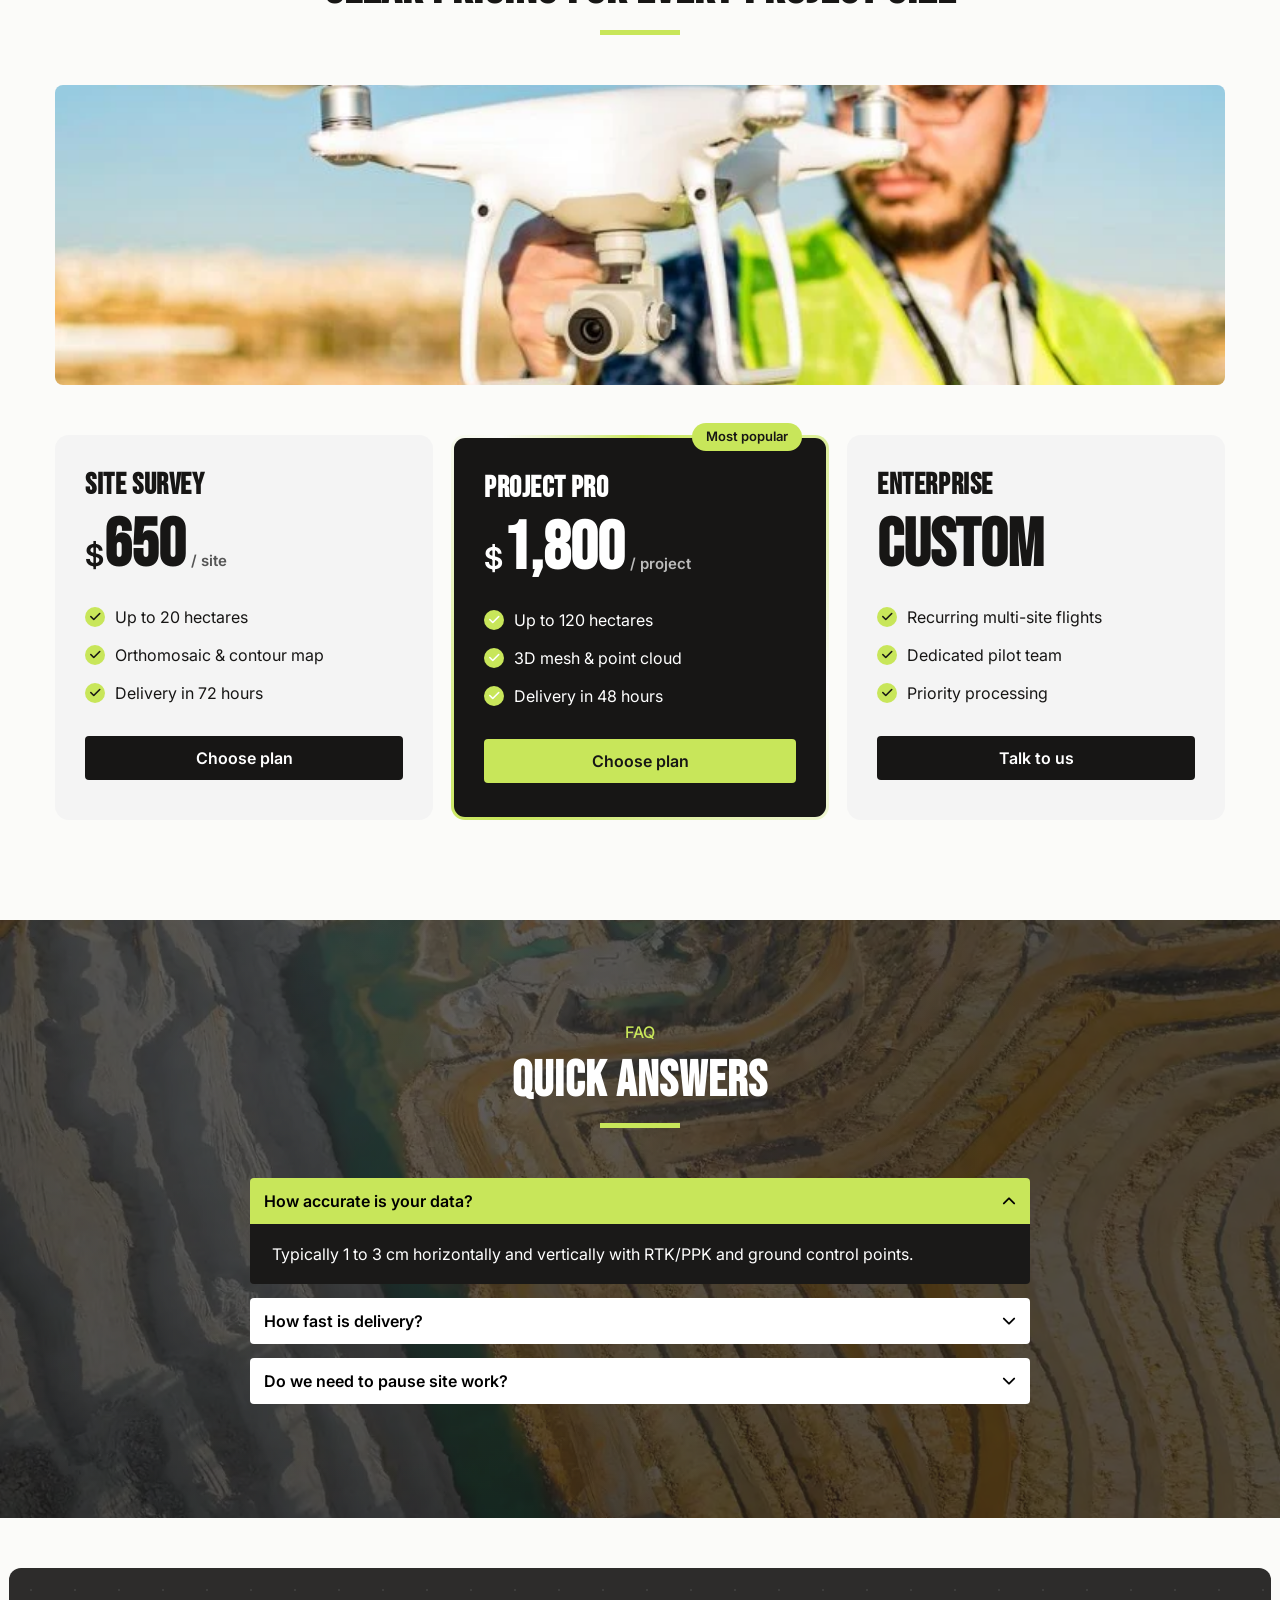
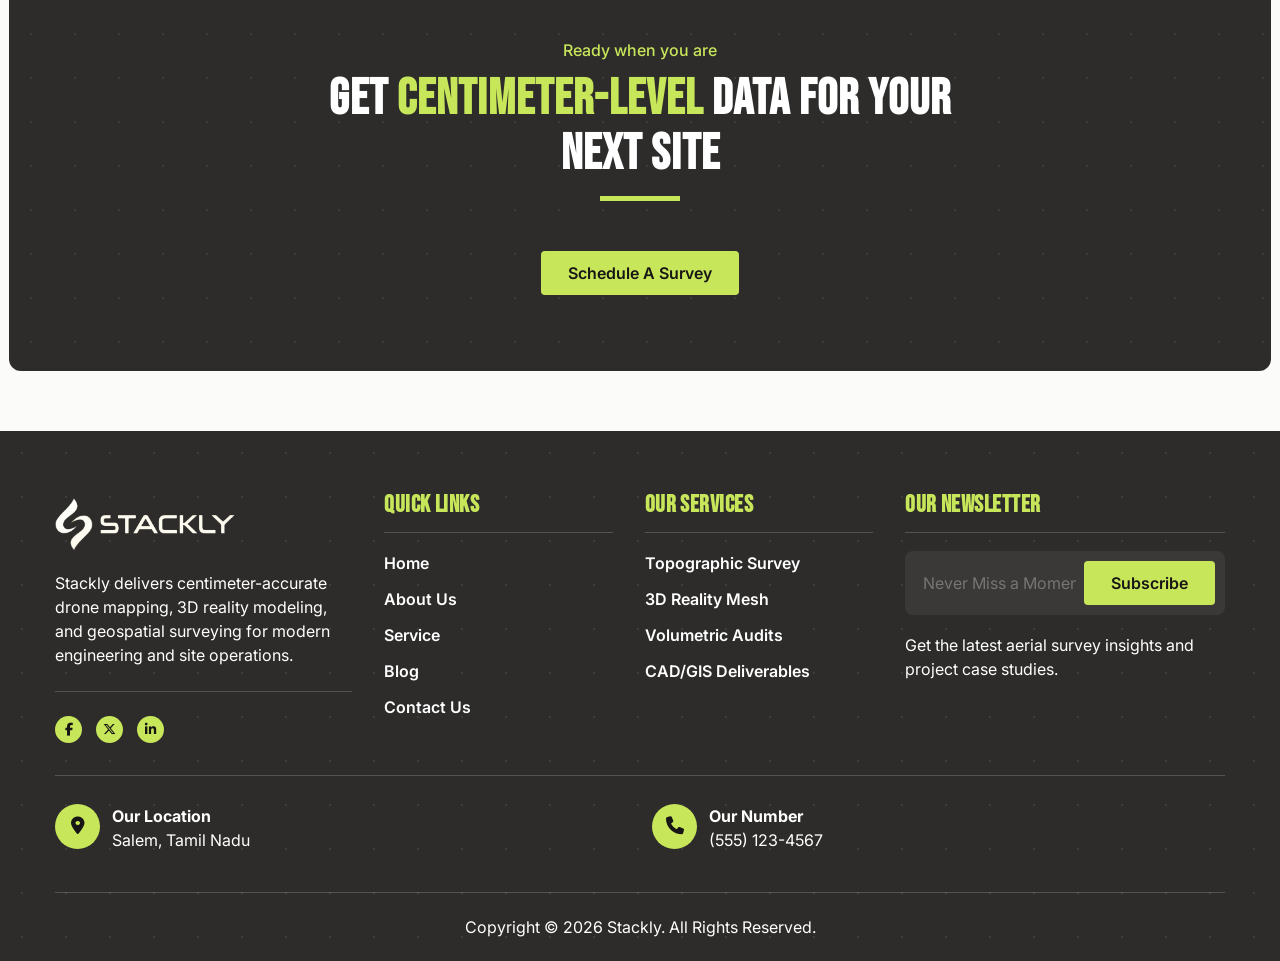
<file: service.html>
<!DOCTYPE html>
<html lang="en">

<head>
    <meta charset="UTF-8">
    <meta name="viewport" content="width=device-width, initial-scale=1">
    <title>Stackly – Services</title>
    <link rel="preconnect" href="https://fonts.googleapis.com">
    <link href="https://fonts.googleapis.com/css2?family=Bebas+Neue&family=Inter:wght@400;500;600&display=swap"
        rel="stylesheet">
    <link rel="stylesheet" href="https://cdnjs.cloudflare.com/ajax/libs/font-awesome/6.5.2/css/all.min.css">
    <link rel="stylesheet" href="style.css">
    <link rel="stylesheet" href="inner.css">
</head>

<body class="">
    <header class="nav">
        <div class="wrap nav-in"><a href="./index.html" class="logo"><img src="./logo/Untitled design (1)-compressed_11zon.webp" alt=""></a><button class="burger"
                aria-label="Menu"><i class="fa-solid fa-bars"></i></button>
            <nav class="menu"><a href="./index.html">Homepage</a><a href="./about.html">About Us</a><a
                    href="./service.html">Services</a><a href="./blog.html">Blog Page</a><a
                    href="./contact.html">Contact Us</a>         <a href="./login.html" class="btn lime" id="mobile-login" style="width:fit-content;">Login</a>
</nav><a href="./login.html" class="btn dark">Login</a>
        </div>
    </header>
    <section class="pg"><img
            src="./drones/drone-inspecting-construction-progress-on-a-sunny-2026-03-09-03-26-09-utc-compressed.webp"
            alt="Drone mapping">
        <div class="wrap">
            <div class="crumb"><a href="./index.html">Home</a><i
                    class="fa-solid fa-chevron-right"></i><span>Services</span></div>
            <h1>Our <span>Services</span></h1>
            <p>High-precision aerial solutions for every site need, from survey to CAD-ready export.</p>
        </div>
    </section>
    <section class="sec dark dots">
        <div class="wrap center">
            <p class="eyebrow">What We Do</p>
            <h2>Aerial mapping built for engineers</h2>
            <div class="grid3 left">
                <article class="card"><i class="ico"><i class="fa-solid fa-mountain"></i></i>
                    <h3>Topographic & Survey Mapping</h3>
                    <p>Contour lines and high-resolution maps for site planning and land development.</p><a
                        href="./contact.html">Get a quote <i class="fa-solid fa-arrow-right"></i></a>
                </article>
                <article class="card"><i class="ico"><i class="fa-solid fa-cube"></i></i>
                    <h3>3D Reality Modeling</h3>
                    <p>Mesh and point cloud models built for CAD, BIM and GIS software.</p><a href="./contact.html">Get
                        a quote <i class="fa-solid fa-arrow-right"></i></a>
                </article>
                <article class="card"><i class="ico"><i class="fa-solid fa-chart-column"></i></i>
                    <h3>Volumetric Analysis</h3>
                    <p>Cut/fill and stockpile volumes without putting surveyors at risk.</p><a href="./contact.html">Get
                        a quote <i class="fa-solid fa-arrow-right"></i></a>
                </article>
                <article class="card"><i class="ico"><i class="fa-solid fa-file-export"></i></i>
                    <h3>CAD/GIS Deliverables</h3>
                    <p>DXF, DWG, SHP, LAS and GeoTIFF files ready to import.</p><a href="./contact.html">Get a quote <i
                            class="fa-solid fa-arrow-right"></i></a>
                </article>
                <article class="card"><i class="ico"><i class="fa-solid fa-temperature-half"></i></i>
                    <h3>Thermal Inspection</h3>
                    <p>Radiometric imaging for solar farms, roofs and industrial assets.</p><a href="./contact.html">Get
                        a quote <i class="fa-solid fa-arrow-right"></i></a>
                </article>
                <article class="card"><i class="ico"><i class="fa-solid fa-satellite-dish"></i></i>
                    <h3>RTK/PPK Control</h3>
                    <p>Ground control and GNSS corrections for 1–3 cm accuracy.</p><a href="./contact.html">Get a quote
                        <i class="fa-solid fa-arrow-right"></i></a>
                </article>
            </div>
        </div>
    </section>
    <section class="sec">
        <div class="wrap center">
            <p class="eyebrow">Pricing</p>
            <h2>Clear pricing for every project size</h2>
            <div class="ph wide"><img
                    src="./drone%20with%20person/man-holds-drone-in-field-with-safety-gear-2026-03-18-16-18-51-utc-768x512-compressed.webp"
                    alt="Pilot with survey drone"></div>
            <div class="grid3 left">
                <article class="plan">
                    <h3>Site Survey</h3>
                    <p class="price">$<b>650</b><small>/ site</small></p>
                    <ul>
                        <li>Up to 20 hectares</li>
                        <li>Orthomosaic &amp; contour map</li>
                        <li>Delivery in 72 hours</li>
                    </ul><a href="./contact.html" class="btn dark">Choose plan</a>
                </article>
                <article class="plan hot"><span class="pop">Most popular</span>
                    <h3>Project Pro</h3>
                    <p class="price">$<b>1,800</b><small>/ project</small></p>
                    <ul>
                        <li>Up to 120 hectares</li>
                        <li>3D mesh &amp; point cloud</li>
                        <li>Delivery in 48 hours</li>
                    </ul><a href="./contact.html" class="btn lime">Choose plan</a>
                </article>
                <article class="plan">
                    <h3>Enterprise</h3>
                    <p class="price"><b>Custom</b></p>
                    <ul>
                        <li>Recurring multi-site flights</li>
                        <li>Dedicated pilot team</li>
                        <li>Priority processing</li>
                    </ul><a href="./contact.html" class="btn dark">Talk to us</a>
                </article>
            </div>
        </div>
    </section>
    <section class="sec dark grad"><img class="bgi"
            src="./aerial%20view%20lands/aerial-view-of-terraced-landscape-with-green-water-2026-03-19-10-22-33-utc-compressed.webp"
            alt="">
        <div class="wrap center">
            <p class="eyebrow">FAQ</p>
            <h2>Quick answers</h2>
            <div class="acc" style="max-width:780px;margin:auto;text-align:left">
                <div class="q open"><button>How accurate is your data?<b><i
                                class="fa-solid fa-chevron-up"></i></b></button>
                    <div class="a">
                        <p>Typically 1 to 3 cm horizontally and vertically with RTK/PPK and ground control points.</p>
                    </div>
                </div>
                <div class="q"><button>How fast is delivery?<b><i class="fa-solid fa-chevron-up"></i></b></button>
                    <div class="a">
                        <p>Most projects are delivered within 48 hours of the flight.</p>
                    </div>
                </div>
                <div class="q"><button>Do we need to pause site work?<b><i
                                class="fa-solid fa-chevron-up"></i></b></button>
                    <div class="a">
                        <p>No. Flights run alongside ongoing site operations and machinery.</p>
                    </div>
                </div>
            </div>
        </div>
    </section>
    <section class="cta dark dots" style="margin-top: 50px;">
        <div class="wrap center">
            <p class="eyebrow">Ready when you are</p>
            <h2>Get <span style="color:var(--lime)">centimeter-level</span> data for your next site</h2><a
                href="./contact.html" class="btn lime">Schedule A Survey</a>
        </div>
    </section>
    <footer class="dark dots foot">
        <div class="wrap fgrid">
            <div><a href="./index.html" class="logo"><img src="./logo/Untitled design (1)-compressed_11zon.webp" alt=""></a>
                <p>Stackly delivers centimeter-accurate drone mapping, 3D reality modeling, and geospatial surveying for
                    modern engineering and site operations.</p>
                <div class="soc"><a href="./404.html" aria-label="Facebook"><i
                            class="fa-brands fa-facebook-f"></i></a><a href="./404.html" aria-label="X"><i
                            class="fa-brands fa-x-twitter"></i></a><a href="./404.html" aria-label="LinkedIn"><i
                            class="fa-brands fa-linkedin-in"></i></a></div>
            </div>
            <div>
                <h5>Quick Links</h5><a href="./index.html">Home</a><a href="./about.html">About Us</a><a
                    href="./service.html">Service</a><a href="./blog.html">Blog</a><a href="./contact.html">Contact
                    Us</a>
            </div>
            <div>
                <h5>Our Services</h5><a href="./service.html">Topographic Survey</a><a href="./service.html">3D Reality
                    Mesh</a><a href="./service.html">Volumetric Audits</a><a href="./service.html">CAD/GIS
                    Deliverables</a>
            </div>
            <div>
                <h5>Our Newsletter</h5>
                <form class="news"><input type="email" placeholder="Never Miss a Moment" required><button
                        class="btn lime">Subscribe</button></form>
                <p>Get the latest aerial survey insights and project case studies.</p>
            </div>
            <div class="contact">
                <div><i class="ico"><i class="fa-solid fa-location-dot"></i></i>
                    <p><b>Our Location</b><br>Salem, Tamil Nadu</p>
                </div>
                <div><i class="ico"><i class="fa-solid fa-phone"></i></i>
                    <p><b>Our Number</b><br>(555) 123-4567</p>
                </div>
            </div>
        </div>
        <p class="copy">Copyright © 2026 Stackly. All Rights Reserved.</p>
    </footer>
    <script src="inner.js"></script>
</body>

</html>
</file>
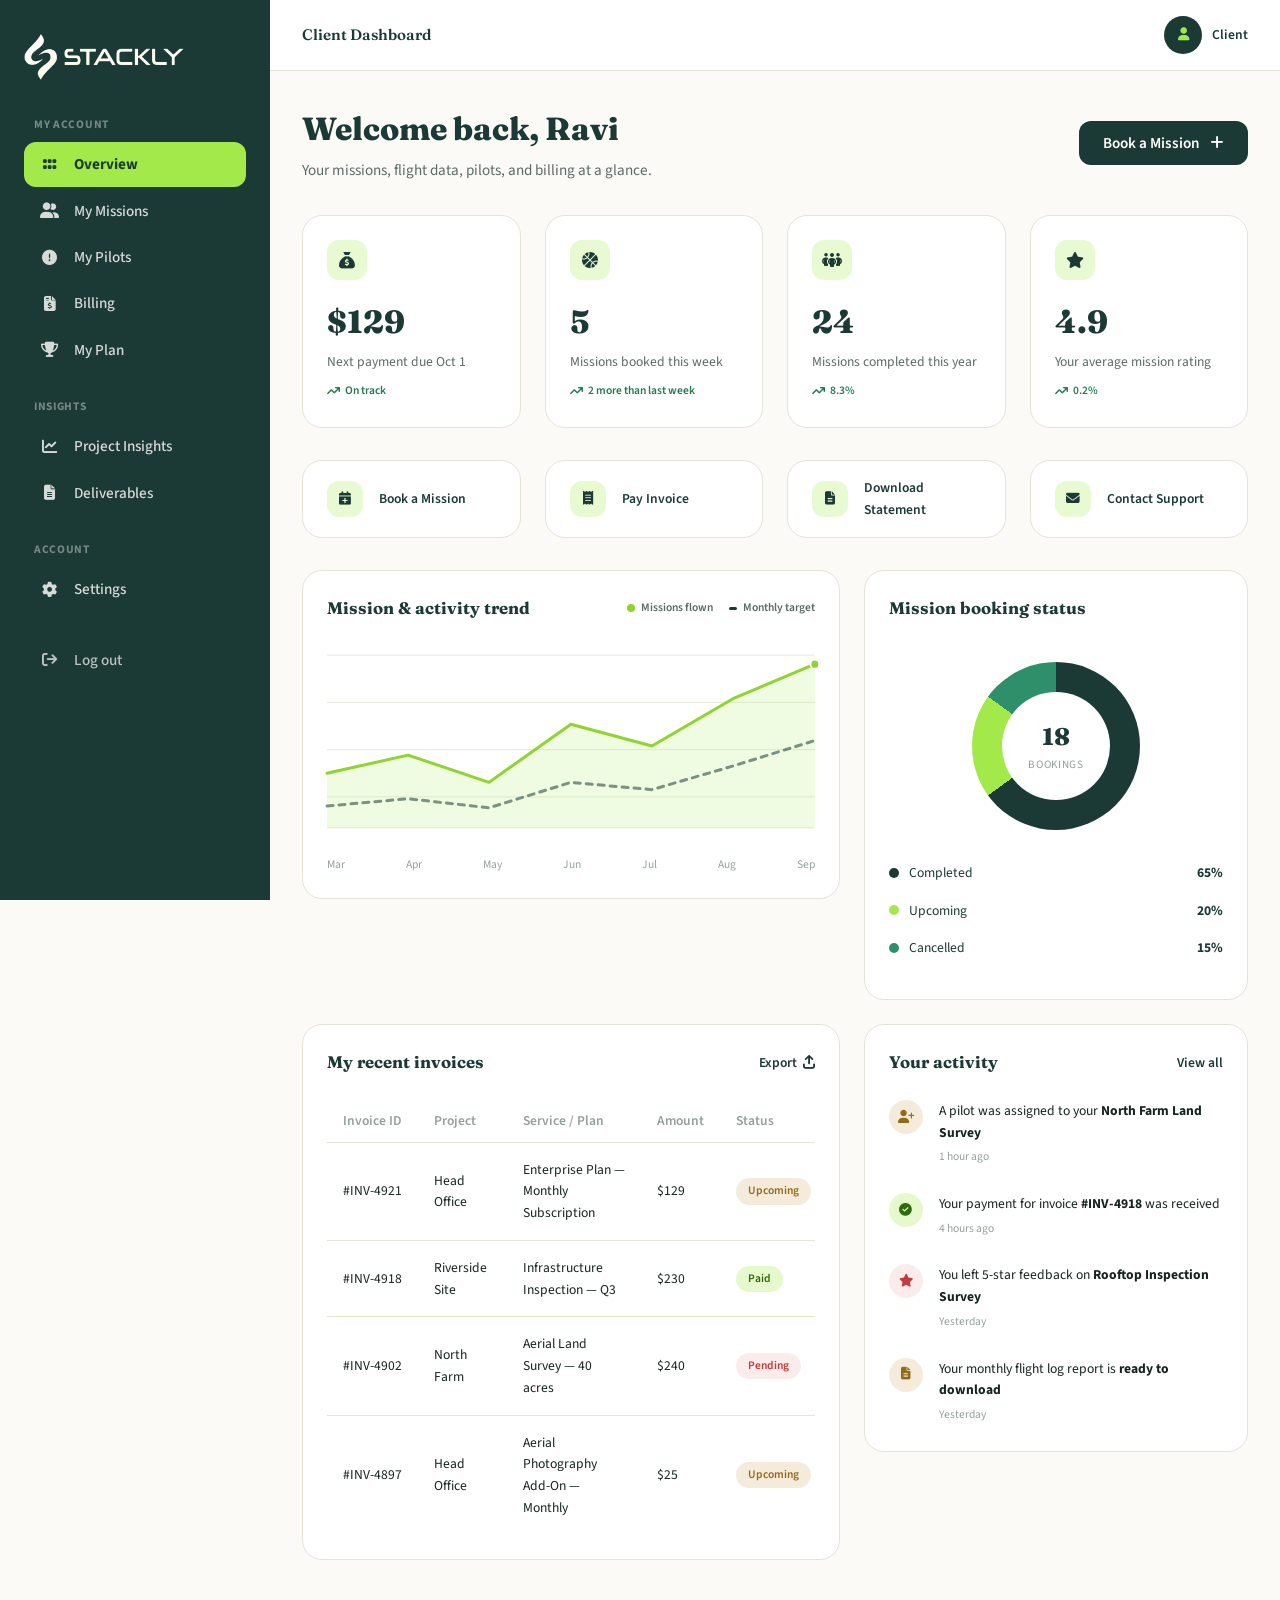
<file: user.html>
<!DOCTYPE html>
<html lang="en">
<head>
    <meta charset="UTF-8" />
    <meta name="viewport" content="width=device-width, initial-scale=1.0" />
    <link rel="stylesheet" href="https://cdnjs.cloudflare.com/ajax/libs/font-awesome/6.7.2/css/all.min.css" />
    <link href="https://fonts.googleapis.com/css2?family=Fraunces:ital,opsz,wght@0,9..144,400;0,9..144,500;0,9..144,600;0,9..144,700;0,9..144,800;1,9..144,500&family=Source+Sans+3:wght@400;500;600;700;800&display=swap" rel="stylesheet" />
    <link rel="stylesheet" href="dashboard.css" />
    <title>My Dashboard — Stackly Drone Services</title>
</head>
<body class="dashboard-body">

    <div class="dash-shell">

        <!-- ============ SIDEBAR ============ -->
        <aside class="sidebar" id="sidebar">
            <div class="sidebar-top">
                <a href="index.html" class="logo" style="width: 160px;height: 60px;">
                    <img src="./logo/Untitled design (1)-compressed_11zon.webp" alt="" style="width: 100%;height: 60px;object-fit: cover;">
                </a>
                <button class="sidebar-close" id="sidebarClose" aria-label="Close menu"><i class="fa-solid fa-xmark"></i></button>
            </div>

            <div class="sidebar-user">
                <div class="sidebar-avatar">RK</div>
                <div>
                    <p class="sidebar-user-name">Ravi Kumar</p>
                    <p class="sidebar-user-email">ravi@stackly.com</p>
                </div>
            </div>

            <nav class="sidebar-nav">
                <p class="nav-label">My Account</p>
                <a href="#overview" class="nav-link active" data-section="overview"><i class="fa-solid fa-grip"></i> Overview</a>
                <a href="#clients" class="nav-link" data-section="clients"><i class="fa-solid fa-user-group"></i> My Missions</a>
                <a href="#staff" class="nav-link" data-section="staff"><i class="fa-solid fa-circle-exclamation"></i> My Pilots</a>
                <a href="#requests" class="nav-link" data-section="requests"><i class="fa-solid fa-file-invoice-dollar"></i> Billing</a>
                <a href="#departments" class="nav-link" data-section="departments"><i class="fa-solid fa-trophy"></i> My Plan</a>

                <p class="nav-label">Insights</p>
                <a href="#analytics" class="nav-link" data-section="analytics"><i class="fa-solid fa-chart-line"></i> Project Insights</a>
                <a href="#reports" class="nav-link" data-section="reports"><i class="fa-solid fa-file-lines"></i> Deliverables</a>

                <p class="nav-label">Account</p>
                <a href="#settings" class="nav-link" data-section="settings"><i class="fa-solid fa-gear"></i> Settings</a>
                <a href="./login.html" class="nav-link nav-link-danger"><i class="fa-solid fa-arrow-right-from-bracket"></i> Log out</a>
            </nav>
        </aside>

        <div class="sidebar-overlay" id="sidebarOverlay"></div>

        <!-- ============ MAIN ============ -->
        <div class="dash-main">

            <header class="topbar">
                <button class="menu-toggle" id="menuToggle" aria-label="Open menu"><i class="fa-solid fa-bars"></i></button>
                <div class="topbar-search">Client Dashboard</div>
                <div class="topbar-actions">
                    <div class="topbar-user">
                        <div class="topbar-avatar"><i class="fa-solid fa-user"></i></div>
                        <div class="topbar-user-text">
                            <p class="topbar-user-name">Client</p>
                            <p class="topbar-user-email"><span id="dashboardEmail"></span></p>
                        </div>
                    </div>
                </div>
            </header>

            <!-- ============ OVERVIEW ============ -->
            <section class="dash-section active" id="overview">
                <div class="section-head">
                    <div>
                        <h1>Welcome back, Ravi</h1>
                        <p class="section-sub">Your missions, flight data, pilots, and billing at a glance.</p>
                    </div>
                    <a href="./404.html" class="btn-primary">Book a Mission <i class="fa-solid fa-plus"></i></a>
                </div>

                <div class="kpi-grid">
                    <div class="kpi-card">
                        <span class="kpi-icon"><i class="fa-solid fa-sack-dollar"></i></span>
                        <h3>$129</h3>
                        <p>Next payment due Oct 1</p>
                        <span class="kpi-trend kpi-trend-up"><i class="fa-solid fa-arrow-trend-up"></i> On track</span>
                    </div>
                    <div class="kpi-card">
                        <span class="kpi-icon"><i class="fa-solid fa-basketball"></i></span>
                        <h3>5</h3>
                        <p>Missions booked this week</p>
                        <span class="kpi-trend kpi-trend-up"><i class="fa-solid fa-arrow-trend-up"></i> 2 more than last week</span>
                    </div>
                    <div class="kpi-card">
                        <span class="kpi-icon"><i class="fa-solid fa-people-group"></i></span>
                        <h3>24</h3>
                        <p>Missions completed this year</p>
                        <span class="kpi-trend kpi-trend-up"><i class="fa-solid fa-arrow-trend-up"></i> 8.3%</span>
                    </div>
                    <div class="kpi-card">
                        <span class="kpi-icon"><i class="fa-solid fa-star"></i></span>
                        <h3>4.9</h3>
                        <p>Your average mission rating</p>
                        <span class="kpi-trend kpi-trend-up"><i class="fa-solid fa-arrow-trend-up"></i> 0.2%</span>
                    </div>
                </div>

                <div class="quick-actions">
                    <a href="./404.html" class="quick-action"><span class="quick-action-icon"><i class="fa-solid fa-calendar-plus"></i></span>Book a Mission</a>
                    <a href="./404.html" class="quick-action"><span class="quick-action-icon"><i class="fa-solid fa-receipt"></i></span>Pay Invoice</a>
                    <a href="./404.html" class="quick-action"><span class="quick-action-icon"><i class="fa-solid fa-file-lines"></i></span>Download Statement</a>
                    <a href="./404.html" class="quick-action"><span class="quick-action-icon"><i class="fa-solid fa-envelope"></i></span>Contact Support</a>
                </div>

                <div class="content-grid overview-charts">
                    <div class="panel">
                        <div class="panel-head">
                            <h2>Mission &amp; activity trend</h2>
                            <div class="panel-head-actions">
                                <span class="chart-legend-inline"><span class="dot-swatch" style="--c:var(--lime-dark)"></span>Missions flown</span>
                                <span class="chart-legend-inline"><span class="dot-swatch dot-swatch-line" style="--c:var(--primary)"></span>Monthly target</span>
                            </div>
                        </div>
                        <div class="line-chart-wrap">
                            <svg class="line-chart" viewBox="0 0 560 220" preserveAspectRatio="none" role="img" aria-label="Your missions flown and monthly target over the last 7 months">
                                <g class="line-chart-grid">
                                    <line x1="0" y1="10" x2="560" y2="10"></line>
                                    <line x1="0" y1="62" x2="560" y2="62"></line>
                                    <line x1="0" y1="114" x2="560" y2="114"></line>
                                    <line x1="0" y1="166" x2="560" y2="166"></line>
                                    <line x1="0" y1="200" x2="560" y2="200"></line>
                                </g>
                                <polygon class="line-chart-area" points="0,140 93,120 186,150 280,86 373,110 466,58 560,20 560,200 0,200"></polygon>
                                <polyline class="line-chart-path line-chart-path-revenue" points="0,140 93,120 186,150 280,86 373,110 466,58 560,20"></polyline>
                                <polyline class="line-chart-path line-chart-path-orders" points="0,176 93,168 186,178 280,150 373,158 466,132 560,104"></polyline>
                                <g class="line-chart-dots"><circle cx="560" cy="20" r="5"></circle></g>
                            </svg>
                            <div class="line-chart-labels">
                                <span>Mar</span><span>Apr</span><span>May</span><span>Jun</span><span>Jul</span><span>Aug</span><span>Sep</span>
                            </div>
                        </div>
                    </div>

                    <div class="panel">
                        <div class="panel-head"><h2>Mission booking status</h2></div>
                        <div class="donut-wrap">
                            <div class="donut-chart" style="--p1:65; --p2:20; --p3:15;">
                                <div class="donut-center"><strong>18</strong><span>bookings</span></div>
                            </div>
                            <ul class="legend-list donut-legend">
                                <li><span class="legend-dot" style="--c:var(--primary)"></span> Completed <strong>65%</strong></li>
                                <li><span class="legend-dot" style="--c:var(--lime)"></span> Upcoming <strong>20%</strong></li>
                                <li><span class="legend-dot" style="--c:var(--teal)"></span> Cancelled <strong>15%</strong></li>
                            </ul>
                        </div>
                    </div>
                </div>

                <div class="content-grid">
                    <div class="panel">
                        <div class="panel-head">
                            <h2>My recent invoices</h2>
                            <a href="./404.html" class="link-read">Export <i class="fa-solid fa-arrow-up-from-bracket"></i></a>
                        </div>
                        <div class="table-wrap">
                            <table>
                                <thead><tr><th>Invoice ID</th><th>Project</th><th>Service / Plan</th><th>Amount</th><th>Status</th><th></th></tr></thead>
                                <tbody>
                                    <tr><td>#INV-4921</td><td>Head Office</td><td>Enterprise Plan — Monthly Subscription</td><td>$129</td><td><span class="status status-transit">Upcoming</span></td><td><a href="./404.html" class="link-read">View</a></td></tr>
                                    <tr><td>#INV-4918</td><td>Riverside Site</td><td>Infrastructure Inspection — Q3</td><td>$230</td><td><span class="status status-delivered">Paid</span></td><td><a href="./404.html" class="link-read">View</a></td></tr>
                                    <tr><td>#INV-4902</td><td>North Farm</td><td>Aerial Land Survey — 40 acres</td><td>$240</td><td><span class="status status-pending">Pending</span></td><td><a href="./404.html" class="link-read">View</a></td></tr>
                                    <tr><td>#INV-4897</td><td>Head Office</td><td>Aerial Photography Add-On — Monthly</td><td>$25</td><td><span class="status status-transit">Upcoming</span></td><td><a href="./404.html" class="link-read">View</a></td></tr>
                                </tbody>
                            </table>
                        </div>
                    </div>

                    <div class="panel">
                        <div class="panel-head">
                            <h2>Your activity</h2>
                            <a href="./404.html" class="link-read">View all</a>
                        </div>
                        <ul class="activity-feed">
                            <li class="activity-item">
                                <span class="activity-icon activity-icon-transit"><i class="fa-solid fa-user-plus"></i></span>
                                <div><p>A pilot was assigned to your <strong>North Farm Land Survey</strong></p><span class="activity-time">1 hour ago</span></div>
                            </li>
                            <li class="activity-item">
                                <span class="activity-icon activity-icon-delivered"><i class="fa-solid fa-circle-check"></i></span>
                                <div><p>Your payment for invoice <strong>#INV-4918</strong> was received</p><span class="activity-time">4 hours ago</span></div>
                            </li>
                            <li class="activity-item">
                                <span class="activity-icon activity-icon-pending"><i class="fa-solid fa-star"></i></span>
                                <div><p>You left 5-star feedback on <strong>Rooftop Inspection Survey</strong></p><span class="activity-time">Yesterday</span></div>
                            </li>
                            <li class="activity-item">
                                <span class="activity-icon activity-icon-transit"><i class="fa-solid fa-file-lines"></i></span>
                                <div><p>Your monthly flight log report is <strong>ready to download</strong></p><span class="activity-time">Yesterday</span></div>
                            </li>
                        </ul>
                    </div>
                </div>
            </section>

            <!-- ============ MY MISSIONS ============ -->
            <section class="dash-section" id="clients">
                <div class="section-head">
                    <div>
                        <h1>My Missions</h1>
                        <p class="section-sub">All drone missions booked for your projects.</p>
                    </div>
                    <a href="./404.html" class="btn-primary">Book a Mission <i class="fa-solid fa-plus"></i></a>
                </div>

                <div class="kpi-grid kpi-grid-3">
                    <div class="kpi-card"><span class="kpi-icon"><i class="fa-solid fa-users"></i></span><h3>12</h3><p>Missions booked</p></div>
                    <div class="kpi-card"><span class="kpi-icon"><i class="fa-solid fa-user-check"></i></span><h3>9</h3><p>Missions completed</p></div>
                    <div class="kpi-card"><span class="kpi-icon"><i class="fa-solid fa-user-clock"></i></span><h3>3</h3><p>Upcoming this week</p></div>
                </div>

                <div class="filter-tabs">
                    <button class="filter-tab active">All</button>
                    <button class="filter-tab">Upcoming</button>
                    <button class="filter-tab">Completed</button>
                    <button class="filter-tab">Weather Hold</button>
                </div>

                <div class="panel">
                    <div class="table-wrap">
                        <table>
                            <thead><tr><th>Mission</th><th>Pilot</th><th>Schedule</th><th>Status</th><th></th></tr></thead>
                            <tbody>
                                <tr><td>North Farm Land Survey</td><td>Jenna Reyes</td><td>Sat, 9:00 AM</td><td><span class="status status-delivered">Confirmed</span></td><td><a href="./404.html" class="link-read">Manage</a></td></tr>
                                <tr><td>Riverside Bridge Inspection</td><td>Alex Turner</td><td>Tue, 6:30 PM</td><td><span class="status status-delivered">Confirmed</span></td><td><a href="./404.html" class="link-read">Manage</a></td></tr>
                                <tr><td>Warehouse Roof Survey</td><td>Mike Sanders</td><td>Thu, 7:00 PM</td><td><span class="status status-pending">Weather Hold</span></td><td><a href="./404.html" class="link-read">Manage</a></td></tr>
                                <tr><td>Site Progress Photography</td><td>Priya Nair</td><td>Mon, 6:00 AM</td><td><span class="status status-delivered">Confirmed</span></td><td><a href="./404.html" class="link-read">Manage</a></td></tr>
                            </tbody>
                        </table>
                    </div>
                </div>
            </section>

            <!-- ============ MY PILOTS ============ -->
            <section class="dash-section" id="staff">
                <div class="section-head">
                    <div>
                        <h1>My Pilots</h1>
                        <p class="section-sub">The pilots and crew who work on your missions.</p>
                    </div>
                    <a href="./404.html" class="btn-primary">Message a Pilot <i class="fa-solid fa-plus"></i></a>
                </div>

                <div class="kpi-grid kpi-grid-3">
                    <div class="kpi-card"><span class="kpi-icon"><i class="fa-solid fa-whistle"></i></span><h3>4</h3><p>Your pilots</p></div>
                    <div class="kpi-card"><span class="kpi-icon"><i class="fa-solid fa-sitemap"></i></span><h3>3</h3><p>Services in use</p></div>
                    <div class="kpi-card"><span class="kpi-icon"><i class="fa-solid fa-user-clock"></i></span><h3>1</h3><p>Unread pilot message</p></div>
                </div>

                <div class="filter-tabs">
                    <button class="filter-tab active">All</button>
                    <button class="filter-tab">Mapping</button>
                    <button class="filter-tab">Inspection</button>
                    <button class="filter-tab">Photography</button>
                </div>

                <div class="team-dash-grid">
                    <div class="team-dash-card"><div class="team-dash-avatar">MS</div><h3>Mike Sanders</h3><p>Chief Remote Pilot</p><a href="./404.html" class="link-read">View profile</a></div>
                    <div class="team-dash-card"><div class="team-dash-avatar">JR</div><h3>Jenna Reyes</h3><p>Aerial Mapping Lead</p><a href="./404.html" class="link-read">View profile</a></div>
                    <div class="team-dash-card"><div class="team-dash-avatar">AT</div><h3>Alex Turner</h3><p>Inspection Team Lead</p><a href="./404.html" class="link-read">View profile</a></div>
                    <div class="team-dash-card"><div class="team-dash-avatar">PN</div><h3>Priya Nair</h3><p>Aerial Photographer</p><a href="./404.html" class="link-read">View profile</a></div>
                    <div class="team-dash-card"><div class="team-dash-avatar">DS</div><h3>Divya Shah</h3><p>Flight Safety &amp; Compliance Lead</p><a href="./404.html" class="link-read">View profile</a></div>
                    <div class="team-dash-card"><div class="team-dash-avatar">HK</div><h3>Hari Krishnan</h3><p>Operations Director</p><a href="./404.html" class="link-read">View profile</a></div>
                </div>
            </section>

            <!-- ============ BILLING ============ -->
            <section class="dash-section" id="requests">
                <div class="section-head">
                    <div>
                        <h1>Billing</h1>
                        <p class="section-sub">All invoices and payments for your subscription and missions.</p>
                    </div>
                    <a href="./404.html" class="btn-primary">Pay Invoice <i class="fa-solid fa-plus"></i></a>
                </div>

                <div class="kpi-grid kpi-grid-3">
                    <div class="kpi-card"><span class="kpi-icon"><i class="fa-solid fa-hourglass-half"></i></span><h3>1</h3><p>Payment Due</p></div>
                    <div class="kpi-card"><span class="kpi-icon"><i class="fa-solid fa-calendar-check"></i></span><h3>2</h3><p>Upcoming Charges</p></div>
                    <div class="kpi-card"><span class="kpi-icon"><i class="fa-solid fa-circle-check"></i></span><h3>14</h3><p>Invoices Paid this year</p></div>
                </div>

                <div class="panel">
                    <div class="panel-head">
                        <h2>All my invoices</h2>
                        <a href="./404.html" class="link-read">Filter <i class="fa-solid fa-sliders"></i></a>
                    </div>
                    <div class="table-wrap">
                        <table>
                            <thead><tr><th>Invoice ID</th><th>Project</th><th>Plan</th><th>Amount</th><th>Payment Method</th><th>Status</th><th></th></tr></thead>
                            <tbody>
                                <tr><td>#INV-4921</td><td>Head Office</td><td>Enterprise Plan</td><td>$129</td><td><span class="status status-delivered">Card on File</span></td><td><span class="status status-transit">Upcoming</span></td><td><a href="./404.html" class="link-read">View</a></td></tr>
                                <tr><td>#INV-4918</td><td>Riverside Site</td><td>Inspection</td><td>$230</td><td><span class="status status-delivered">Card on File</span></td><td><span class="status status-delivered">Paid</span></td><td><a href="./404.html" class="link-read">View</a></td></tr>
                                <tr><td>#INV-4902</td><td>North Farm</td><td>Land Survey</td><td>$240</td><td><span class="status status-pending">Payment Pending</span></td><td><span class="status status-pending">Due Soon</span></td><td><a href="./404.html" class="link-read">View</a></td></tr>
                                <tr><td>#INV-4897</td><td>Head Office</td><td>Photography Add-On</td><td>$25</td><td><span class="status status-delivered">Card on File</span></td><td><span class="status status-transit">Upcoming</span></td><td><a href="./404.html" class="link-read">View</a></td></tr>
                                <tr><td>#INV-4889</td><td>Riverside Site</td><td>Basic Plan</td><td>$29</td><td><span class="status status-delivered">Card on File</span></td><td><span class="status status-delivered">Paid</span></td><td><a href="./404.html" class="link-read">View</a></td></tr>
                            </tbody>
                        </table>
                    </div>
                </div>
            </section>

            <!-- ============ MY PLAN ============ -->
            <section class="dash-section" id="departments">
                <div class="section-head">
                    <div>
                        <h1>My Plan</h1>
                        <p class="section-sub">Your subscription plan, active services, and mission schedules.</p>
                    </div>
                    <a href="./404.html" class="btn-primary">Add Service <i class="fa-solid fa-plus"></i></a>
                </div>

                <div class="kpi-grid kpi-grid-3">
                    <div class="kpi-card"><span class="kpi-icon"><i class="fa-solid fa-trophy"></i></span><h3>3</h3><p>Services active</p></div>
                    <div class="kpi-card"><span class="kpi-icon"><i class="fa-solid fa-circle-check"></i></span><h3>Enterprise</h3><p>Current plan</p></div>
                    <div class="kpi-card"><span class="kpi-icon"><i class="fa-solid fa-triangle-exclamation"></i></span><h3>1</h3><p>Mission on weather hold</p></div>
                </div>

                <div class="panel">
                    <div class="panel-head">
                        <h2>Services I'm subscribed to</h2>
                        <a href="./404.html" class="link-read">View all</a>
                    </div>
                    <div class="table-wrap">
                        <table>
                            <thead><tr><th>Service</th><th>Led By</th><th>Turnaround</th><th>Missions Flown</th><th>Fees Paid</th><th></th></tr></thead>
                            <tbody>
                                <tr><td>Aerial Mapping</td><td>Jenna Reyes</td><td>5 days</td><td>8</td><td>$240</td><td><a href="./404.html" class="link-read">Edit</a></td></tr>
                                <tr><td>Infrastructure Inspection</td><td>Alex Turner</td><td>4 days</td><td>7</td><td>$230</td><td><a href="./404.html" class="link-read">Edit</a></td></tr>
                                <tr><td>Aerial Photography</td><td>Priya Nair</td><td>Ongoing</td><td>9</td><td>$100</td><td><a href="./404.html" class="link-read">Edit</a></td></tr>
                                <tr><td>Crop Monitoring</td><td>Mike Sanders</td><td>3 days</td><td>0</td><td>$0</td><td><a href="./404.html" class="link-read">Edit</a></td></tr>
                            </tbody>
                        </table>
                    </div>
                </div>
            </section>

            <!-- ============ PROJECT INSIGHTS ============ -->
            <section class="dash-section" id="analytics">
                <div class="section-head">
                    <div>
                        <h1>Project Insights</h1>
                        <p class="section-sub">Your mission activity, flight time, and data usage across services.</p>
                    </div>
                    <a href="./404.html" class="btn-primary">Export Report <i class="fa-solid fa-arrow-up-from-bracket"></i></a>
                </div>

                <div class="content-grid">
                    <div class="panel">
                        <div class="panel-head"><h2>Missions per month</h2><a href="./404.html" class="link-read">Last 6 months</a></div>
                        <div class="bar-chart">
                            <div class="bar-col"><span class="bar" style="--h:48%"></span><label>Apr</label></div>
                            <div class="bar-col"><span class="bar" style="--h:62%"></span><label>May</label></div>
                            <div class="bar-col"><span class="bar" style="--h:41%"></span><label>Jun</label></div>
                            <div class="bar-col"><span class="bar" style="--h:76%"></span><label>Jul</label></div>
                            <div class="bar-col"><span class="bar" style="--h:59%"></span><label>Aug</label></div>
                            <div class="bar-col"><span class="bar bar-current" style="--h:94%"></span><label>Sep</label></div>
                        </div>
                    </div>

                    <div class="panel">
                        <div class="panel-head"><h2>Flight time by service</h2></div>
                        <ul class="legend-list">
                            <li><span class="legend-dot" style="--c:var(--primary)"></span> Aerial mapping <strong>38%</strong></li>
                            <li><span class="legend-dot" style="--c:var(--lime)"></span> Inspection <strong>27%</strong></li>
                            <li><span class="legend-dot" style="--c:var(--teal)"></span> Photography <strong>21%</strong></li>
                            <li><span class="legend-dot" style="--c:var(--text-light)"></span> Agriculture &amp; other <strong>14%</strong></li>
                        </ul>
                        <div class="legend-bar">
                            <span style="--w:38%; --c:var(--primary)"></span>
                            <span style="--w:27%; --c:var(--lime)"></span>
                            <span style="--w:21%; --c:var(--teal)"></span>
                            <span style="--w:14%; --c:var(--text-light)"></span>
                        </div>
                    </div>
                </div>
            </section>

            <!-- ============ DELIVERABLES ============ -->
            <section class="dash-section" id="reports">
                <div class="section-head">
                    <div>
                        <h1>Deliverables</h1>
                        <p class="section-sub">Download your maps, survey reports, receipts, and flight logs.</p>
                    </div>
                    <a href="./404.html" class="btn-primary">Request Deliverable <i class="fa-solid fa-plus"></i></a>
                </div>
                <div class="panel">
                    <div class="panel-head"><h2>My deliverables</h2></div>
                    <div class="table-wrap">
                        <table>
                            <thead><tr><th>Deliverable</th><th>Type</th><th>Generated</th><th>Size</th><th></th></tr></thead>
                            <tbody>
                                <tr><td>Monthly Billing Statement — August</td><td>Billing</td><td>Sep 01, 2026</td><td>1.4 MB</td><td><a href="./404.html" class="link-read">Download</a></td></tr>
                                <tr><td>Flight Log Record — Q3</td><td>Flight Log</td><td>Sep 05, 2026</td><td>920 KB</td><td><a href="./404.html" class="link-read">Download</a></td></tr>
                                <tr><td>North Farm Orthomosaic Map</td><td>Survey</td><td>Aug 22, 2026</td><td>780 KB</td><td><a href="./404.html" class="link-read">Download</a></td></tr>
                                <tr><td>Annual Renewal Receipt</td><td>Receipt</td><td>Aug 01, 2026</td><td>520 KB</td><td><a href="./404.html" class="link-read">Download</a></td></tr>
                            </tbody>
                        </table>
                    </div>
                </div>
            </section>

            <!-- ============ SETTINGS ============ -->
            <section class="dash-section" id="settings">
                <div class="section-head">
                    <div>
                        <h1>Settings</h1>
                        <p class="section-sub">Manage your profile and notification preferences.</p>
                    </div>
                </div>

                <div class="content-grid">
                    <div class="panel">
                        <div class="panel-head"><h2>Profile</h2></div>
                        <form class="settings-form" id="settingsForm">
                            <div class="form-grid">
                                <div class="field"><label for="sName">Full name</label><input type="text" id="sName" value="" /></div>
                                <div class="field"><label for="sEmail">Email</label><input type="email" id="sEmail" value="" /></div>
                                <div class="field"><label for="sPhone">Phone</label><input type="tel" id="sPhone" placeholder="Add phone number" /></div>
                                <div class="field"><label for="sRole">Subscription</label><input type="text" id="sRole" value="Client — Enterprise Plan" disabled /></div>
                            </div>
                            <button type="submit" class="btn-primary">Save changes <i class="fa-solid fa-check"></i></button>
                        </form>
                    </div>

                    <div class="panel">
                        <div class="panel-head"><h2>Notification preferences</h2></div>
                        <div class="toggle-row">
                            <div><p class="toggle-title">New invoice alerts</p><p class="toggle-sub">Email me when a new invoice is issued to my account</p></div>
                            <label class="switch"><input type="checkbox" checked /><span class="slider"></span></label>
                        </div>
                        <div class="toggle-row">
                            <div><p class="toggle-title">Renewal reminders</p><p class="toggle-sub">Remind me before my subscription renewal date</p></div>
                            <label class="switch"><input type="checkbox" checked /><span class="slider"></span></label>
                        </div>
                        <div class="toggle-row">
                            <div><p class="toggle-title">Weekly mission digest</p><p class="toggle-sub">Summary of my missions, flight data, and service updates</p></div>
                            <label class="switch"><input type="checkbox" checked /><span class="slider"></span></label>
                        </div>
                    </div>
                </div>
            </section>

        </div>
    </div>

    <script>
document.addEventListener('DOMContentLoaded', () => {
  const sidebar = document.getElementById('sidebar');
  const overlay = document.getElementById('sidebarOverlay');
  const menuToggle = document.getElementById('menuToggle');
  const sidebarClose = document.getElementById('sidebarClose');
  const navLinks = document.querySelectorAll('.nav-link[data-section]');
  const sections = document.querySelectorAll('.dash-section');

  /* ---------- Mobile sidebar open/close ---------- */
  const openSidebar = () => { sidebar.classList.add('open'); overlay.classList.add('show'); };
  const closeSidebar = () => { sidebar.classList.remove('open'); overlay.classList.remove('show'); };
  menuToggle?.addEventListener('click', openSidebar);
  sidebarClose?.addEventListener('click', closeSidebar);
  overlay?.addEventListener('click', closeSidebar);

  /* ---------- Section routing (sidebar acts as in-page nav) ---------- */
  const showSection = (id) => {
    sections.forEach(sec => sec.classList.toggle('active', sec.id === id));
    navLinks.forEach(link => link.classList.toggle('active', link.dataset.section === id));
    window.scrollTo({ top: 0, behavior: 'smooth' });
  };

  navLinks.forEach(link => {
    link.addEventListener('click', (e) => {
      e.preventDefault();
      const id = link.dataset.section;
      showSection(id);
      history.replaceState(null, '', `#${id}`);
      closeSidebar();
    });
  });

  const initialId = window.location.hash.replace('#', '');
  const validIds = Array.from(sections).map(s => s.id);
  showSection(validIds.includes(initialId) ? initialId : 'overview');

  /* ---------- Filter tabs (visual state only) ---------- */
  document.querySelectorAll('.filter-tabs').forEach(group => {
    group.querySelectorAll('.filter-tab').forEach(tab => {
      tab.addEventListener('click', () => {
        group.querySelectorAll('.filter-tab').forEach(t => t.classList.remove('active'));
        tab.classList.add('active');
      });
    });
  });

  /* ---------- Settings form (demo save) ---------- */
  const settingsForm = document.getElementById('settingsForm');
  settingsForm?.addEventListener('submit', (e) => {
    e.preventDefault();
    const btn = settingsForm.querySelector('button[type="submit"]');
    const original = btn.innerHTML;
    btn.innerHTML = '<i class="fa-solid fa-check"></i> Saved!';
    window.setTimeout(() => { btn.innerHTML = original; }, 2000);
  });

  /* ---------- Topbar email ---------- */
  const dashboardEmail = document.getElementById('dashboardEmail');
  const userEmail = localStorage.getItem('stacklyUserEmail');
  if (dashboardEmail && userEmail) dashboardEmail.textContent = userEmail;
});
    </script>
</body>
</html>
</file>
<file: style.css>
:root{--lime:#c8e65a;--ink:#171615;--panel:#2d2c2b;--bg:#fbfbf9;--mut:#555;--r:8px}
*{box-sizing:border-box;margin:0;padding:0}
html{scroll-behavior:smooth}
body{font-family:Inter,sans-serif;background:var(--bg);color:var(--ink);line-height:1.5}
h1,h2,h3,h4,h5,.logo,.n,.years strong{font-family:'Bebas Neue',sans-serif;font-weight:400;text-transform:uppercase;line-height:1.1;letter-spacing:.02em}
a{color:inherit;text-decoration:none}
ul{list-style:none}
.wrap{max-width:1210px;margin:0 auto;padding:0 20px}
.sec{padding:100px 0}
h2{font-size:clamp(34px,4.5vw,50px);margin-bottom:18px}
.eyebrow{color:var(--lime);font-weight:500;margin-bottom:10px}
.muted{color:var(--mut)}
.center{text-align:center}.center h2{max-width:700px;margin:0 auto 50px}
.btn{display:inline-block;padding:12px 27px;border:0;border-radius:4px;font:600 16px Inter;cursor:pointer;transition:.2s}
.btn.lime{background:var(--lime);color:var(--ink)}.btn.dark{background:var(--ink);color:#fff}
.btn:hover{transform:translateY(-2px)}
:focus-visible{outline:2px solid var(--lime);outline-offset:3px}
.dark{background:var(--ink);color:#fff}
.dots{background-image:radial-gradient(circle,#ffffff14 1px,transparent 1.5px);background-size:44px 44px;background-color:var(--panel)}
.grad{background:radial-gradient(circle at 30% 0,#333,#1c1b1a 60%)}
.ph{border-radius:var(--r);position:relative}
.ico{display:grid;place-items:center;width:67px;height:67px;border-radius:50%;background:var(--lime);font-style:italic;font-size:26px;color:var(--ink)}

/* nav */
.nav{position:fixed;inset:0 0 auto;z-index:20;padding:14px 0;transition:.3s}
.nav.stuck{background:#171615ee;backdrop-filter:blur(8px)}
.nav-in{display:flex;align-items:center;justify-content:space-between;gap:20px;color:#fff}
.logo{font-size:48px;color:#fff}.logo{letter-spacing:0;width: 180px;height: 60px;}
.logo img{
    width: 100%;
    height: 60px;
    object-fit: cover;
}
.menu{display:flex;gap:28px;font-weight:500}
.menu a:hover{color:var(--lime)}
.burger{display:none;background:none;border:0;color:#fff;font-size:28px}

/* hero (CHANGED: real background image, gradient overlay kept for text contrast) */
.hero{min-height:100vh;display:flex;align-items:flex-end;padding:160px 0 50px;color:#fff;border-radius:0;
 background:linear-gradient(180deg,#0000 30%,#000a 90%),url("./drones/drone-flying-above-mountain-landscape-on-overcast-2026-03-17-05-30-53-utc-compressed.webp") center/cover no-repeat,linear-gradient(160deg,#8fb6d3,#5d87a6 50%,#3b4a58)}
.hero-in{display:flex;justify-content:space-between;align-items:flex-end;gap:30px;width:100%}
.hero h1{font-size:clamp(56px,9vw,96px);margin-bottom:24px}.hero h1 span{color:var(--lime)}
.hero p{max-width:600px;margin-bottom:34px;font-size:17px}
.watch{display:grid;grid-template-columns:1fr 200px;background:#2a2928;border-radius:var(--r);position:relative;width:min(423px,100%)}
.watch>div:first-of-type{padding:26px 26px 20px}.watch h3{font-size:24px;margin-bottom:10px}.watch p{font-size:15px;margin:0}
.tag{position:absolute;top:-40px;right:0;background:var(--lime);color:var(--ink);padding:5px 13px;border-radius:4px 4px 0 0;font-weight:500;font-size:16px;font-family:Inter}
.vid{display:grid;place-items:center;height:160px;border-radius:0 var(--r) var(--r) 0}
.play{width:55px;height:55px;border-radius:50%;border:0;background:var(--lime);cursor:pointer;font-size:16px}

/* about */
.about{display:grid;grid-template-columns:1fr 1fr;gap:60px;align-items:center}
.collage{position:relative;height:630px;margin-left:58px}
.collage .big{width:464px;height:100%;background:linear-gradient(180deg,#3a7ab8,#e0a370 60%,#2a3a55)}
.collage .small{position:absolute;left:-58px;top:70px;width:232px;height:230px;border:4px solid #fff;background:linear-gradient(#0a8ee8,#c8e65a)}
.years{position:absolute;right:-58px;bottom:55px;width:290px;height:187px;padding:26px;border-radius:var(--r);color:#fff;background:linear-gradient(160deg,#5f7a10,var(--lime))}
.years strong{display:block;font-size:80px;line-height:1}.years span{font:400 32px 'Bebas Neue';text-transform:uppercase}
.about h2{color:var(--ink)}.about .muted{margin-bottom:30px}
.lic{display:flex;gap:16px;margin-bottom:24px}.ico{flex:none}.lic .ico{width:54px;height:54px;font-size:22px}
.lic h4{font-size:24px}
.bar{margin-bottom:20px}.bar p{display:flex;justify-content:space-between}
.bar div{height:6px;background:#e8e8e6;border-radius:6px;margin-top:6px;overflow:hidden}
.bar i{display:block;height:100%;width:0;background:var(--lime);transition:width 1.4s ease}
.bar+.btn{margin-top:10px}

/* services */
.head-row{display:flex;justify-content:space-between;align-items:flex-start;gap:20px;margin-bottom:50px}
.head-row h2{max-width:640px;margin:0}
.grid3{display:grid;grid-template-columns:repeat(3,1fr);gap:18px}
.card{background:var(--ink);padding:22px;border-radius:var(--r)}
.card .ico{width:67px;height:67px;margin-bottom:26px}
.card h3{font-size:24px;margin-bottom:8px}.card p{margin-bottom:14px}.card>a{font-weight:600;display:inline-block;margin-bottom:22px}
.card .ph{height:283px;background:linear-gradient(135deg,#d99a3a,#f2d6a0 50%,#4e9c92)}
.card .ph.b{background:linear-gradient(135deg,#1e3a4a,#38c9c0 60%,#8a5ab8)}
.card .ph.c{background:linear-gradient(135deg,#6c7a86,#c9d86a 55%,#e4553f)}
.pill{position:absolute;left:14px;bottom:14px;background:var(--lime);color:var(--ink);padding:6px 14px;border-radius:20px;font-weight:600}
.trust{text-align:center;margin-top:40px}.trust em{font-style:normal;color:var(--lime)}

/* why */
.why{position:relative;height:580px}
.drone{position:absolute;inset:40px 0 0;display:grid;place-items:center;font-size:200px;opacity:.85}
.fbox{position:absolute;width:308px;padding:22px 26px;border:1px solid #c9c9d9;border-radius:16px;text-align:left;background:var(--bg)}
.fbox h4{font-size:23px;margin-bottom:6px}.fbox p{color:var(--mut)}
.n{position:absolute;font-size:44px}
.f1{right:0;top:55px}.f1 .n{top:-58px;left:143px}
.f2{right:100px;bottom:0}.f2 .n{top:-42px;left:158px}
.f3{left:0;top:230px}.f3 .n{top:-42px;left:-40px;left:auto;right:-140px;top:-45px}

/* testimonial */
.testi{display:grid;grid-template-columns:1fr 1.1fr;gap:80px;align-items:center;padding:40px 20px}
.testi>div:first-child{padding-right:40px;border-right:1px solid #ffffff30}
.testi h2{font-size:44px}
.slider{overflow:hidden}
.track{display:flex;transition:transform .6s ease}
blockquote{flex:0 0 100%;padding-right:30px;font-weight:500;font-size:19px}
.stars{color:#fbbf24;letter-spacing:8px;margin-bottom:14px}
blockquote footer{display:flex;gap:14px;align-items:center;margin-top:22px}
.av{width:63px;height:63px;border-radius:50%;background:linear-gradient(135deg,#ddd,#888)}
blockquote footer b{display:block;font:400 22px 'Bebas Neue';color:var(--lime);letter-spacing:.03em;text-transform:uppercase}
blockquote footer span{font-weight:400;font-size:16px}
.dotsnav{display:flex;gap:10px;margin-top:20px}
.dotsnav button{width:8px;height:8px;border-radius:50%;border:0;background:#888;cursor:pointer;padding:0}
.dotsnav .on{background:var(--lime)}

/* cases */
.left{text-align:left}
.case{height:518px;overflow:hidden;border-radius:14px;color:#fff;display:flex;align-items:flex-end;padding:22px;overflow:visible}
.case .tag{top:-18px;left:19px;right:auto;border-radius:4px;font:400 18px 'Bebas Neue';text-transform:uppercase}
.case.d{background:linear-gradient(#cfe0ee,#5f8f4a 55%,#3e5a2c)}
.case.e{background:linear-gradient(135deg,#222,#8a7a10 65%,#3a4a5a)}
.case.g{background:linear-gradient(135deg,#a8703f,#d9b98a 60%,#8ea0aa)}
.cap{width:100%;padding:16px 18px;background:#2b2320c8;backdrop-filter:blur(6px);border-radius:8px}
.cap h3{font-size:24px;margin-bottom:8px}.cap p{font-size:15px;margin-bottom:8px}

/* cta / how */
.cta{margin:0 9px;border-radius:12px;padding:70px 0;position:relative}
.cta-in{display:grid;grid-template-columns:1fr 1fr;gap:30px;align-items:center}
.cta h2 span{color:var(--lime)}.cta p:not(.eyebrow){margin-bottom:26px}
.map{font-size:260px;text-align:center;}
.how{display:grid;grid-template-columns:.8fr 1.4fr;gap:50px}
.step{background:#f4f4f4;border-radius:var(--r);padding:18px;margin-bottom:18px}
.sh{display:flex;align-items:center;gap:14px;cursor:pointer}
.sh i{display:grid;place-items:center;width:51px;height:51px;border-radius:50%;background:var(--lime);font:400 28px 'Bebas Neue'}
.sh h3{font-size:26px}
.sb{display:flex;gap:26px;margin-top:14px;padding:18px;background:#ececec;border-radius:var(--r)}
.sb p{flex:1;padding-right:26px;border-right:1px solid #ccc;color:var(--mut)}
.sb ul{flex:1;color:var(--mut)}.sb li:before{content:"● ";font-size:10px;color:var(--ink)}
.step.open{background:var(--ink);color:#fff}.step.open .sb{background:#fff;color:var(--ink)}.step.open .sb p,.step.open .sb ul{color:var(--ink)}

/* faq */
.faq{display:grid;grid-template-columns:1fr 1fr;gap:60px;align-items:center;padding-top:60px;padding-bottom:60px}
.faqimg{position:relative;height:600px}
.faqimg .one{position:absolute;left:87px;top:0;width:406px;height:450px;background:linear-gradient(#78a9d6,#c9b07a)}
.faqimg .two{position:absolute;right:0;bottom:0;width:260px;height:235px;border:5px solid #111;background:linear-gradient(#5b9ad6,#c9c1b0)}
.badge{position:absolute;left:0;top:356px;width:174px;height:174px;border-radius:50%;background:linear-gradient(160deg,#5f7a10,var(--lime));color:var(--ink);display:grid;place-content:center;text-align:center;font-weight:500;z-index:2}
.badge b{font:400 44px 'Bebas Neue'}
.faq h2 span{color:var(--lime)}
.q{margin-bottom:14px;border-radius:4px;overflow:hidden}
.q button{width:100%;display:flex;justify-content:space-between;padding:13px 14px;border:0;background:#fff;font:600 16px Inter;text-align:left;cursor:pointer}
.q b{transition:.3s;transform:rotate(180deg)}
.q.open button{background:var(--lime)}.q.open b{transform:none}
.a{max-height:0;overflow:hidden;transition:max-height .35s;background:#1a1918;padding:0 22px}
.q.open .a{max-height:220px;padding:18px 22px}

/* blog */
.post{background:#f4f4f4;border-radius:var(--r);padding-bottom:26px}
.post .ph{height:256px;border-radius:var(--r) var(--r) 0 0;margin-bottom:26px}
.p1{background:linear-gradient(#1a8ee8,#c8e65a)}.p2{background:linear-gradient(135deg,#8a6a4a,#e8e6e0)}.p3{background:linear-gradient(#6a98c0,#8db0cf)}
.post h3,.post p,.post .btn{margin-left:18px;margin-right:18px}
.post h3{font-size:24px;margin-bottom:8px}.post p{margin-bottom:14px}

/* footer */
.foot{padding-top:70px}
.fgrid{display:grid;grid-template-columns:1.3fr 1fr 1fr 1.4fr;gap:40px}
.fgrid>div:first-child .logo{font-size:44px}
.fgrid a:not(.btn):not(.logo){display:block;margin-bottom:12px;font-weight:600}
.fgrid h5{font-size:24px;color:var(--lime);padding-bottom:12px;margin-bottom:18px;border-bottom:1px solid #ffffff30}
.fgrid>div:first-child p{margin:14px 0 24px;padding-bottom:24px;border-bottom:1px solid #ffffff30}
.soc{display:flex;gap:14px}.soc a{width:27px;height:27px;border-radius:50%;background:var(--lime);color:var(--ink);display:grid!important;place-items:center;font-size:13px;margin:0!important}
.news{display:flex;justify-content:space-between;gap:10px;background:#3a3938;padding:10px;border-radius:var(--r);margin-bottom:18px}
.news input{background:none;border:0;color:#fff;min-width:0;flex:1;font:16px Inter;padding-left:8px}
.contact{grid-column:2/-1;display:flex;gap:50px;border-top:1px solid #ffffff30;padding-top:26px}
.contact>div{display:flex;gap:14px}.contact .ico{width:45px;height:45px;font-size:18px}
.copy{text-align:center;margin-top:60px;padding:24px 0;border-top:1px solid #ffffff30;max-width:1170px;margin-inline:auto}
#mobile-login{display: none;}
/* responsive */
@media(max-width:960px){
 .menu{position:absolute;top:100%;left:0;right:0;flex-direction:column;background:var(--ink);padding:20px;display:none;height: 100vh;}
 .menu.show{display:flex}.burger{display:block}.nav-in>.btn{display:none} #mobile-login{display: flex;}
 .hero-in,.head-row{flex-direction:column;align-items:flex-start}
 .about,.testi,.cta-in,.how,.faq{grid-template-columns:1fr}
 .collage{height:500px;margin:0 58px 0 58px}.collage .big{width:100%}
 .grid3{grid-template-columns:1fr}.fgrid{grid-template-columns:1fr 1fr}.contact{grid-column:1/-1;flex-direction:column;gap:20px}
 .testi>div:first-child{border:0;padding:0}
 .why{height:auto;display:grid;gap:60px}.drone,.fbox{position:static}.fbox{width:100%}.n{position:static;display:block;margin-bottom:6px}
 .drone{font-size:120px}.faqimg{height:520px}.map{font-size:140px}
 .sb{flex-direction:column}.sb p{border:0;padding:0}
}
@media(prefers-reduced-motion:reduce){*{transition:none!important;scroll-behavior:auto!important}}

/* ===== FONTS: bolder condensed headings like the original ===== */
h1,h2,h3,h4,h5,.logo,.n,.years strong,.years span,.sh i,.badge b,blockquote footer b,.case .tag{font-weight:700}
section[id]{scroll-margin-top:70px}

/* ===== KEYFRAMES ===== */
@keyframes up{from{opacity:0;transform:translateY(40px)}}
@keyframes down{from{opacity:0;transform:translateY(-30px)}}
@keyframes dotdrift{to{background-position:44px 44px}}
@keyframes float{0%,100%{transform:translateY(0) rotate(-2deg)}50%{transform:translateY(-22px) rotate(2deg)}}
@keyframes ring{to{transform:scale(1.9);opacity:0}}
@keyframes shimmer{to{background-position:200% 0}}

/* ===== PAGE LOAD (hero) ===== */
/* CHANGED: removed the "drift" background animation (it animated the old gradient, not the photo) */
.nav-in{animation:down .8s backwards}
.hero h1{animation:up 1s .2s backwards}
.hero p{animation:up 1s .45s backwards}
.hero .btn{animation:up 1s .65s backwards}
.watch{animation:up 1s .85s backwards}
.hero h1 span{background:linear-gradient(90deg,var(--lime),#f4ffb8,var(--lime));background-size:200% 100%;-webkit-background-clip:text;background-clip:text;color:transparent;animation:shimmer 4s linear infinite}
.dots{animation:dotdrift 30s linear infinite}
.drone{animation:float 6s ease-in-out infinite}

/* ===== SCROLL PROGRESS + NAV ===== */
#prog{position:fixed;top:0;left:0;height:3px;width:0;background:var(--lime);z-index:40}
.nav.hide{transform:translateY(-100%)}
.menu a{position:relative}
.menu a::after{content:"";position:absolute;left:0;bottom:-4px;height:2px;width:100%;background:var(--lime);transform:scaleX(0);transform-origin:left;transition:transform .3s}
.menu a:hover::after{transform:scaleX(1)}
.logo{transition:.3s;display:inline-block}.logo:hover{color:var(--lime);transform:scale(1.06) rotate(-2deg)}

/* ===== BUTTONS ===== */
.btn{position:relative;overflow:hidden;transition:transform .25s,box-shadow .25s,background .25s,color .25s}
.btn::after{content:"";position:absolute;inset:0;background:linear-gradient(105deg,transparent 30%,#fff7 50%,transparent 70%);transform:translateX(-130%);transition:transform .6s}
.btn:hover::after{transform:translateX(130%)}
.btn:active{transform:scale(.96)}
.btn.lime:hover{background:#d9f26f;box-shadow:0 10px 24px #c8e65a66}
.btn.dark:hover{background:var(--lime);color:var(--ink);box-shadow:0 10px 24px #0003}

/* ===== HOVER EFFECTS ===== */
.watch{transition:transform .35s,box-shadow .35s}.watch:hover{transform:translateY(-6px);box-shadow:0 20px 40px #0006}
.play{position:relative;transition:transform .3s}.play::after{content:"";position:absolute;inset:0;border-radius:50%;border:2px solid var(--lime);animation:ring 2s infinite}
.watch:hover .play{transform:scale(1.15)}
.years{transition:transform .35s,box-shadow .35s}.years:hover{transform:scale(1.05);box-shadow:0 20px 40px #5f7a1055}
.collage .small{transition:box-shadow .35s}.collage:hover .small{box-shadow:0 20px 40px #0004}
.lic .ico,.card .ico{transition:transform .4s,background .3s}
.lic:hover .ico,.card:hover .ico{transform:rotate(-12deg) scale(1.12);background:#fff}

.card{transition:transform .35s,box-shadow .35s,background .35s}
.card:hover{transform:translateY(-10px);background:#211f1d;box-shadow:0 24px 44px #0009}
.card>a{transition:transform .3s,color .3s}.card>a:hover{transform:translateX(8px);color:var(--lime)}
.card .ph,.post .ph{overflow:hidden}
/* CHANGED: zoom effect now runs on the <img>, the gradient pseudo-element is disabled */
.card .ph::before,.post .ph::before{display:none}
.card:hover .ph>img,.post:hover .ph>img{transform:scale(1.14)}
.pill{z-index:1;transition:transform .3s}.card:hover .pill{transform:translateY(-4px)}

.fbox{transition:transform .35s,border-color .35s,box-shadow .35s}
.fbox:hover{transform:translateY(-8px);border-color:var(--lime);box-shadow:0 18px 36px #0001}
.fbox .n{transition:color .3s,transform .3s}.fbox:hover .n{color:#7d9a10;transform:scale(1.25)}

.case{transition:transform .4s,box-shadow .4s}
.case:hover{transform:translateY(-10px);box-shadow:0 26px 46px #0004}
.cap{transition:transform .4s,background .4s}.case:hover .cap{transform:translateY(-8px);background:#2b2320f2}

.step{transition:transform .3s,background .3s}
.step:not(.open):hover{transform:translateX(8px);background:#ebebeb}
.sh i{transition:transform .4s}.step:hover .sh i{transform:rotate(360deg)}

.q button{transition:background .25s,padding .25s}
.q button:hover{background:#eef8c2;padding-left:22px}.q.open button:hover{background:var(--lime)}
.a{transition:max-height .45s ease,padding .45s ease}
.badge{transition:transform .4s}.faqimg:hover .badge{transform:scale(1.08) rotate(-6deg)}

.post{transition:transform .35s,box-shadow .35s}
.post:hover{transform:translateY(-10px);box-shadow:0 22px 44px #0002}
.post h3{transition:color .3s}.post:hover h3{color:#5f7a10}

.fgrid a:not(.btn):not(.logo){transition:transform .25s,color .25s}
.fgrid a:not(.btn):not(.logo):hover{color:var(--lime);transform:translateX(6px)}
.soc a{transition:transform .5s,background .3s}.soc a:hover{transform:translateY(-4px) rotate(360deg);background:#fff}
.news{transition:box-shadow .3s}.news:focus-within{box-shadow:0 0 0 2px var(--lime)}
.contact .ico{transition:transform .4s}.contact>div:hover .ico{transform:scale(1.15) rotate(-10deg)}

/* ===== TESTIMONIAL TRANSITIONS ===== */
blockquote{opacity:.15;transform:scale(.96);transition:opacity .7s,transform .7s}
blockquote.act{opacity:1;transform:none}
.dotsnav button{transition:width .35s,background .35s,border-radius .35s}
.dotsnav .on{width:26px;border-radius:8px}

/* ===== SCROLL REVEAL (classes added by script.js) ===== */
.rv{opacity:0;transform:translateY(45px);transition:opacity .9s ease,transform .9s cubic-bezier(.2,.7,.2,1);transition-delay:var(--d,0s)}
.rv[data-rv=left]{transform:translateX(-70px)}
.rv[data-rv=right]{transform:translateX(70px)}
.rv[data-rv=zoom]{transform:scale(.8)}
.rv.in{opacity:1;transform:none}

@media(max-width:960px){.rv[data-rv=left],.rv[data-rv=right]{transform:translateY(45px)}}
@media(prefers-reduced-motion:reduce){*,*::before,*::after{animation:none!important;transition:none!important}.rv{opacity:1;transform:none}}

/* ===== NEW SECTIONS ===== */
body{overflow-x:clip}
@keyframes mq{to{transform:translateX(-50%)}}
@keyframes scan{0%,100%{top:0}50%{top:calc(100% - 3px)}}
@keyframes pan{to{background-position:0 0,60px 60px,60px 60px}}
@keyframes breathe{to{background-position:40px 30px,-30px -40px,0 0}}
@keyframes tpin{from{transform:scale(1.08)}}
@property --a{syntax:"<angle>";initial-value:0deg;inherits:false}
@keyframes spin{to{--a:360deg}}

/* 1 marquee */
.marq{background:var(--lime);color:var(--ink);overflow:hidden;transform:rotate(-1.5deg);margin:-34px -20px 0;padding:14px 0;position:relative;z-index:3;border-block:3px solid var(--ink)}
.marq-t{display:flex;width:max-content;animation:mq 30s linear infinite}
.marq:hover .marq-t{animation-play-state:paused}
.marq-t span{font:700 34px 'Bebas Neue';text-transform:uppercase;padding:0 26px;white-space:nowrap}
.marq-t span::after{content:"✦";margin-left:52px}

/* 2 stats */
.stats{background:var(--lime);padding:70px 0}
.sgrid{display:grid;grid-template-columns:repeat(4,1fr)}
.sgrid>div{position:relative;overflow:hidden;padding:10px 26px;border-left:2px solid #17161522}
.sgrid>div:first-child{border:0}
.sgrid b{display:block;font:700 clamp(46px,5.5vw,80px)/1 'Bebas Neue';color:transparent;-webkit-text-stroke:2px var(--ink);transition:color .4s}
.sgrid span{font-weight:600}
.sgrid>div::before{content:"";position:absolute;left:0;bottom:0;height:4px;width:100%;background:var(--ink);transform:scaleX(0);transform-origin:left;transition:transform .5s}
.sgrid>div:hover::before{transform:scaleX(1)}.sgrid>div:hover b{color:var(--ink)}

/* 3 deliverables tabs */
.dl{display:grid;grid-template-columns:.8fr 1.4fr;gap:34px;text-align:left}
.dl-tabs{display:grid;gap:10px;align-content:start}
.dl-tabs button{border:0;text-align:left;cursor:pointer;padding:16px 22px;border-radius:8px;background:#f1f1ee;font:700 26px 'Bebas Neue';text-transform:uppercase;letter-spacing:.02em;transition:transform .3s,background .3s,color .3s}
.dl-tabs small{display:block;font:400 14px Inter;text-transform:none;letter-spacing:0;color:var(--mut)}
.dl-tabs button:hover{transform:translateX(8px)}
.dl-tabs .on{background:var(--ink);color:var(--lime);transform:translateX(14px)}.dl-tabs .on small{color:#bbb}
.dl-panel{position:relative;min-height:440px;border-radius:14px;overflow:hidden;background:var(--ink);color:#fff}
.tp{position:absolute;inset:0;display:flex;flex-direction:column;opacity:0;visibility:hidden;transition:opacity .5s,visibility .5s}
.tp.on{opacity:1;visibility:visible}.tp.on .art{animation:tpin .9s cubic-bezier(.2,.7,.2,1)}
.art{flex:1;position:relative;overflow:hidden}
.art::after{content:"";position:absolute;left:0;right:0;top:0;height:3px;background:var(--lime);box-shadow:0 0 22px 3px var(--lime);animation:scan 3.5s ease-in-out infinite}
.a1{background:linear-gradient(135deg,#4a7a3a,#c9b07a 50%,#6a8aa8),repeating-linear-gradient(90deg,#0003 0 1px,transparent 1px 60px),repeating-linear-gradient(0deg,#0003 0 1px,transparent 1px 60px);animation:pan 18s linear infinite alternate}
.a2{background:repeating-radial-gradient(ellipse at 30% 40%,var(--lime) 0 2px,transparent 2px 22px),repeating-radial-gradient(ellipse at 75% 70%,#c8e65a66 0 2px,transparent 2px 26px),#1f2a24;animation:breathe 12s ease-in-out infinite alternate}
.a3{background:repeating-radial-gradient(circle at 60% 50%,#0003 0 10px,transparent 10px 24px),linear-gradient(135deg,#2b5aa8,#3fae6b 30%,#e8d85a 55%,#d97a3a 78%,#b8352f)}
.a4{background:radial-gradient(#38e0d0 1.2px,transparent 1.7px) 0 0/14px 14px,radial-gradient(#a06af0 1px,transparent 1.6px) 7px 7px/14px 14px,#0f1d26;animation:pan 8s linear infinite}
.info{padding:22px 26px;background:#111}.info h3{font-size:30px;color:var(--lime)}.info p{margin:4px 0 12px;color:#ddd}
.chips span{display:inline-block;margin:0 8px 0 0;padding:3px 12px;border:1px solid var(--lime);border-radius:20px;font-size:13px;font-weight:600}

/* 4 before/after */
.cmp{position:relative;--p:50%;max-width:1000px;height:460px;margin:0 auto;border-radius:14px;overflow:hidden;user-select:none}
.ly{position:absolute;inset:0;display:flex;align-items:flex-end;padding:22px}
.ly.g{justify-content:flex-end;background:repeating-linear-gradient(0deg,#0002 0 2px,transparent 2px 80px),repeating-linear-gradient(90deg,#0002 0 2px,transparent 2px 80px),#9c9a90}
.ly.d{clip-path:inset(0 calc(100% - var(--p)) 0 0);background:radial-gradient(circle at 30% 40%,#e4553f,transparent 40%),radial-gradient(circle at 70% 60%,#c9d86a,transparent 45%),radial-gradient(circle at 50% 15%,#38c9c0,transparent 40%),repeating-radial-gradient(circle at 40% 50%,#0003 0 2px,transparent 2px 14px),#2d4a5a}
.chip{background:var(--lime);color:var(--ink);padding:7px 16px;border-radius:20px;font-weight:600;font-size:14px}
.hd{position:absolute;top:0;bottom:0;left:var(--p);width:4px;margin-left:-2px;background:var(--lime);pointer-events:none}
.hd::after{content:"\f337";font-family:"Font Awesome 6 Free";font-weight:900;position:absolute;top:50%;left:50%;width:50px;height:50px;margin:-25px;display:grid;place-items:center;border-radius:50%;background:var(--lime);color:var(--ink);font-size:22px;box-shadow:0 0 0 8px #c8e65a44;transition:transform .3s}
.cmp:hover .hd::after{transform:scale(1.15)}
.cmp input{position:absolute;inset:0;width:100%;height:100%;margin:0;opacity:0;cursor:ew-resize}

/* 5 flip cards */
.flips{display:grid;grid-template-columns:repeat(4,1fr);gap:18px;text-align:left}
.fw{height:340px;perspective:1000px;outline-offset:6px}
.fi{position:relative;height:100%;transform-style:preserve-3d;transition:transform .8s cubic-bezier(.2,.7,.2,1)}
.fw:hover .fi,.fw:focus .fi{transform:rotateY(180deg)}
.ff,.fb{position:absolute;inset:0;padding:26px;border-radius:14px;backface-visibility:hidden;display:flex;flex-direction:column;justify-content:space-between}
.ff{background:var(--ink);color:#fff}.ff h3{font-size:30px}.ff p{color:var(--lime);font-size:14px}
.fb{background:var(--lime);transform:rotateY(180deg);justify-content:flex-start;gap:18px}.fb h3{font-size:30px}.fb li{padding:10px 0;border-bottom:1px solid #17161533;font-weight:600}

/* 6 timeline */
.tl{position:relative;max-width:900px;margin:0 auto;text-align:left}
.tl::before,.tl::after{content:"";position:absolute;left:50%;top:0;bottom:0;width:3px;margin-left:-1.5px;background:#e4e4de}
.tl::after{background:var(--lime);transform:scaleY(var(--tl,0));transform-origin:top}
.tl-item{position:relative;width:50%;padding:0 50px 60px 0;text-align:right}
.tl-item:nth-child(even){margin-left:50%;padding:0 0 60px 50px;text-align:left}
.tl-item::before{content:"";position:absolute;right:-11px;top:8px;width:22px;height:22px;border-radius:50%;background:var(--bg);border:3px solid #ccc;z-index:1;transition:.5s}
.tl-item:nth-child(even)::before{right:auto;left:-11px}
.tl-item.on::before{background:var(--lime);border-color:var(--ink);transform:scale(1.25);box-shadow:0 0 0 8px #c8e65a66}
.tl-item b{display:block;font:700 56px/1 'Bebas Neue';color:#7d9a10;transition:transform .4s}
.tl-item:hover b{transform:scale(1.1)}.tl-item h3{font-size:28px}.tl-item p{color:var(--mut)}

/* 7 pricing */
.tog{display:flex;justify-content:center;align-items:center;gap:14px;margin:-24px 0 44px;font-weight:600}
.tog span{opacity:.45;transition:opacity .3s}.tog span:first-child,.tog.ann span:last-child{opacity:1}.tog.ann span:first-child{opacity:.45}
.tog em{font-style:normal;background:var(--lime);padding:2px 9px;border-radius:12px;font-size:13px}
.sw{width:58px;height:30px;border:0;border-radius:30px;background:var(--ink);position:relative;cursor:pointer}
.sw::after{content:"";position:absolute;top:4px;left:4px;width:22px;height:22px;border-radius:50%;background:var(--lime);transition:transform .35s cubic-bezier(.5,1.6,.4,1)}
.sw.on::after{transform:translateX(28px)}
.plan{position:relative;padding:34px 30px;border-radius:14px;background:#f4f4f4;transition:transform .35s,box-shadow .35s}
.plan:hover{transform:translateY(-10px);box-shadow:0 24px 44px #0002}
.plan h3{font-size:30px}
.price{margin:10px 0 18px;font-size:30px;font-weight:600}.price b{font:700 68px/1 'Bebas Neue'}.price small{font-size:15px;color:var(--mut);margin-left:6px}
.plan li{padding:7px 0 7px 30px;position:relative}
.plan li::before{content:"\f00c";font-family:"Font Awesome 6 Free";font-weight:900;position:absolute;left:0;top:9px;width:20px;height:20px;border-radius:50%;background:var(--lime);display:grid;place-items:center;font-size:12px;font-weight:700}
.plan .btn{display:block;text-align:center;margin-top:24px}
.plan.hot{color:#fff;border:3px solid transparent;background:linear-gradient(var(--ink),var(--ink)) padding-box,conic-gradient(from var(--a),var(--lime),#fff0 30%,var(--lime) 60%,#fff0 90%,var(--lime)) border-box;animation:spin 4s linear infinite}
.plan.hot .price small{color:#bbb}.pop{position:absolute;top:-15px;right:24px;background:var(--lime);color:var(--ink);padding:4px 14px;border-radius:20px;font-weight:600;font-size:13px}

@media(max-width:960px){
 .sgrid{grid-template-columns:1fr 1fr;row-gap:30px}.sgrid>div:nth-child(3){border:0}
 .dl{grid-template-columns:1fr}.flips{grid-template-columns:1fr 1fr}.cmp{height:340px}
 .tl::before,.tl::after{left:20px}.tl-item,.tl-item:nth-child(even){width:100%;margin:0;padding:0 0 46px 56px;text-align:left}
 .tl-item::before,.tl-item:nth-child(even)::before{left:9px;right:auto}
 .marq-t span{font-size:26px}
}
@media(max-width:560px){.flips{grid-template-columns:1fr}}

/* ===== EXTRA TRANSITIONS & SCROLL EFFECTS ===== */
@keyframes preOut{to{transform:translateY(-100%);visibility:hidden}}
@keyframes fill{to{width:100%}}
.sec{position:relative;overflow-x:clip}.sec>.wrap{position:relative;z-index:1}

/* preloader (page-load curtain); hero entrance waits for it */
#pre{position:fixed;inset:0;z-index:100;background:var(--ink);display:grid;place-items:center;animation:preOut .9s 1.6s cubic-bezier(.8,0,.2,1) forwards}
.pl-logo{position:relative;font:700 clamp(70px,14vw,140px)/1 'Bebas Neue';color:#ffffff22}
.pl-logo::after{content:attr(data-t);position:absolute;left:0;top:0;width:0;overflow:hidden;white-space:nowrap;color:var(--lime);animation:fill 1.3s .2s ease forwards}
.nav-in{animation-delay:1.9s}.hero h1{animation-delay:1.9s}.hero p{animation-delay:2.05s}.hero .btn{animation-delay:2.2s}.watch{animation-delay:2.35s}

/* word-by-word heading reveal + underline draw */
.w{display:inline-block;overflow:hidden;vertical-align:top;padding-bottom:.06em}
.w>i{display:inline-block;font-style:normal;transform:translateY(110%) rotate(5deg);transform-origin:left bottom;transition:transform .9s cubic-bezier(.2,.7,.2,1);transition-delay:calc(var(--i)*.07s)}
.h-in .w>i{transform:none}
.sec h2::after,.cta h2::after{content:"";display:block;width:80px;height:5px;margin-top:14px;background:var(--lime);transform:scaleX(0);transform-origin:left;transition:transform .9s .6s cubic-bezier(.2,.7,.2,1)}
.center h2::after{margin-inline:auto}.h-in::after{transform:scaleX(1)!important}

/* image wipe reveal (class removed after it plays) */
.wipe{clip-path:inset(0 0 100% 0);transition:clip-path 1.1s .25s cubic-bezier(.7,0,.2,1)}
.wipe.in{clip-path:inset(0)}

/* scrollspy, magnetic buttons, spotlight */
.menu a.act{color:var(--lime)}.menu a.act::after{transform:scaleX(1)}
.btn{transition:transform .25s,box-shadow .25s,background .25s,color .25s,translate .25s}
.dark{position:relative}
.dark::after{content:"";position:absolute;inset:0;border-radius:inherit;pointer-events:none;background:radial-gradient(520px circle at var(--mx,50%) var(--my,50%),#c8e65a1f,transparent 60%);opacity:0;transition:opacity .5s}
.dark:hover::after{opacity:1}
.card,.plan,.case,.post,.watch{will-change:transform}

/* marquee reacts to scroll speed */
.marq{transition:transform .5s cubic-bezier(.2,.7,.2,1)}

/* how-it-works steps follow scroll */
.step,.sb{transition:transform .3s,background .5s,color .5s}

/* giant outlined background words that drift with scroll */
.ghost{position:absolute;left:5%;top:50%;z-index:0;white-space:nowrap;pointer-events:none;font:700 22vw/1 'Bebas Neue';color:transparent;-webkit-text-stroke:2px #17161511}
.dark .ghost{-webkit-text-stroke-color:#ffffff12}

/* back-to-top with scroll progress ring */
.totop{position:fixed;right:24px;bottom:24px;z-index:30;width:52px;height:52px;border:0;border-radius:50%;cursor:pointer;background:conic-gradient(var(--lime) var(--sp,0%),#3a3938 0);opacity:0;transform:translateY(30px) scale(.6);pointer-events:none;transition:opacity .4s,transform .4s cubic-bezier(.5,1.6,.4,1)}
.totop::before{content:"\f062";font-family:"Font Awesome 6 Free";font-weight:900;position:absolute;inset:4px;display:grid;place-items:center;border-radius:50%;background:var(--ink);color:var(--lime);font-size:22px;transition:.3s}
.totop.show{opacity:1;transform:none;pointer-events:auto}.totop:hover::before{background:var(--lime);color:var(--ink)}
@media(prefers-reduced-motion:reduce){#pre{display:none}}

/* ===== REAL IMAGES INSIDE .ph (NEW) ===== */
.ph>img{position:absolute;inset:0;width:100%;height:100%;object-fit:cover;border-radius:inherit;z-index:0;transition:transform .9s cubic-bezier(.2,.7,.2,1)}
.play,.pill{z-index:1}
.case>.tag,.case>.cap{position:relative;z-index:1}
.case>.tag{position:absolute}

/* ===== MORE IMAGES ===== */
.ph>img{display:block}
/* deliverables */
.art>img{position:absolute;inset:0;width:100%;height:100%;object-fit:cover;z-index:0}
.art::after{z-index:1}
.a2>img{filter:contrast(1.1) saturate(.4) hue-rotate(40deg)}
.a3>img{filter:saturate(1.6) hue-rotate(-30deg)}
.a4>img{filter:grayscale(1) contrast(1.3) brightness(.8)}
/* why-choose-us drone */
.drone{overflow:visible}
.drone img{max-width:55%;max-height:100%;object-fit:cover;border-radius:50%;aspect-ratio:1;box-shadow:0 30px 60px #0003}
/* compare slider */
.ly>img{position:absolute;inset:0;width:100%;height:100%;object-fit:cover;z-index:0}
.ly.g>img{filter:grayscale(1) contrast(.9)}
.ly .chip{position:relative;z-index:1}
/* testimonial avatars */
.av{overflow:hidden;flex:none}
.av img{display:block;width:100%;height:100%;object-fit:cover}

/* ===== FORCE IMAGES VISIBLE (overrides scroll-reveal / wipe states from script.js) ===== */
.ph,.ph.wipe,.ph.rv,.card .ph,.post .ph,.case.ph{clip-path:none!important;opacity:1!important;visibility:visible!important}
.ph>img{opacity:1!important;visibility:visible!important;display:block!important;position:absolute;inset:0;width:100%;height:100%;min-height:100%;object-fit:cover}
.card .ph{min-height:283px}
.post .ph{min-height:256px}

/* ===== TECHNOLOGY FLIP CARDS: image on front face ===== */
.ff{overflow:hidden}
.ff .fimg{position:absolute;inset:0;width:100%;height:100%;object-fit:cover;z-index:0;border-radius:inherit;transition:transform .8s cubic-bezier(.2,.7,.2,1)}
.ff::before{content:"";position:absolute;inset:0;z-index:1;background:linear-gradient(180deg,#171615aa 0%,#171615cc 55%,#171615f2 100%)}
.ff>.ico,.ff>div{position:relative;z-index:2}
.fw:hover .fimg{transform:scale(1.08)}

/* ===== FONT AWESOME ICON TWEAKS ===== */
.ico i,.map i,.play i{font-style:normal}
.map i{font-size:inherit}
.play i{margin-left:3px;font-size:16px}
.menu a i{font-size:11px;margin-left:4px}
.card>a i,.btn i{font-size:.85em;margin-left:6px}
.q b i{font-size:14px}
.stars i{font-size:16px}
.trust em i{font-size:.8em;margin:0 1px}
.soc a i{font-size:13px}
.burger i{font-size:26px}

/* ===== NO HORIZONTAL SCROLL ===== */
html,body{max-width:100%;overflow-x:hidden}
@supports (overflow:clip){html,body{overflow-x:clip}}
img,video,svg{max-width:100%}
.marq{margin-left:0;margin-right:0}

@media(max-width:960px){
 .dl-tabs .on,.dl-tabs button:hover{transform:none}
 .step:not(.open):hover{transform:none}
}
@media(max-width:560px){
 .logo{width: 120px;}
 .collage{height:420px;margin:0 16px 0 44px}
 .collage .small{left:-30px;top:50px;width:140px;height:140px}
 .years{right:-8px;bottom:30px;width:200px;height:140px;padding:16px}
 .years strong{font-size:56px}.years span{font-size:22px}
 .faqimg{height:480px}
 .faqimg .one{left:30px;width:calc(100% - 30px);height:380px}
 .faqimg .two{width:55%;height:190px}
 .badge{top:300px;width:130px;height:130px}
 .fgrid{grid-template-columns:1fr}
 .cta{margin:0}
 .map{font-size:90px}
 .tl-item,.tl-item:nth-child(even){padding-left:48px}
 .sgrid>div{padding:10px 12px}
 .watch{grid-template-columns: 1fr;margin-top: 20px;}
}

/* ===== WHY CHOOSE US: transparent PNG drone (no radius, no crop) ===== */
.drone img{border-radius:0;aspect-ratio:auto;object-fit:contain;box-shadow:none;background:none;max-width:60%;max-height:100%;width:auto;height:auto;filter:drop-shadow(0 30px 30px #0003)}


/* ===== RESPONSIVE FOOTER FIX ===== */

.foot {
    padding: 60px 0 0;
    overflow-x: clip;
}

.fgrid {
    display: grid;
    grid-template-columns: 1.3fr 1fr 1fr 1.4fr;
    gap: 32px;
    width: 100%;
    min-width: 0;
}

.fgrid > div {
    min-width: 0;
    overflow-wrap: anywhere;
}

.fgrid .logo {
    display: inline-block;
    max-width: 100%;
}

.fgrid p,
.fgrid a {
    overflow-wrap: anywhere;
    word-break: normal;
}

.fgrid h5 {
    font-size: 24px;
    line-height: 1.2;
}

.news {
    display: flex;
    align-items: center;
    gap: 8px;
    width: 100%;
    min-width: 0;
}

.news input {
    flex: 1 1 0;
    width: 0;
    min-width: 0;
}

.news button,
.news .btn {
    flex: 0 0 auto;
    max-width: 100%;
}

.contact {
    grid-column: 1 / -1;
    display: grid;
    grid-template-columns: repeat(2, minmax(0, 1fr));
    gap: 24px;
    width: 100%;
    min-width: 0;
    padding-top: 28px;
}

.contact > div {
    display: flex;
    align-items: flex-start;
    gap: 12px;
    min-width: 0;
}

.contact > div > div,
.contact > div > p,
.contact > div > a {
    min-width: 0;
    overflow-wrap: anywhere;
}

.contact .ico {
    flex: 0 0 45px;
    width: 45px;
    height: 45px;
}

.copy {
    width: calc(100% - 40px);
    max-width: 1170px;
    margin: 40px auto 0;
    padding: 22px 0;
    overflow-wrap: anywhere;
    text-align: center;
}

/* Tablets and smaller laptops */
@media (max-width: 960px) {
    .foot {
        padding-top: 48px;
    }

    .fgrid {
        grid-template-columns: repeat(2, minmax(0, 1fr));
        gap: 36px 24px;
    }

    .contact {
        grid-template-columns: repeat(2, minmax(0, 1fr));
        gap: 22px;
    }
}

/* Mobile: 425px, 375px and 320px */
@media (max-width: 560px) {
    .foot {
        padding-top: 40px;
    }

    .foot > .wrap {
        padding-left: 16px;
        padding-right: 16px;
    }

    .fgrid {
        grid-template-columns: minmax(0, 1fr);
        gap: 30px;
    }

    .fgrid > div {
        width: 100%;
        max-width: 100%;
    }

    .fgrid > div:first-child .logo {
        width: 120px;
        max-width: 100%;
        height: 50px;
        font-size: 36px;
    }

    .fgrid .logo img {
        width: 100%;
        height: 100%;
        object-fit: cover;
    }

    .fgrid h5 {
        font-size: 22px;
        margin-bottom: 14px;
        padding-bottom: 10px;
    }

    .fgrid a:not(.btn):not(.logo) {
        margin-bottom: 10px;
    }

    .fgrid > div:first-child p {
        margin: 12px 0 18px;
        padding-bottom: 18px;
    }

    .soc {
        flex-wrap: wrap;
        gap: 12px;
    }

    .news {
        gap: 6px;
        padding: 8px;
    }

    .news input {
        font-size: 14px;
        padding-left: 4px;
    }

    .news .btn,
    .news button {
        padding: 10px 12px;
        font-size: 14px;
    }

    .contact {
        grid-column: 1 / -1;
        grid-template-columns: minmax(0, 1fr);
        gap: 22px;
        padding-top: 24px;
    }

    .contact > div {
        gap: 12px;
    }

    .contact .ico {
        flex-basis: 40px;
        width: 40px;
        height: 40px;
        font-size: 16px;
    }

    .copy {
        width: 100%;
        margin-top: 30px;
        padding: 20px 0;
        font-size: 13px;
    }
}

/* Extra-small screens: 320px */
@media (max-width: 350px) {
    .foot > .wrap {
        padding-left: 12px;
        padding-right: 12px;
    }

    .fgrid {
        gap: 26px;
    }

    .fgrid h5 {
        font-size: 20px;
    }

    .news {
        gap: 4px;
        padding: 6px;
    }

    .news input {
        font-size: 13px;
    }

    .news .btn,
    .news button {
        padding: 9px 8px;
        font-size: 12px;
    }

    .contact .ico {
        flex-basis: 36px;
        width: 36px;
        height: 36px;
    }
}
</file>
<file: inner.css>
/* inner.css — load AFTER style.css on About/Service/Blog/Contact/Login/Signup */
.nav-in{animation-delay:0s}
.pg{min-height:56vh;display:flex;align-items:flex-end;padding:150px 0 60px;color:#fff;background:linear-gradient(180deg,#0006,#000c),url("./drones/drone-flying-above-mountain-landscape-on-overcast-2026-03-17-05-30-53-utc-compressed.webp") center/cover,#171615}
.pg h1{font-size:clamp(48px,8vw,84px);animation:up 1s .1s backwards}.pg h1 span{color:var(--lime)}
.pg p{max-width:560px;margin-top:14px;animation:up 1s .3s backwards}
.crumb{display:flex;gap:8px;margin-bottom:14px;font-weight:500;animation:up 1s backwards}.crumb a:hover{color:var(--lime)}.crumb i{font-size:11px;align-self:center;color:var(--lime)}
.cta{margin-bottom:60px}
.two{display:grid;grid-template-columns:1fr 1fr;gap:60px;align-items:center}
.two .ph{height:480px}
.two .bar{margin-bottom:20px}
.sgrid b[data-c]{min-height:1em}
.stats{padding:60px 0}
.tl-item{padding-bottom:40px}
.plan.hot{overflow:visible}
.ci{display:flex;gap:16px;align-items:center;padding:18px;background:#f4f4f4;border-radius:var(--r);margin-bottom:14px;transition:transform .3s,box-shadow .3s}
.ci:hover{transform:translateX(8px);box-shadow:0 12px 26px #0001}.ci .ico{width:52px;height:52px;font-size:20px}
.ci h4{font-size:24px}.ci p{color:var(--mut)}
.ct{display:grid;grid-template-columns:.8fr 1.2fr;gap:50px;text-align:left}
.panel{background:#f4f4f4;padding:36px;border-radius:14px}.panel h3{font-size:34px;margin-bottom:18px}
.form{display:grid;gap:16px}.row2{display:grid;grid-template-columns:1fr 1fr;gap:16px}
.f{display:grid;gap:6px;font-weight:600;font-size:14px;text-align:left}
.f input,.f select,.f textarea{width:100%;padding:14px 16px;border:1px solid #d6d6d0;border-radius:6px;font:400 16px Inter;background:#fff;color:var(--ink);transition:border .25s,box-shadow .25s}
.f textarea{min-height:130px;resize:vertical}
.f input:focus,.f select:focus,.f textarea:focus{outline:0;border-color:var(--ink);box-shadow:0 0 0 3px #c8e65a99}
.f small{display:none;color:#d6402a;font-weight:500}.f.err small{display:block}.f.err input,.f.err select,.f.err textarea{border-color:#d6402a}
.pw{position:relative}.pw input{padding-right:46px}.pw button{position:absolute;right:6px;top:50%;translate:0 -50%;width:38px;height:38px;border:0;background:none;color:#777;cursor:pointer}
.chk{display:flex;gap:10px;align-items:center;font-size:14px;font-weight:500}.chk input{accent-color:#7d9a10;width:18px;height:18px}
.ok{display:none;padding:14px;border-radius:6px;background:var(--lime);font-weight:600}.ok.show{display:block;animation:up .5s}
.form .btn{width:100%;text-align:center}
.alt{text-align:center;font-size:15px;color:var(--mut)}.alt a{font-weight:600;color:var(--ink);text-decoration:underline}
.auth-pg .nav{background:var(--ink)}
.auth{display:grid;grid-template-columns:1fr 1fr;min-height:100vh}
.auth-img{position:relative;display:flex;align-items:flex-end;padding:50px;color:#fff;background:linear-gradient(180deg,#0003,#000b),url("./aerial%20view%20lands/aerial-view-of-terraced-landscape-with-green-water-2026-03-19-10-22-33-utc-compressed.webp") center/cover,#171615}
.auth-img h2{font-size:clamp(40px,4.5vw,64px)}.auth-img h2 span{color:var(--lime)}
.auth-box{align-self:center;width:100%;max-width:520px;margin:0 auto;padding:130px 24px 60px;animation:up .9s backwards}
.auth-box h1{font-size:54px}.auth-box>p{color:var(--mut);margin-bottom:26px}
.chips2{display:flex;flex-wrap:wrap;gap:10px;justify-content:center;margin-bottom:40px}
.chips2 button{border:0;padding:9px 20px;border-radius:20px;background:#f1f1ee;font:600 15px Inter;cursor:pointer;transition:.25s}
.chips2 button:hover{transform:translateY(-3px)}.chips2 .on{background:var(--ink);color:var(--lime)}
.post{transition:transform .35s,box-shadow .35s,opacity .4s}.post.off{display:none}
.post .meta{color:var(--mut);font-size:14px}
.card p{color:#ddd}.card .ico{margin-bottom:20px}
@media(max-width:960px){
 .two,.ct,.auth{grid-template-columns:1fr}.two .ph{height:340px}.auth-img{min-height:240px;padding:100px 24px 28px}.auth-img h2{font-size:38px}.auth-box{padding-top:36px}
}
@media(max-width:560px){.row2{grid-template-columns:1fr}.panel{padding:24px 18px}.pg{min-height:48vh}.auth-box h1{font-size:44px}}

/* images in every section */
@keyframes kb{from{transform:scale(1.12)}}
.pg{position:relative;overflow:hidden;background:#171615}
.pg>img{position:absolute;inset:0;width:100%;height:100%;object-fit:cover;z-index:0;animation:kb 18s ease-out both}
.pg::before{content:"";position:absolute;inset:0;z-index:1;background:linear-gradient(180deg,#0005,#000c)}
.pg .wrap{position:relative;z-index:2;width:100%}
.bgi{position:absolute;inset:0;width:100%;height:100%;object-fit:cover;opacity:.25;z-index:0;pointer-events:none}
.bgi.mul{mix-blend-mode:multiply;opacity:.3}
.ph.wide{height:300px;margin-bottom:50px}
.cta{overflow:hidden}.cta>.wrap,.stats>.wrap{position:relative;z-index:1}.stats{position:relative;overflow:hidden}
@media(max-width:560px){.ph.wide{height:200px}}
</file>
<file: dashboard.css>
/* =========================================================
   STACKLY SPORTS CLUB — DASHBOARD DESIGN TOKENS
   (same layout/components as before; only colours re-themed)
========================================================= */
:root{
  /* Brand palette (matches the Stackly club website) */
  --forest:#1c3a35;
  --forest-deep:#152b27;
  --forest-mid:#2a4f47;
  --lime:#a4e94a;
  --lime-dark:#8fd431;
  --lime-text:#4f8a10;      /* lime shade readable on white */
  --cream:#f6f4ee;
  --paper:#fbfaf6;
  --white:#ffffff;
  --ink:#16241f;
  --ink-soft:#5c6a65;
  --ink-faint:#93a09b;
  --teal:#2f8f6b;
  --line:#e6e3d8;

  /* Aliases so component rules stay unchanged */
  --primary:var(--forest);
  --primary-dark:var(--forest-deep);
  --secondary:var(--lime);
  --accent:var(--teal);
  --text-primary:var(--ink);
  --text-secondary:var(--ink-soft);
  --text-light:var(--ink-faint);
  --border:var(--line);
  --bg-body:var(--paper);
  --bg-section:var(--cream);
  --success:var(--teal);
  --warning:#b78324;
  --danger:#d64545;

  --shadow-sm:0 2px 8px -2px rgba(21,43,39,.10);
  --shadow-md:0 16px 36px -16px rgba(21,43,39,.22);
  --shadow-lg:0 30px 64px -24px rgba(21,43,39,.32);

  --radius-sm:12px;--radius-md:20px;--radius-full:999px;
  --space-xs:6px;--space-sm:10px;--space-md:16px;--space-lg:24px;--space-xl:32px;--space-2xl:48px;--space-3xl:64px;
  --fs-xs:.85rem;--fs-sm:.95rem;--fs-md:1.05rem;--fs-lg:1.5rem;--fs-xl:2rem;
  --fw-medium:500;--fw-semibold:600;--fw-bold:700;--fw-extrabold:800;
  --tracking-wide:.06em;--lh-body:1.6;
  --font-primary:'Fraunces',Georgia,serif;
  --font-secondary:'Source Sans 3',-apple-system,BlinkMacSystemFont,sans-serif;
  --transition:all .25s ease;
}

/* ========== RESET / BASE ========== */
*{box-sizing:border-box;margin:0;padding:0;}
html{scroll-behavior:smooth;}
body{font-family:var(--font-secondary);color:var(--text-primary);line-height:var(--lh-body);-webkit-font-smoothing:antialiased;background:var(--bg-body);}
img{max-width:100%;display:block;}
a{text-decoration:none;color:inherit;}
ul{list-style:none;}
button{font-family:inherit;cursor:pointer;border:none;background:none;}
input,select,textarea{font-family:inherit;}
::-webkit-scrollbar{width:8px;height:8px;}
::-webkit-scrollbar-thumb{background:rgba(28,58,53,.3);border-radius:8px;}
::-webkit-scrollbar-track{background:transparent;}

/* ========== SHELL ========== */
.dash-shell{display:flex;min-height:100vh;}

/* ========== SIDEBAR ========== */
.sidebar{width:270px;height:100vh;flex-shrink:0;background:var(--primary);position:sticky;top:0;display:flex;flex-direction:column;padding:var(--space-lg) var(--space-lg) var(--space-xl);z-index:200;transition:var(--transition);}
.sidebar-top{display:flex;align-items:center;justify-content:space-between;margin-bottom:var(--space-xl);}
.logo{display:flex;align-items:center;gap:.6rem;font-family:var(--font-primary);font-weight:var(--fw-bold);font-size:1.4rem;color:var(--white);letter-spacing:.02em;}
.logo svg{flex-shrink:0;transition:transform .5s ease;}
.logo:hover svg{transform:rotate(-14deg) scale(1.08);}
.sidebar-close{display:none;color:var(--white);font-size:var(--fs-lg);}
.sidebar-user{display:none;align-items:center;gap:var(--space-md);padding:var(--space-md);background:rgba(255,255,255,.06);border-radius:var(--radius-md);margin-bottom:var(--space-xl);}
.sidebar-avatar{width:42px;height:42px;border-radius:var(--radius-full);background:var(--lime);color:var(--forest);display:flex;align-items:center;justify-content:center;font-family:var(--font-primary);font-weight:var(--fw-bold);font-size:var(--fs-sm);flex-shrink:0;}
.sidebar-user-name{color:var(--white);font-weight:var(--fw-semibold);font-size:var(--fs-sm);}
.sidebar-user-email{color:rgba(255,255,255,.55);font-size:.78rem;overflow:hidden;text-overflow:ellipsis;white-space:nowrap;}
.sidebar-nav{display:flex;flex-direction:column;gap:2px;overflow-y:auto;}
.nav-label{color:rgba(255,255,255,.4);font-size:.72rem;font-weight:var(--fw-bold);text-transform:uppercase;letter-spacing:var(--tracking-wide);margin:var(--space-lg) 0 var(--space-xs) var(--space-sm);}
.nav-label:first-child{margin-top:0;}
.nav-link{display:flex;align-items:center;gap:var(--space-md);color:rgba(255,255,255,.82);font-weight:var(--fw-medium);font-size:var(--fs-sm);padding:var(--space-sm) var(--space-md);border-radius:var(--radius-sm);position:relative;transition:var(--transition);}
.nav-link i{width:18px;text-align:center;font-size:.95rem;}
.nav-link:hover{background:rgba(255,255,255,.08);color:var(--white);}
.nav-link.active{background:var(--lime);color:var(--forest);font-weight:var(--fw-bold);}
.nav-count{margin-left:auto;background:rgba(255,255,255,.16);color:var(--white);font-size:.68rem;font-weight:var(--fw-bold);padding:2px 7px;border-radius:var(--radius-full);}
.nav-link-danger{margin-top:var(--space-lg);color:rgba(255,255,255,.7);}
.nav-link-danger:hover{background:rgba(214,69,69,.2);color:#ffb3ab;}
.sidebar-overlay{display:none;position:fixed;inset:0;background:rgba(21,43,39,.55);z-index:190;}

/* ========== MAIN / TOPBAR ========== */
.dash-main{flex:1;min-width:0;display:flex;flex-direction:column;}
.topbar{position:sticky;top:0;z-index:100;background:var(--white);border-bottom:1px solid var(--border);display:flex;align-items:center;gap:var(--space-lg);padding:var(--space-md) var(--space-xl);}
.menu-toggle{display:none;color:var(--primary);font-size:var(--fs-lg);}
.topbar-search{flex:1;display:flex;align-items:center;gap:var(--space-sm);color:var(--primary);font-family:var(--font-primary);font-weight:var(--fw-semibold);font-size:var(--fs-sm);}
.topbar-actions{margin-left:auto;display:flex;align-items:center;gap:var(--space-lg);}
.icon-btn{display:flex;position:relative;width:40px;height:40px;border-radius:var(--radius-full);border:1px solid var(--border);background:var(--white);color:var(--primary);align-items:center;justify-content:center;transition:var(--transition);}
.icon-btn:hover{background:var(--bg-section);}
.notif-dot{position:absolute;top:8px;right:9px;width:7px;height:7px;border-radius:50%;background:var(--lime-dark);}
.topbar-user{display:flex;align-items:center;gap:var(--space-sm);}
.topbar-avatar{width:38px;height:38px;border-radius:var(--radius-full);background:var(--primary);color:var(--lime);display:flex;align-items:center;justify-content:center;font-weight:var(--fw-bold);font-size:.82rem;}
.topbar-user-name{font-weight:var(--fw-semibold);font-size:var(--fs-xs);color:var(--primary);}
.topbar-user-email{font-size:.74rem;color:var(--text-light);}

/* ========== SECTIONS ========== */
.dash-section{display:none;padding:var(--space-xl) var(--space-xl) var(--space-3xl);animation:fadeSlideIn .4s ease;}
.dash-section.active{display:block;}
@keyframes fadeSlideIn{from{opacity:0;transform:translateY(12px);}to{opacity:1;transform:translateY(0);}}
.section-head{display:flex;align-items:center;justify-content:space-between;gap:var(--space-lg);flex-wrap:wrap;margin-bottom:var(--space-xl);}
.section-head h1{font-family:var(--font-primary);font-size:var(--fs-xl);color:var(--primary);font-weight:var(--fw-extrabold);}
.section-sub{color:var(--text-secondary);font-size:var(--fs-sm);margin-top:4px;}

/* ========== BUTTONS ========== */
.btn-primary{display:inline-flex;align-items:center;gap:var(--space-sm);background:var(--primary);color:var(--white);font-weight:var(--fw-semibold);font-size:var(--fs-sm);padding:var(--space-sm) var(--space-lg);border-radius:var(--radius-sm);border:none;cursor:pointer;transition:var(--transition);}
.btn-primary:hover{background:var(--lime);color:var(--forest);transform:translateY(-2px);}
.btn-ghost{display:inline-flex;align-items:center;justify-content:center;gap:var(--space-sm);background:var(--white);color:var(--primary);font-weight:var(--fw-semibold);font-size:var(--fs-sm);padding:var(--space-sm) var(--space-lg);border-radius:var(--radius-sm);border:1px solid var(--border);transition:var(--transition);}
.btn-ghost:hover{border-color:var(--lime-dark);color:var(--lime-text);}

/* ========== KPI ========== */
.kpi-grid{display:grid;grid-template-columns:repeat(4,1fr);gap:var(--space-lg);margin-bottom:var(--space-xl);}
.kpi-grid-3{grid-template-columns:repeat(3,1fr);}
.kpi-card{background:var(--white);border:1px solid var(--border);border-radius:var(--radius-md);padding:var(--space-lg);transition:var(--transition);animation:fadeSlideIn .5s ease backwards;}
.kpi-card:nth-child(2){animation-delay:.05s;}.kpi-card:nth-child(3){animation-delay:.1s;}.kpi-card:nth-child(4){animation-delay:.15s;}
.kpi-card:hover{box-shadow:var(--shadow-md);transform:translateY(-4px);}
.kpi-icon,.quick-action-icon,.doc-icon,.pay-method-icon{background:rgba(164,233,74,.25);color:var(--forest);display:flex;align-items:center;justify-content:center;flex-shrink:0;}
.kpi-icon,.doc-icon{width:40px;height:40px;border-radius:var(--radius-sm);margin-bottom:var(--space-md);}
.kpi-card h3{font-family:var(--font-primary);font-size:var(--fs-xl);color:var(--primary);font-weight:var(--fw-extrabold);}
.kpi-card p{color:var(--text-secondary);font-size:var(--fs-xs);margin-top:4px;}
.kpi-trend{display:inline-flex;align-items:center;gap:5px;margin-top:var(--space-sm);font-weight:var(--fw-semibold);font-size:.72rem;}
.kpi-trend-up{color:#25794f;}
.kpi-note{display:inline-block;margin-top:var(--space-sm);font-weight:var(--fw-semibold);font-size:.72rem;color:var(--text-light);}
.kpi-note-success{color:var(--success);}

/* ========== PANELS / TABLES ========== */
.panel{background:var(--white);border:1px solid var(--border);border-radius:var(--radius-md);padding:var(--space-lg);min-width:0;height:auto;}
.panel-head{display:flex;align-items:center;justify-content:space-between;gap:var(--space-md);flex-wrap:wrap;margin-bottom:var(--space-lg);}
.panel-head h2{font-family:var(--font-primary);font-size:var(--fs-md);color:var(--primary);font-weight:var(--fw-bold);}
.panel-head-actions{display:flex;align-items:center;gap:var(--space-md);}
.link-read{color:var(--primary);font-weight:var(--fw-semibold);font-size:var(--fs-xs);display:inline-flex;align-items:center;gap:6px;}
.link-read:hover{color:var(--lime-text);}
.table-wrap{overflow-x:auto;-webkit-overflow-scrolling:touch;}
table{width:100%;border-collapse:collapse;font-size:var(--fs-xs);min-width:560px;}
thead th{text-align:left;color:var(--text-light);font-weight:var(--fw-semibold);padding:var(--space-sm) var(--space-md);border-bottom:1px solid var(--border);white-space:nowrap;}
tbody td{padding:var(--space-md);color:var(--text-primary);border-bottom:1px solid var(--border);}
tbody tr:last-child td{border-bottom:none;}
tbody tr{transition:var(--transition);}
tbody tr:hover{background:var(--bg-body);}

/* ========== STATUS / BADGES ========== */
.status{display:inline-block;padding:4px 12px;border-radius:var(--radius-full);font-weight:var(--fw-semibold);font-size:.72rem;white-space:nowrap;}
.status-transit,.status-preparing{background:rgba(183,131,36,.16);color:#93691a;}
.status-delivered{background:rgba(164,233,74,.28);color:#2f6b0c;}
.status-pending{background:rgba(214,69,69,.10);color:#c23c3c;}
.role-badge{display:inline-block;padding:4px 12px;border-radius:var(--radius-full);font-weight:var(--fw-semibold);font-size:.72rem;}
.role-admin{background:rgba(164,233,74,.28);color:#2f6b0c;}
.role-customer{background:rgba(92,106,101,.12);color:var(--text-secondary);}

/* ========== TEAM CARDS ========== */
.team-dash-grid{display:grid;grid-template-columns:repeat(4,1fr);gap:var(--space-lg);}
.team-dash-card{background:var(--white);border:1px solid var(--border);border-radius:var(--radius-md);padding:var(--space-xl) var(--space-lg);text-align:center;transition:var(--transition);}
.team-dash-card:hover{box-shadow:var(--shadow-md);transform:translateY(-4px);}
.team-dash-avatar{width:56px;height:56px;border-radius:var(--radius-full);background:var(--primary);color:var(--lime);display:flex;align-items:center;justify-content:center;font-family:var(--font-primary);font-weight:var(--fw-bold);margin:0 auto var(--space-md);}
.team-dash-card h3{font-family:var(--font-primary);color:var(--primary);font-size:var(--fs-sm);font-weight:var(--fw-bold);}
.team-dash-card p{color:var(--text-secondary);font-size:var(--fs-xs);margin:4px 0 var(--space-md);}

/* ========== GRIDS / QUICK ACTIONS ========== */
.content-grid{display:grid;width:100%;grid-template-columns:1.4fr 1fr;gap:var(--space-lg);align-items:start;margin-bottom:var(--space-lg);}
.overview-charts{margin-top:var(--space-lg);}
.quick-actions{display:grid;grid-template-columns:repeat(4,1fr);gap:var(--space-lg);margin-bottom:var(--space-xl);}
.quick-action{display:flex;align-items:center;gap:var(--space-md);background:var(--white);border:1px solid var(--border);border-radius:var(--radius-md);padding:var(--space-md) var(--space-lg);color:var(--primary);font-weight:var(--fw-semibold);font-size:var(--fs-xs);transition:var(--transition);}
.quick-action:hover{border-color:var(--lime-dark);box-shadow:var(--shadow-sm);transform:translateY(-3px);}
.quick-action-icon{width:36px;height:36px;border-radius:var(--radius-sm);}

/* ========== ACTIVITY ========== */
.activity-feed{display:flex;flex-direction:column;gap:var(--space-lg);}
.activity-item{display:flex;gap:var(--space-md);align-items:flex-start;}
.activity-item p{font-size:var(--fs-xs);color:var(--text-primary);line-height:var(--lh-body);}
.activity-time{font-size:.72rem;color:var(--text-light);}
.activity-icon{width:34px;height:34px;border-radius:50%;display:flex;align-items:center;justify-content:center;flex-shrink:0;font-size:.8rem;}
.activity-icon-transit,.activity-icon-warning{background:rgba(183,131,36,.16);color:#93691a;}
.activity-icon-delivered,.activity-icon-success{background:rgba(164,233,74,.28);color:#2f6b0c;}
.activity-icon-pending{background:rgba(214,69,69,.10);color:#c23c3c;}

/* ========== FILTER TABS ========== */
.filter-tabs{display:flex;gap:var(--space-sm);flex-wrap:wrap;margin-bottom:var(--space-lg);overflow-x:auto;-webkit-overflow-scrolling:touch;padding-bottom:2px;}
.filter-tab{background:var(--white);border:1px solid var(--border);color:var(--text-secondary);font-weight:var(--fw-semibold);font-size:var(--fs-xs);padding:var(--space-xs) var(--space-lg);border-radius:var(--radius-full);white-space:nowrap;flex-shrink:0;transition:var(--transition);}
.filter-tab:hover{border-color:var(--lime-dark);color:var(--lime-text);}
.filter-tab.active{background:var(--primary);border-color:var(--primary);color:var(--white);}

/* ========== CHARTS (admin) ========== */
.bar-chart{display:flex;align-items:flex-end;gap:var(--space-lg);height:200px;padding-top:var(--space-lg);}
.bar-col{flex:1;display:flex;flex-direction:column;align-items:center;height:100%;justify-content:flex-end;gap:var(--space-sm);}
.bar{width:100%;max-width:34px;height:var(--h,40%);background:rgba(28,58,53,.14);border-radius:6px 6px 0 0;transition:var(--transition);animation:growUp .6s ease backwards;}
.bar-current{background:var(--lime);}
.bar-col label{font-size:.72rem;color:var(--text-light);}
@keyframes growUp{from{transform:scaleY(0);transform-origin:bottom;}to{transform:scaleY(1);transform-origin:bottom;}}
.legend-list{display:flex;flex-direction:column;gap:var(--space-md);margin-bottom:var(--space-lg);font-size:var(--fs-xs);color:var(--primary);}
.legend-list li{display:flex;align-items:center;gap:var(--space-sm);}
.legend-list li strong{margin-left:auto;}
.legend-dot{width:10px;height:10px;border-radius:50%;background:var(--c);flex-shrink:0;}
.legend-bar{display:flex;height:10px;border-radius:var(--radius-full);overflow:hidden;}
.legend-bar span{width:var(--w);background:var(--c);}
.chart-legend-inline{display:inline-flex;align-items:center;gap:6px;font-weight:var(--fw-semibold);font-size:.72rem;color:var(--text-secondary);}
.dot-swatch{width:8px;height:8px;border-radius:50%;background:var(--c);flex-shrink:0;}
.dot-swatch-line{border-radius:2px;height:3px;}
.line-chart{width:100%;height:200px;display:block;overflow:visible;}
.line-chart-grid line{stroke:var(--border);stroke-width:1;}
.line-chart-area{fill:rgba(164,233,74,.16);stroke:none;}
.line-chart-path{fill:none;stroke-width:3;stroke-linecap:round;stroke-linejoin:round;vector-effect:non-scaling-stroke;}
.line-chart-path-revenue{stroke:var(--lime-dark);}
.line-chart-path-orders{stroke:var(--primary);stroke-dasharray:6 6;opacity:.55;}
.line-chart-dots circle{fill:var(--lime-dark);stroke:var(--white);stroke-width:2;}
.line-chart-labels{display:flex;justify-content:space-between;margin-top:var(--space-sm);font-size:.72rem;color:var(--text-light);}
.donut-wrap{display:flex;align-items:center;gap:var(--space-xl);flex-wrap:wrap;justify-content:center;padding:var(--space-md) 0;}
.donut-chart{--p1:65;--p2:20;--p3:15;position:relative;width:168px;height:168px;border-radius:50%;flex-shrink:0;background:conic-gradient(var(--primary) 0% calc(var(--p1)*1%),var(--lime) calc(var(--p1)*1%) calc((var(--p1) + var(--p2))*1%),var(--teal) calc((var(--p1) + var(--p2))*1%) 100%);display:flex;align-items:center;justify-content:center;animation:donutIn .7s ease backwards;}
@keyframes donutIn{from{opacity:0;transform:scale(.85) rotate(-30deg);}to{opacity:1;transform:scale(1) rotate(0);}}
.donut-center{width:108px;height:108px;border-radius:50%;background:var(--white);display:flex;flex-direction:column;align-items:center;justify-content:center;text-align:center;}
.donut-center strong{font-family:var(--font-primary);font-size:var(--fs-lg);color:var(--primary);font-weight:var(--fw-extrabold);}
.donut-center span{font-size:.7rem;color:var(--text-light);text-transform:uppercase;letter-spacing:var(--tracking-wide);}
.donut-legend{margin-bottom:0;min-width:140px;flex:1;}

/* ========== PAYMENT / DOCS (member) ========== */
.pay-method{display:flex;align-items:center;gap:var(--space-md);border:1px solid var(--border);border-radius:var(--radius-md);padding:var(--space-md) var(--space-lg);margin-bottom:var(--space-md);}
.pay-method-icon{width:40px;height:40px;border-radius:var(--radius-sm);}
.pay-method-name{font-weight:var(--fw-semibold);font-size:var(--fs-xs);color:var(--primary);}
.pay-method-sub{font-size:.74rem;color:var(--text-light);}
.pay-method-default{margin-left:auto;font-size:.68rem;font-weight:var(--fw-bold);color:var(--forest);background:rgba(164,233,74,.35);padding:3px 10px;border-radius:var(--radius-full);}
.doc-grid{display:grid;grid-template-columns:repeat(3,1fr);gap:var(--space-lg);}
.doc-card{background:var(--white);border:1px solid var(--border);border-radius:var(--radius-md);padding:var(--space-lg);transition:var(--transition);}
.doc-card:hover{box-shadow:var(--shadow-md);transform:translateY(-4px);}
.doc-card h3{font-family:var(--font-primary);font-size:var(--fs-sm);color:var(--primary);font-weight:var(--fw-bold);}
.doc-card p{color:var(--text-secondary);font-size:var(--fs-xs);margin:4px 0 var(--space-md);}

/* ========== ENROLMENT TRACKER (member) ========== */
.tracker{display:flex;flex-direction:column;}
.tracker-step{display:flex;gap:var(--space-md);position:relative;padding-bottom:var(--space-lg);}
.tracker-step:last-child{padding-bottom:0;}
.tracker-step:not(:last-child)::before{content:"";position:absolute;left:17px;top:36px;bottom:0;width:2px;background:var(--border);}
.tracker-step.done:not(:last-child)::before{background:var(--lime-dark);}
.tracker-dot{width:36px;height:36px;border-radius:50%;background:var(--bg-section);color:var(--text-light);display:flex;align-items:center;justify-content:center;font-size:.8rem;flex-shrink:0;border:1px solid var(--border);}
.tracker-step.done .tracker-dot{background:var(--primary);color:var(--lime);border-color:var(--primary);}
.tracker-step.active .tracker-dot{background:var(--lime);color:var(--forest);border-color:var(--lime-dark);box-shadow:0 0 0 5px rgba(164,233,74,.3);}
.tracker-title{font-weight:var(--fw-semibold);font-size:var(--fs-sm);color:var(--primary);}
.tracker-sub{font-size:var(--fs-xs);color:var(--text-light);}

/* ========== FORMS / TOGGLES ========== */
.form-grid{display:grid;grid-template-columns:1fr 1fr;gap:var(--space-lg);margin-bottom:var(--space-xl);}
.settings-form .field{display:flex;flex-direction:column;gap:var(--space-xs);}
.settings-form label{font-weight:var(--fw-semibold);font-size:var(--fs-xs);color:var(--primary);}
.settings-form input,.settings-form textarea{padding:var(--space-sm) var(--space-md);border:1px solid var(--border);border-radius:var(--radius-sm);background:var(--bg-body);font-size:var(--fs-sm);color:var(--primary);width:100%;}
.settings-form textarea{min-height:110px;resize:vertical;}
.settings-form input:focus,.settings-form textarea:focus{outline:2px solid var(--lime-dark);background:var(--white);}
.settings-form input:disabled{color:var(--text-light);cursor:not-allowed;}
.toggle-row{display:flex;align-items:center;justify-content:space-between;gap:var(--space-lg);padding:var(--space-md) 0;border-bottom:1px solid var(--border);}
.toggle-row:last-child{border-bottom:none;}
.toggle-title{font-weight:var(--fw-semibold);font-size:var(--fs-xs);color:var(--primary);}
.toggle-sub{font-size:.74rem;color:var(--text-light);margin-top:2px;}
.switch{position:relative;display:inline-block;width:42px;height:24px;flex-shrink:0;}
.switch input{opacity:0;width:0;height:0;}
.slider{position:absolute;inset:0;background:var(--border);border-radius:var(--radius-full);cursor:pointer;transition:var(--transition);}
.slider::before{content:"";position:absolute;width:18px;height:18px;left:3px;top:3px;background:var(--white);border-radius:50%;transition:var(--transition);box-shadow:0 1px 3px rgba(0,0,0,.2);}
.switch input:checked + .slider{background:var(--lime-dark);}
.switch input:checked + .slider::before{transform:translateX(18px);}
.switch input:focus-visible + .slider{outline:2px solid var(--forest);outline-offset:2px;}

/* ========== RESPONSIVE ========== */
@media (max-width:1200px){.sidebar{width:232px;}}
@media (max-width:1024px){
  .kpi-grid,.kpi-grid-3{grid-template-columns:repeat(2,1fr);}
  .team-dash-grid,.doc-grid{grid-template-columns:repeat(2,1fr);}
  .content-grid{grid-template-columns:1fr;}
  .quick-actions{grid-template-columns:repeat(2,1fr);}
  .form-grid{grid-template-columns:1fr;}
  .donut-wrap{justify-content:flex-start;}
}
@media (max-width:900px){
  .sidebar{position:fixed;left:0;top:0;height:100vh;width:min(280px,82vw);transform:translateX(-100%);box-shadow:var(--shadow-lg);}
  .sidebar.open{transform:translateX(0);}
  .sidebar-close{display:block;}
  .sidebar-overlay.show{display:block;}
  .menu-toggle{display:flex;align-items:center;justify-content:center;}
  .topbar-search{display:none;}
  .topbar{gap:var(--space-md);}
}
@media (max-width:640px){
  .kpi-grid{grid-template-columns:1fr 1fr;gap:var(--space-md);}
  .kpi-card{padding:var(--space-md);}
  .kpi-card h3{font-size:var(--fs-lg);}
  .team-dash-grid,.kpi-grid-3,.doc-grid{grid-template-columns:1fr;}
  .section-head{flex-direction:column;align-items:flex-start;}
  .section-head .btn-primary{width:100%;justify-content:center;}
  .topbar{padding:var(--space-md);}
  .dash-section{padding:var(--space-lg) var(--space-md) var(--space-2xl);}
  .quick-actions{grid-template-columns:1fr 1fr;gap:var(--space-sm);}
  .quick-action{padding:var(--space-sm) var(--space-md);font-size:.72rem;}
  .quick-action-icon{width:30px;height:30px;}
  .panel{padding:var(--space-md);}
  .panel-head{margin-bottom:var(--space-md);}
  .bar-chart{height:160px;gap:var(--space-sm);}
  .line-chart{height:160px;}
  .donut-wrap{flex-direction:column;align-items:center;text-align:center;gap:var(--space-lg);}
  .donut-chart{width:140px;height:140px;}
  .donut-center{width:92px;height:92px;}
  .donut-legend{width:100%;}
  .icon-btn{width:36px;height:36px;}
}
@media (max-width:400px){
  .kpi-grid,.quick-actions{grid-template-columns:1fr;}
  .panel-head{flex-direction:column;align-items:flex-start;gap:var(--space-sm);}
}
@media (prefers-reduced-motion:reduce){*{animation-duration:.001ms !important;animation-iteration-count:1 !important;transition-duration:.001ms !important;}}
</file>
